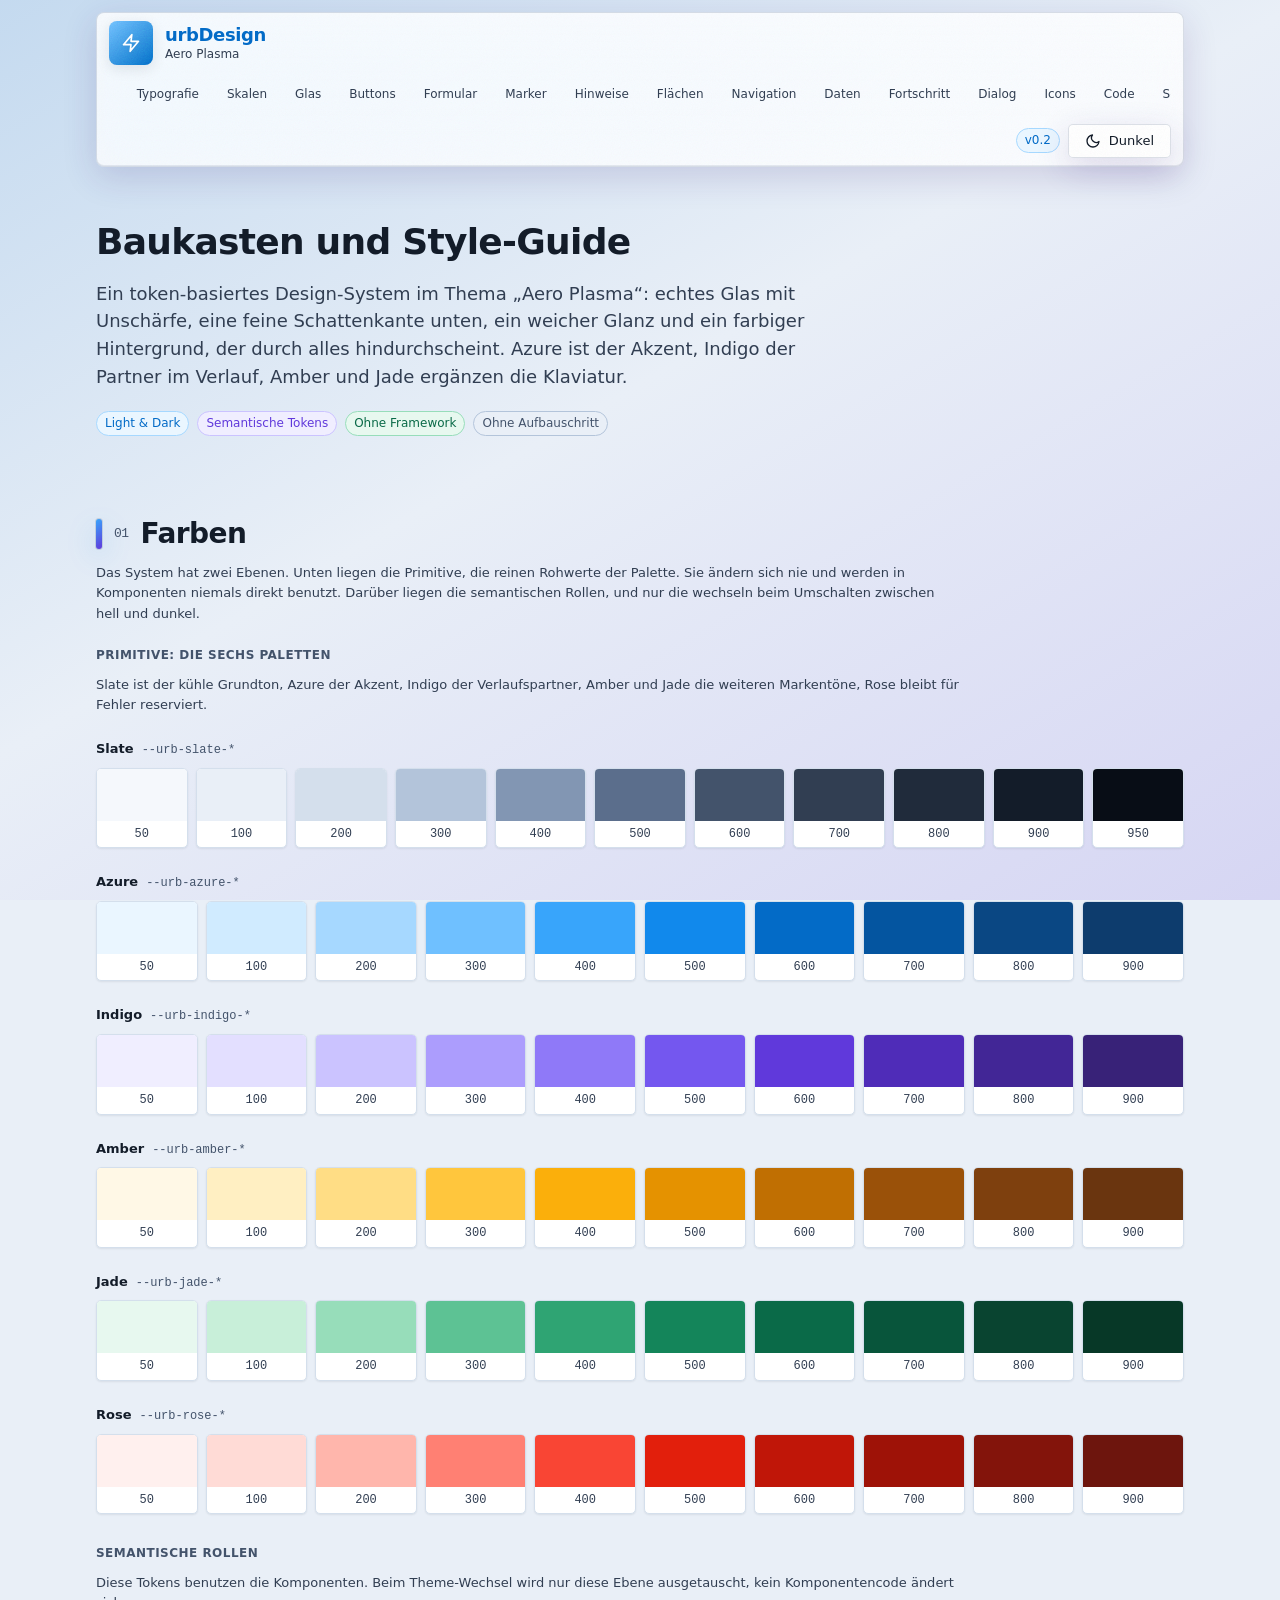
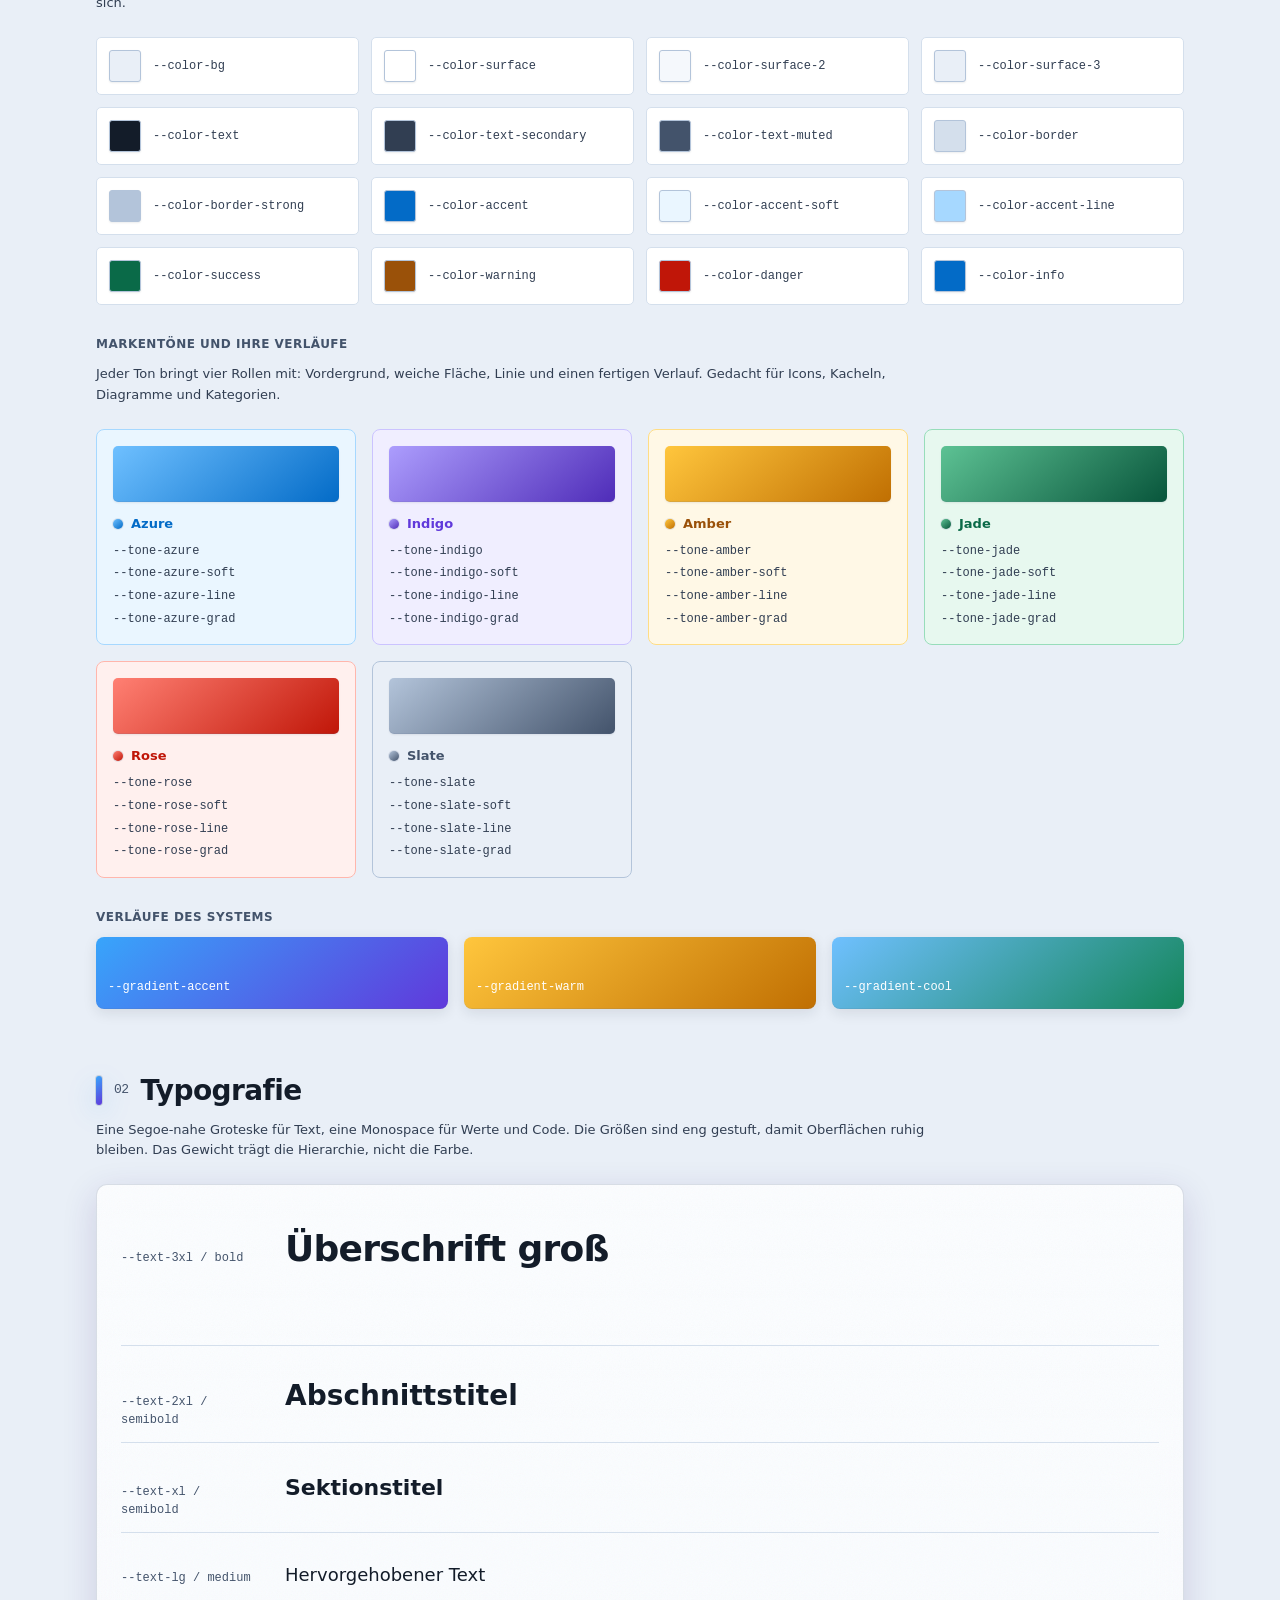
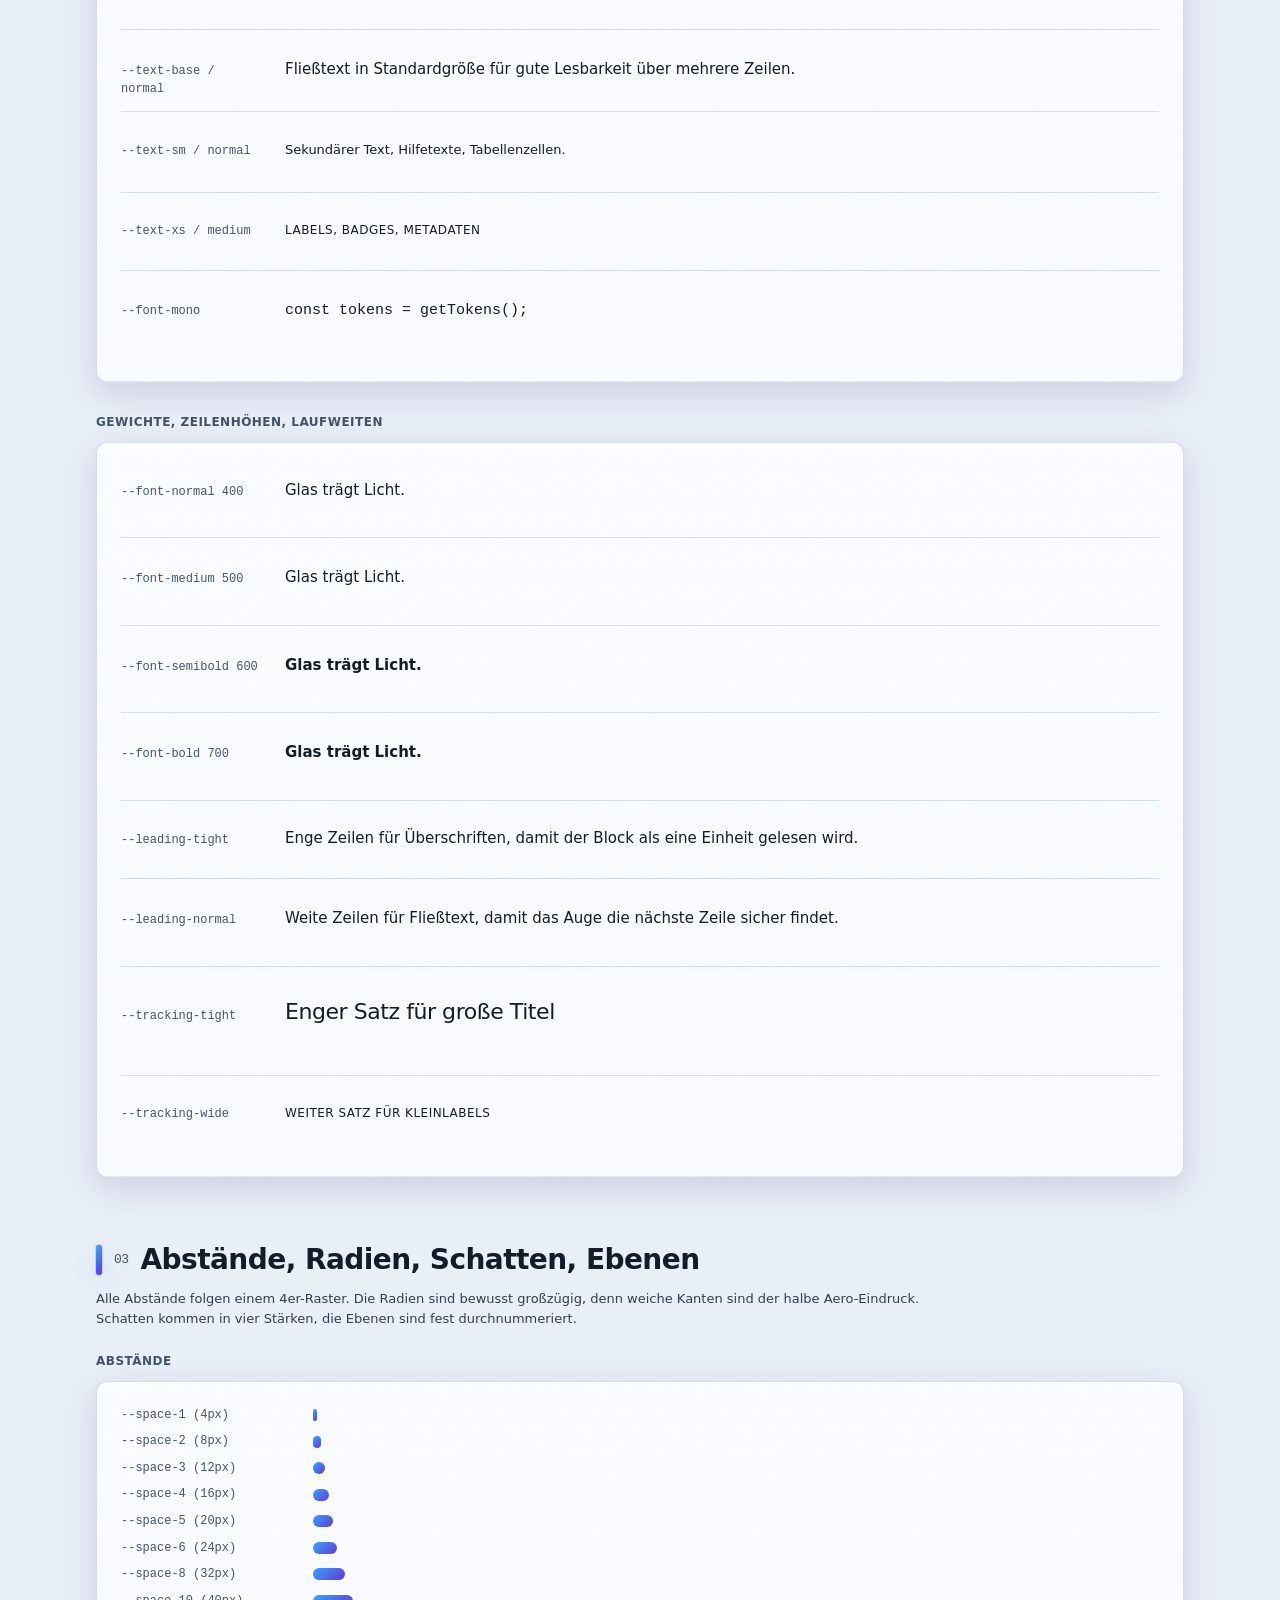
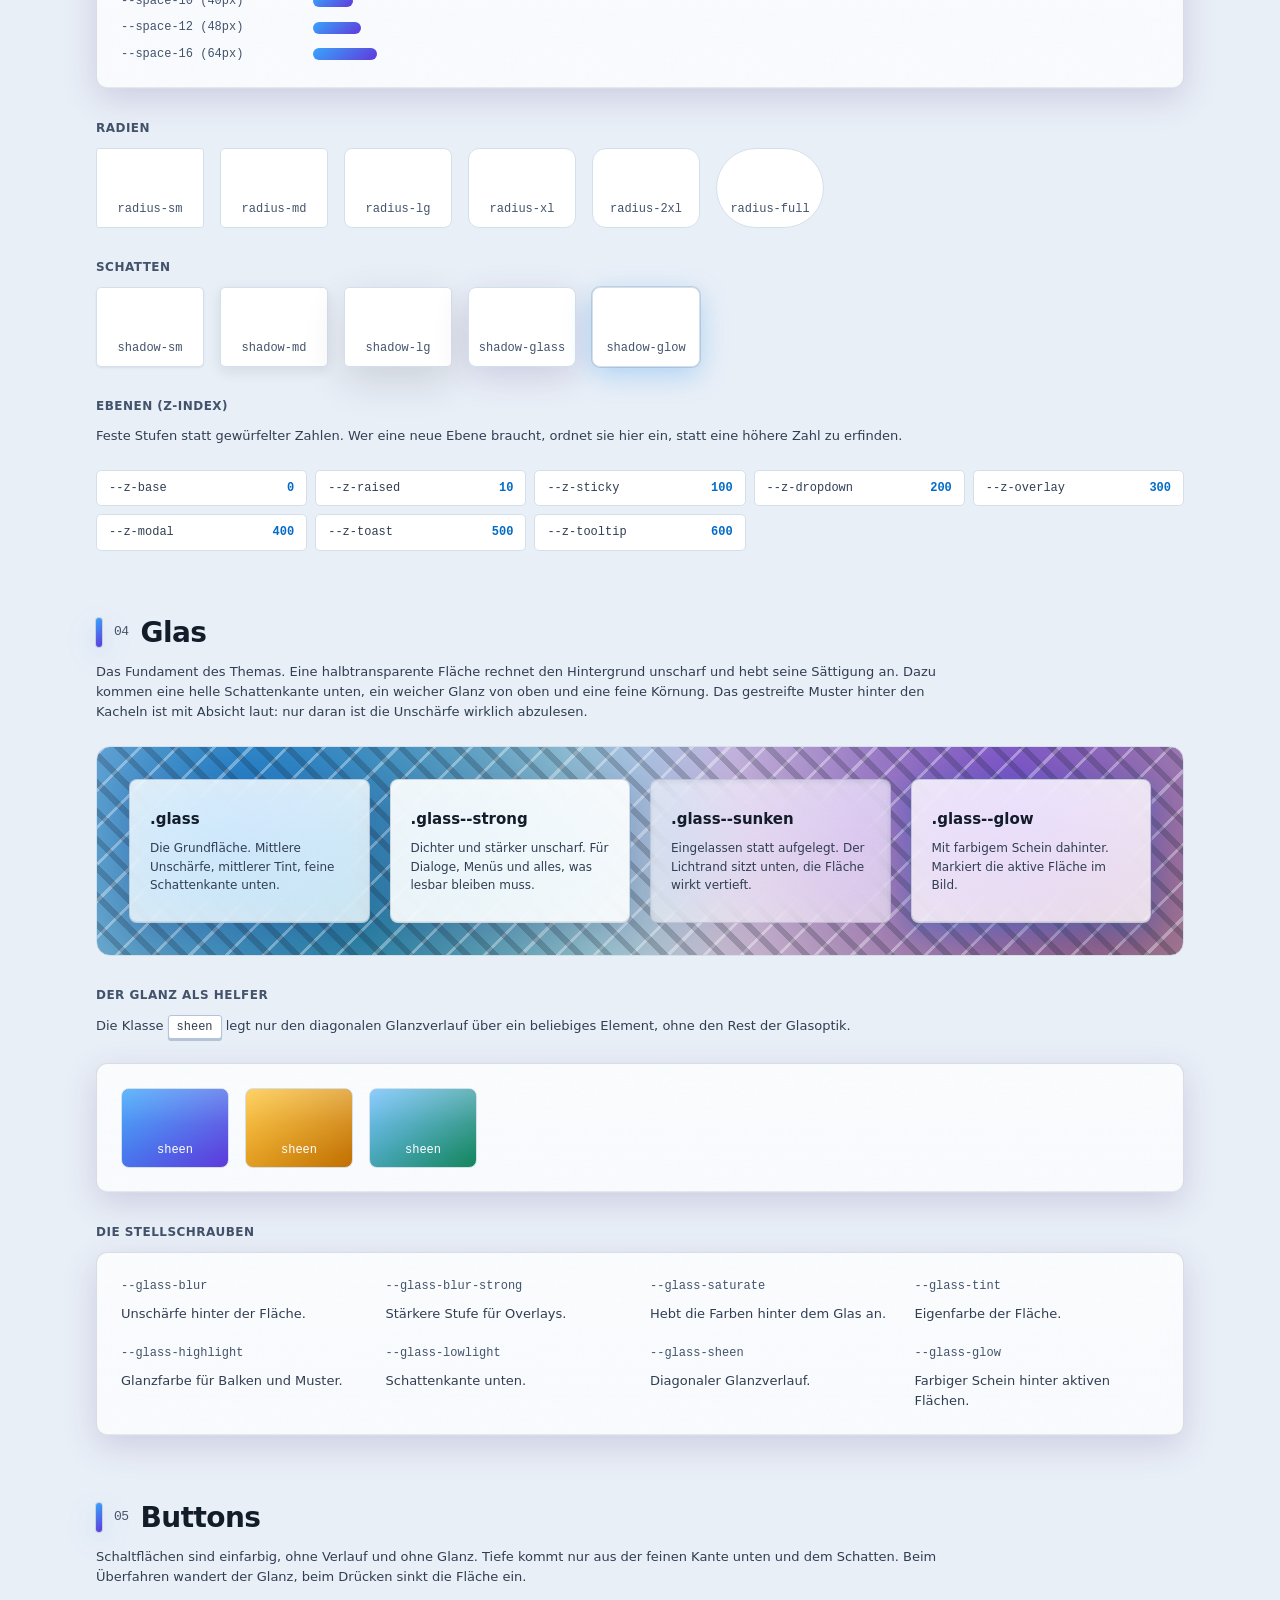
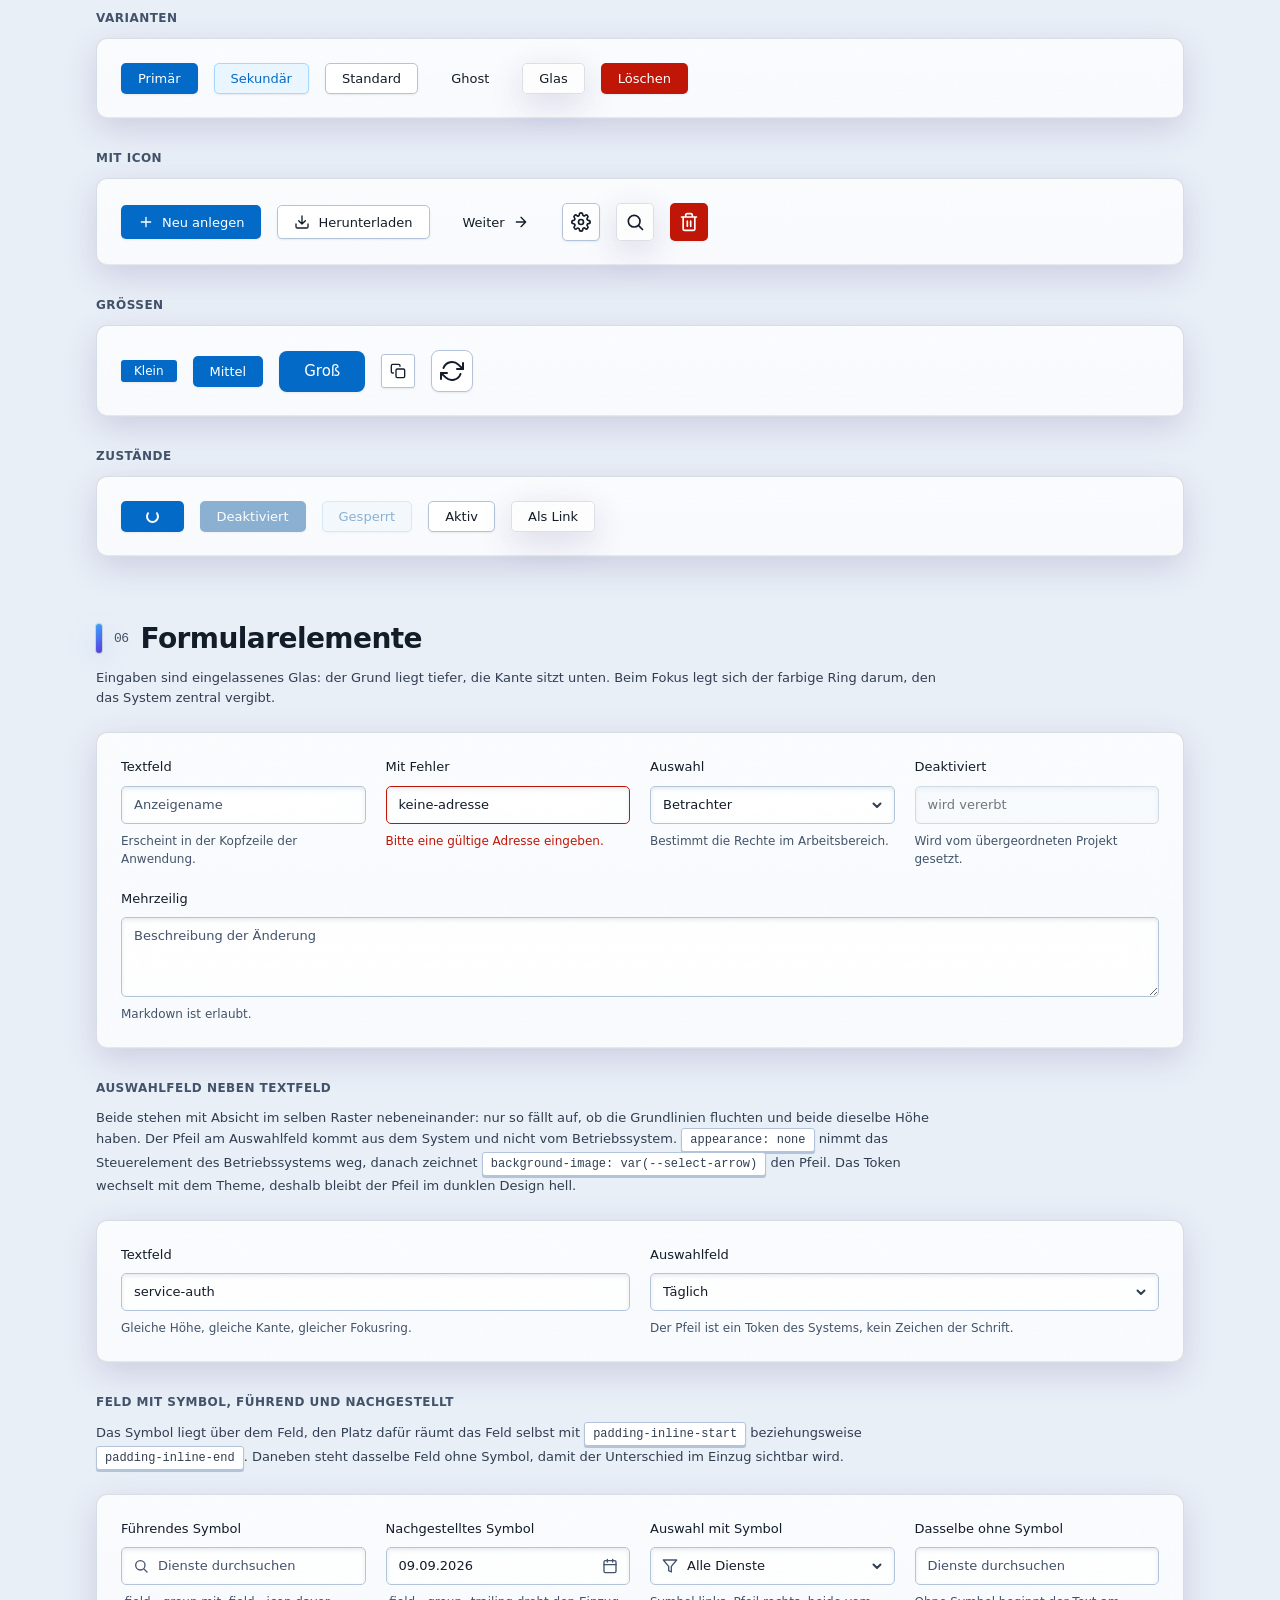
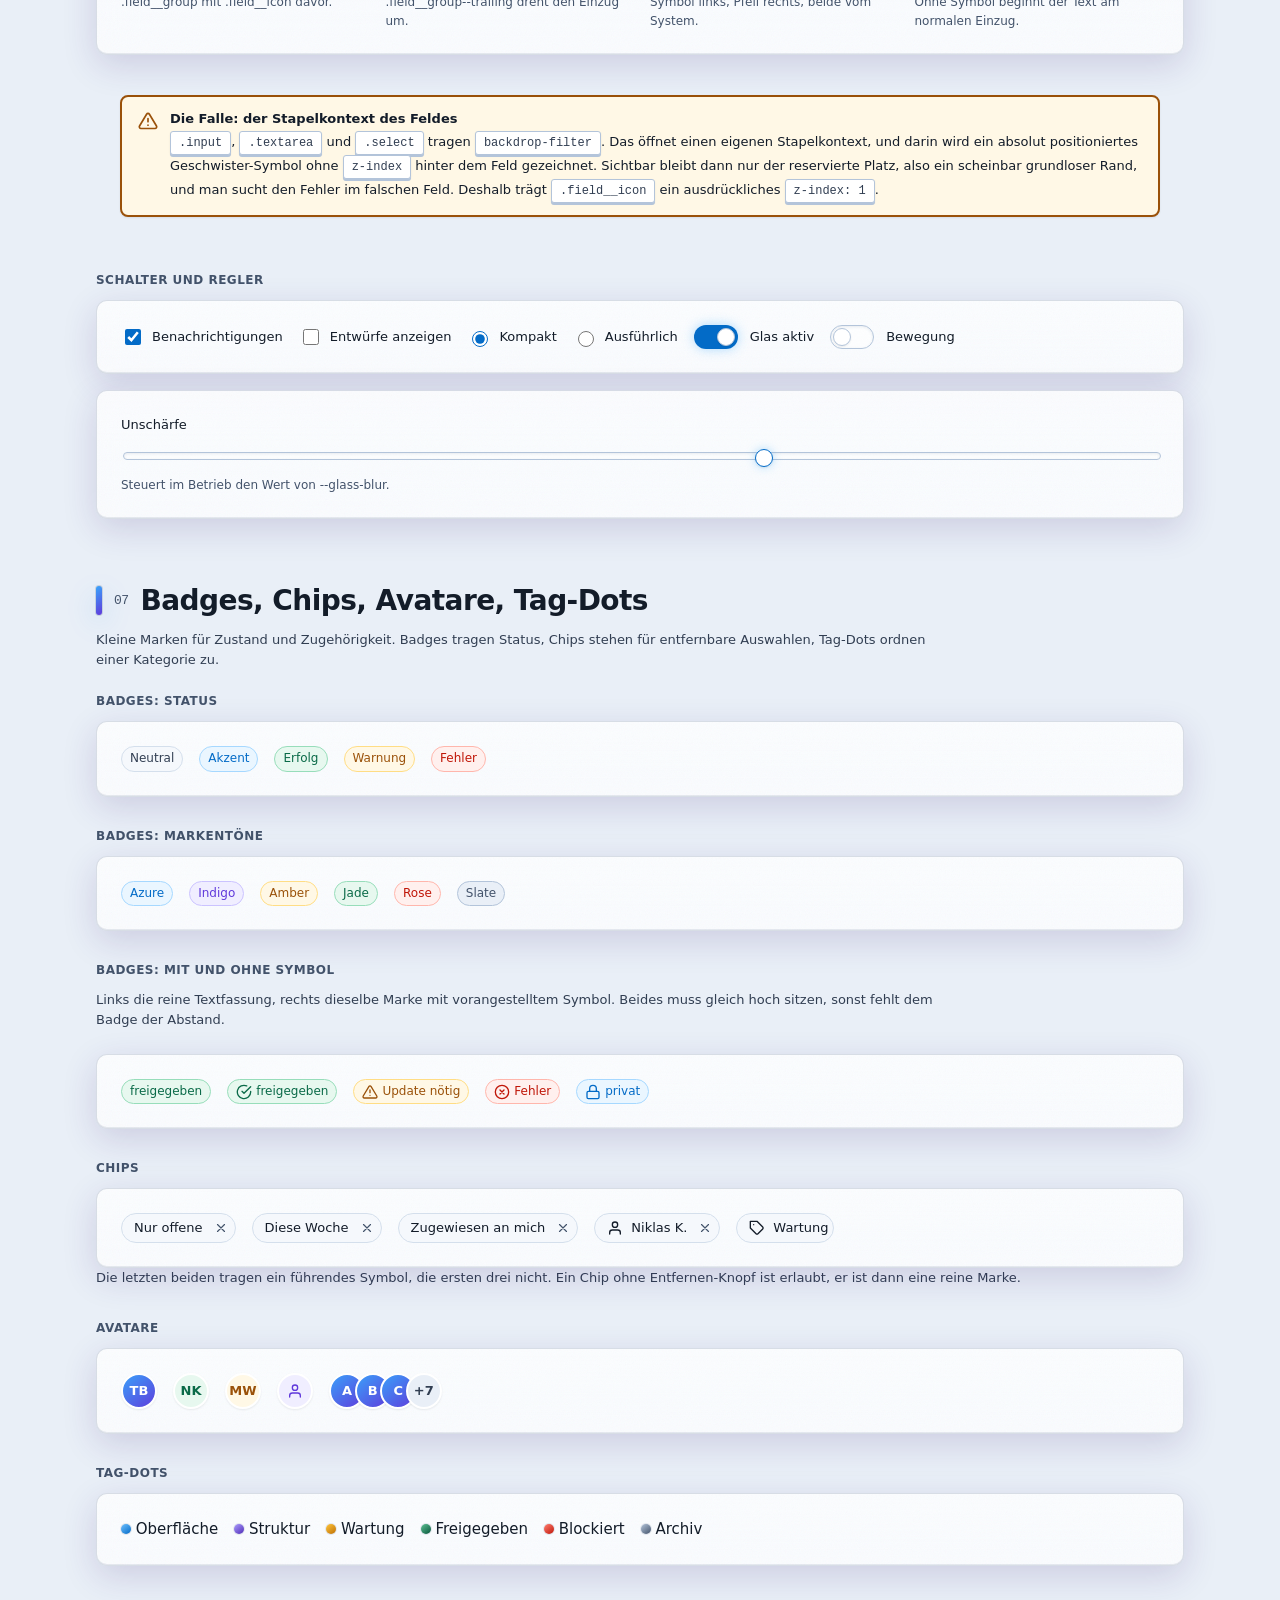
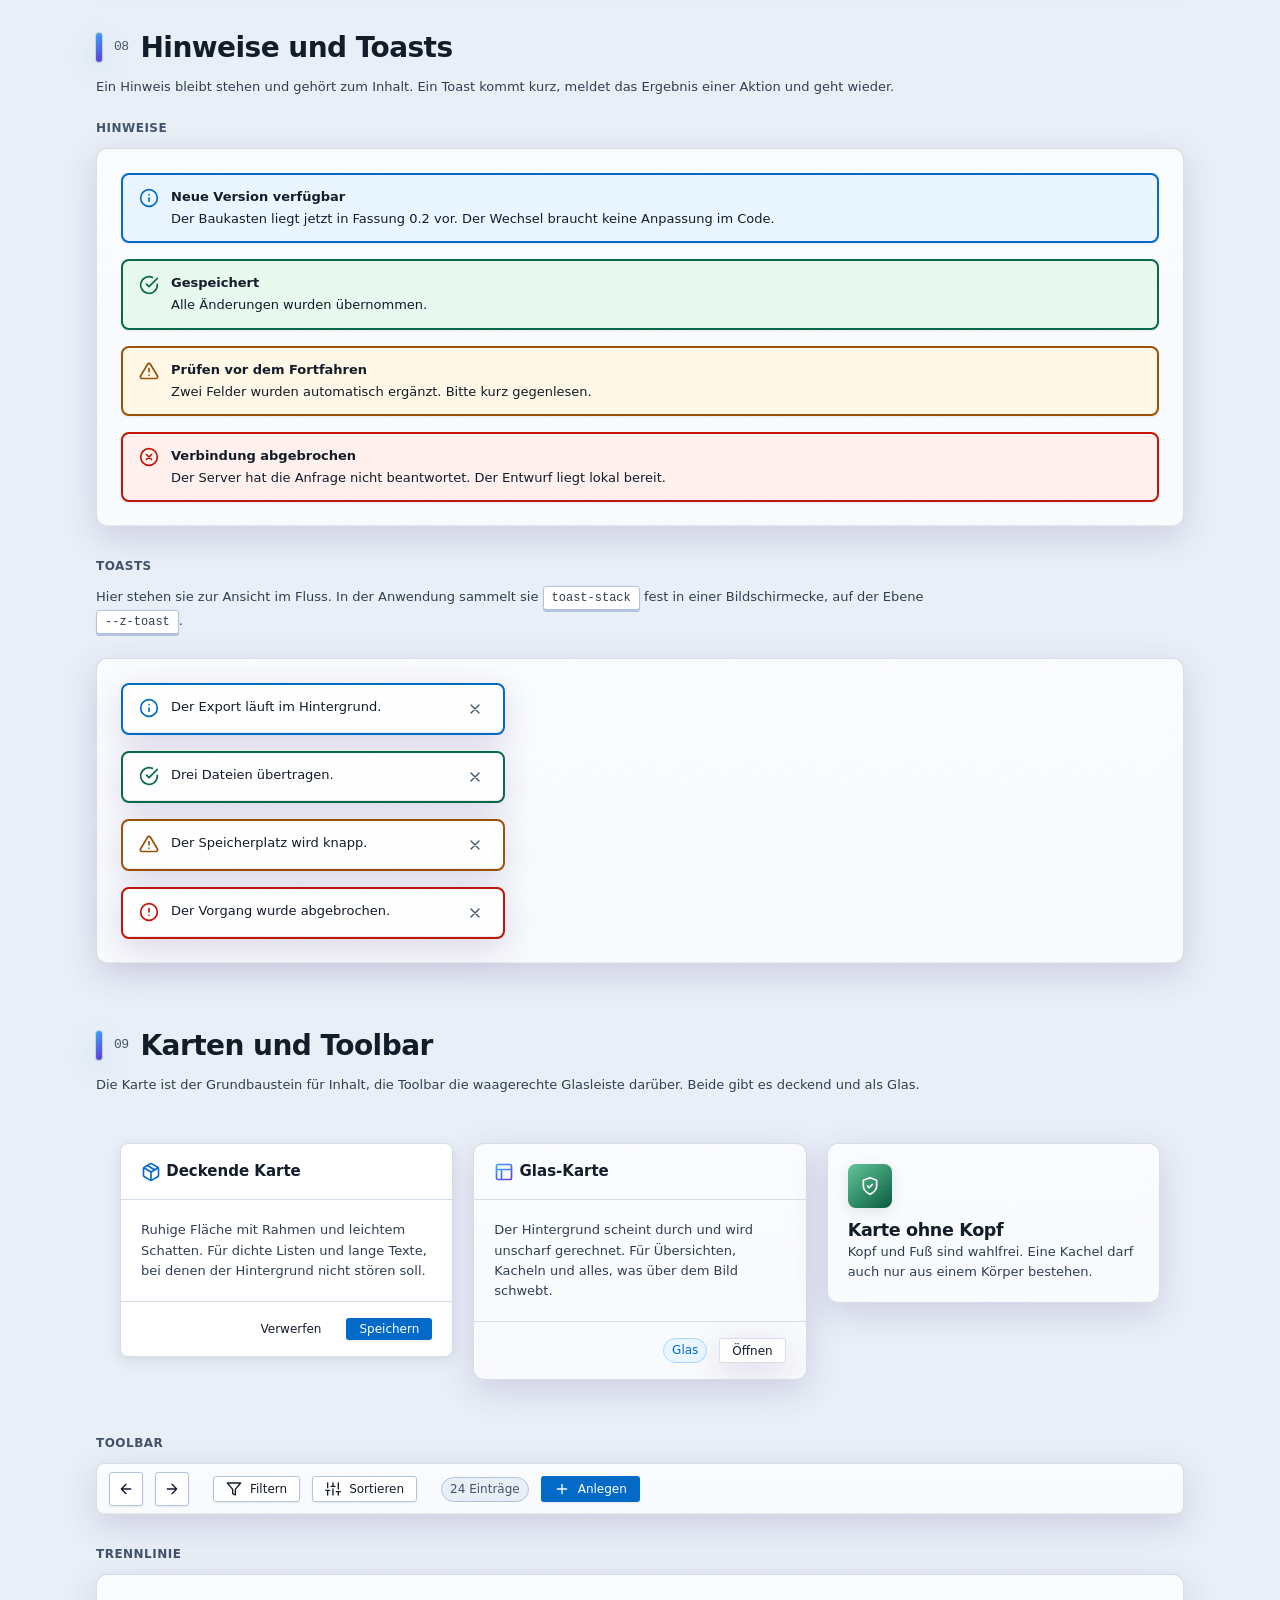
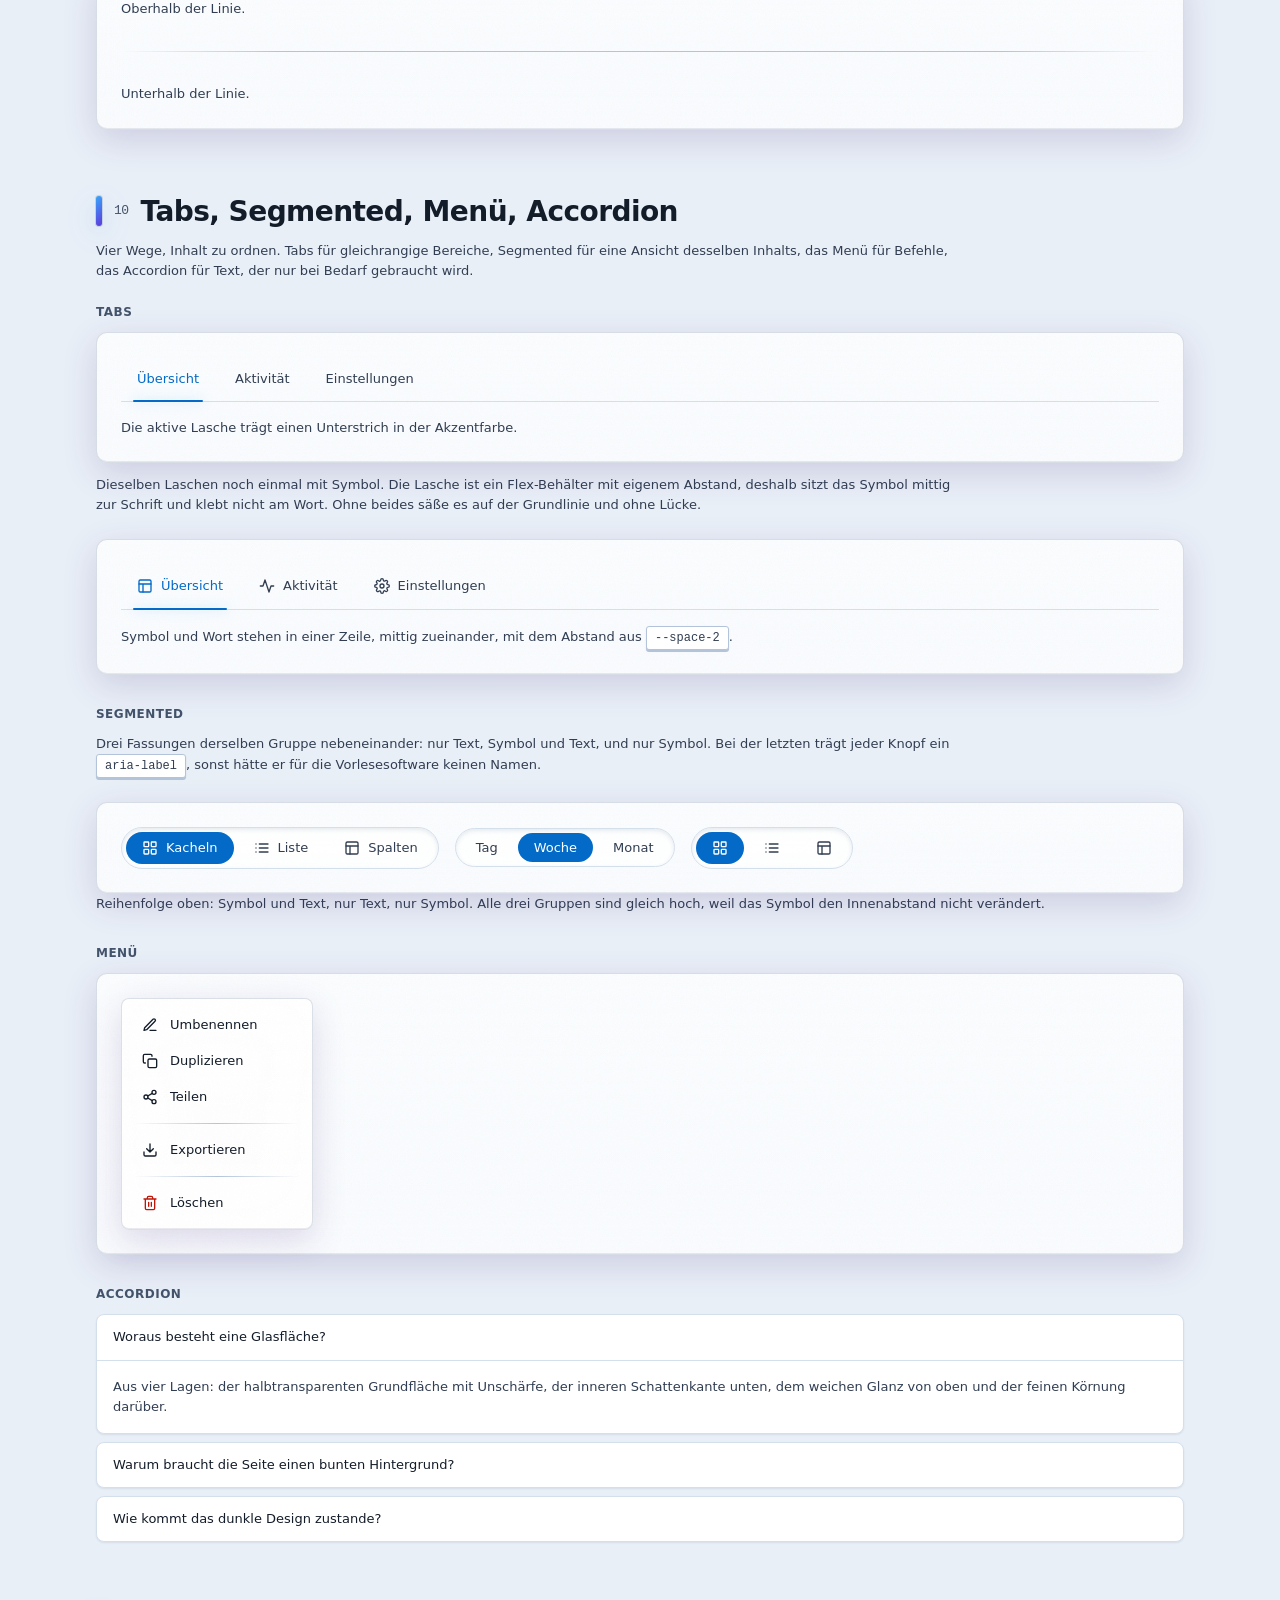
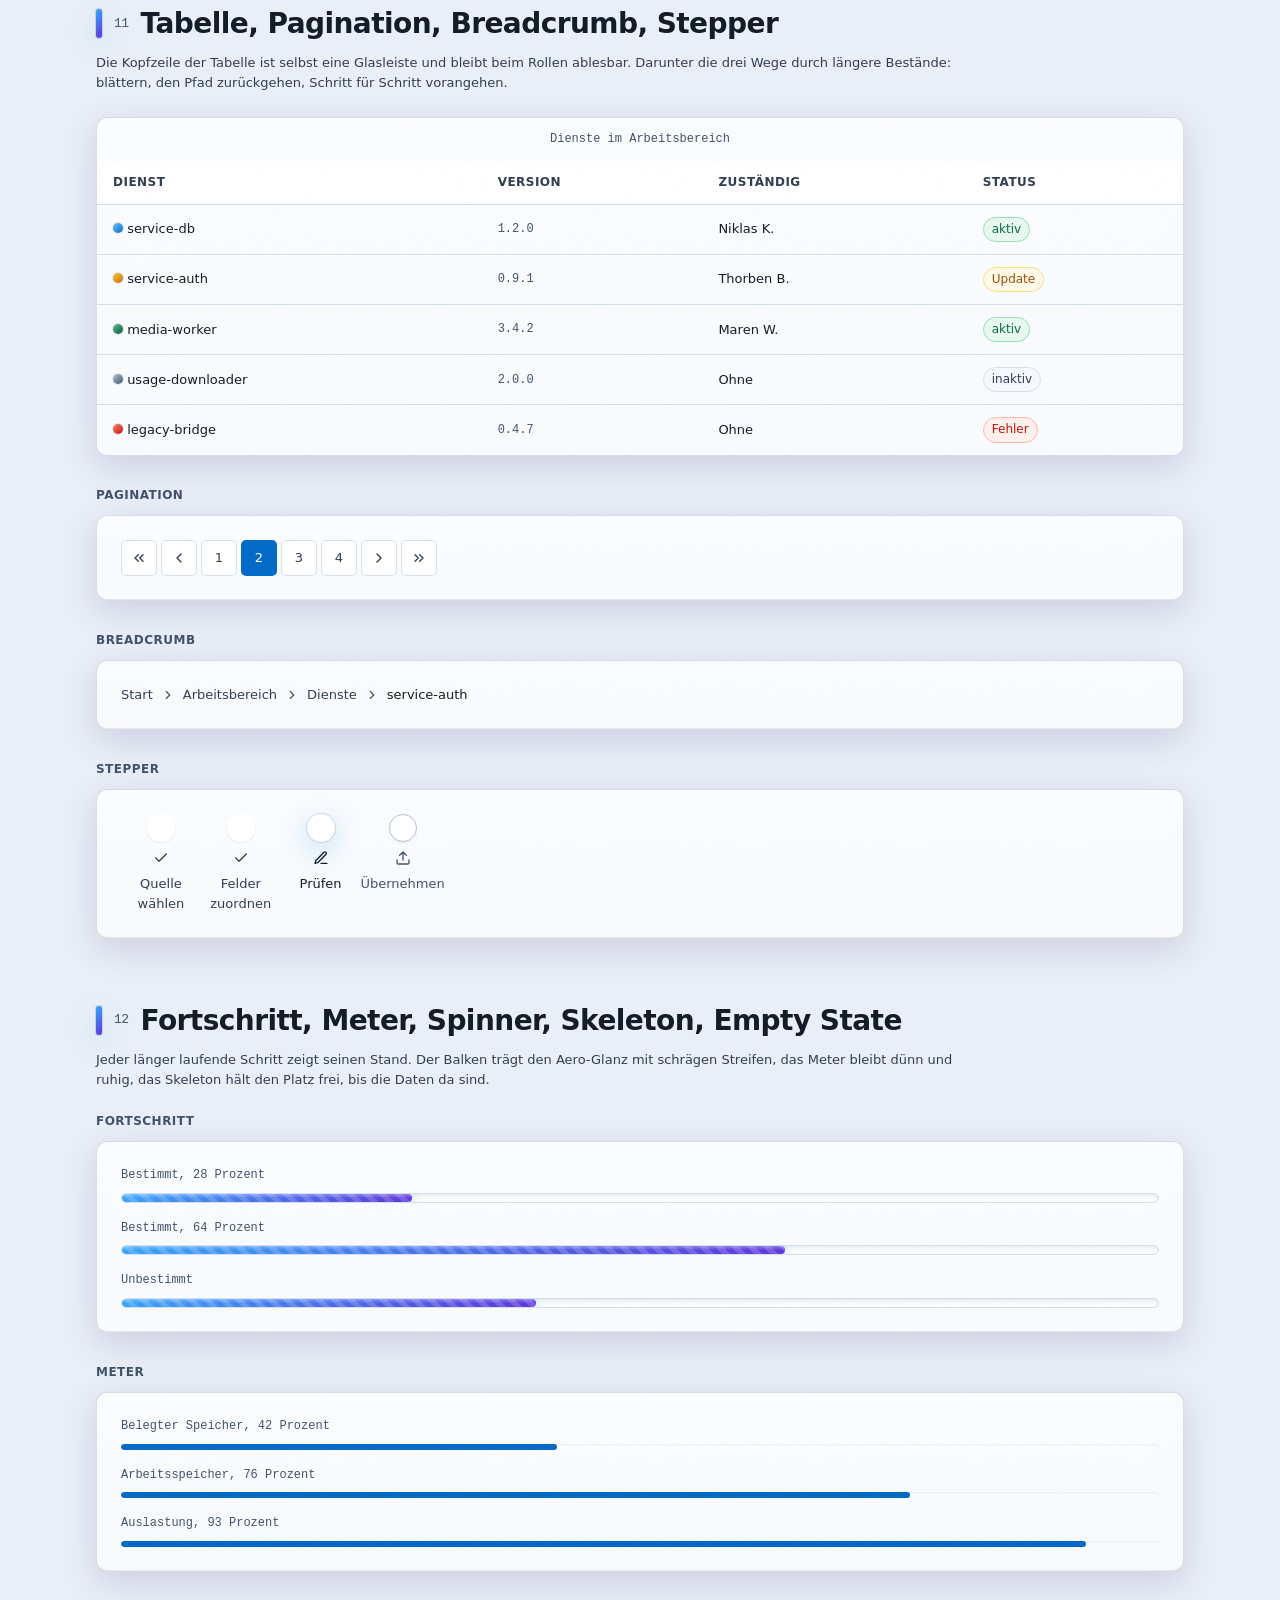
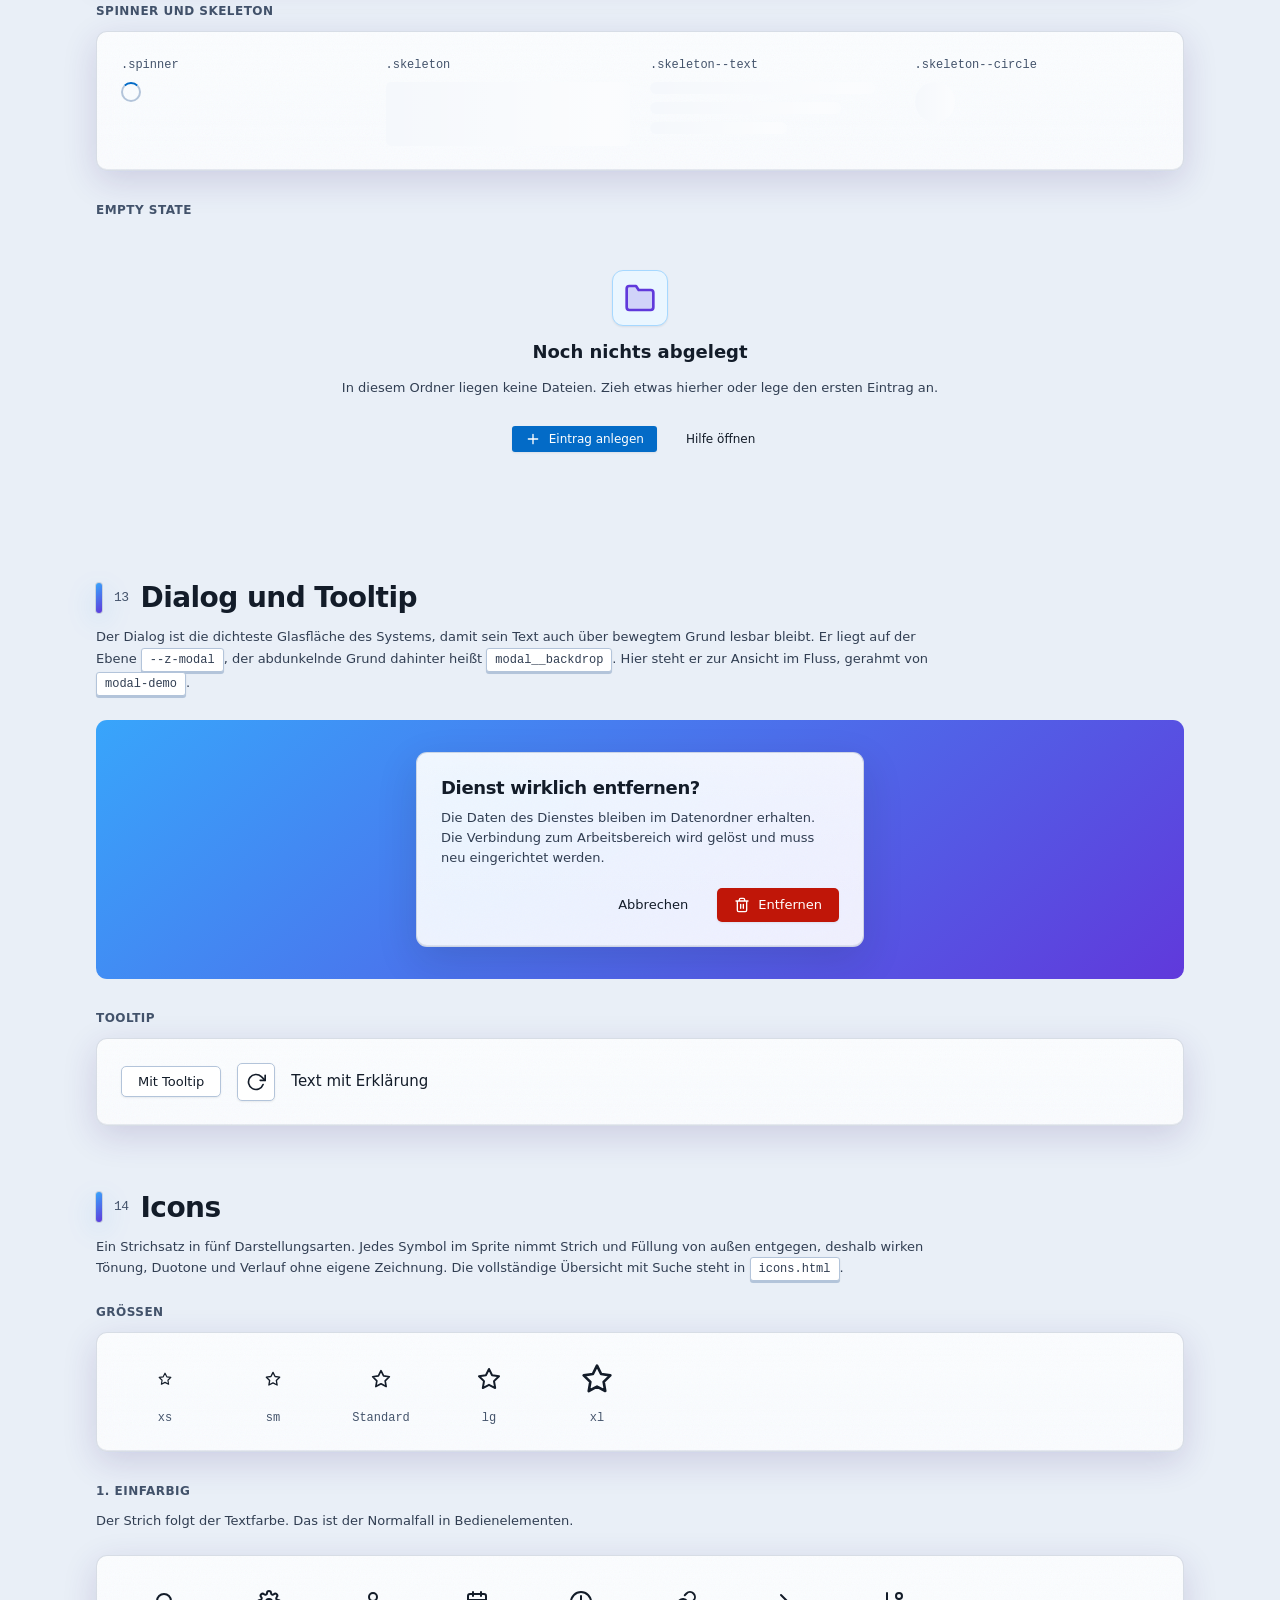
<file: index.html>
<!DOCTYPE html>
<html lang="de">
<head>
  <meta charset="UTF-8">
  <meta name="viewport" content="width=device-width, initial-scale=1.0">
  <title>urbDesign Aero Plasma: Style-Guide</title>

  <!-- Die Reihenfolge der Ebenen steht ganz vorn, damit sie unabhaengig
       davon gilt, in welcher Reihenfolge die Dateien eintreffen. -->
  <style>@layer tokens, base, components, showcase;</style>

  <link rel="stylesheet" href="tokens.css">
  <link rel="stylesheet" href="components.css">
  <link rel="stylesheet" href="showcase.css">

  <!-- Ohne defer, damit das Theme vor dem ersten Bild feststeht. -->
  <script src="theme.js"></script>
</head>
<body>
  <!-- Icon-Sprite, eingesetzt aus icons.svg. Muss im selben Dokument liegen,
       sonst wirken weder --icon-stroke/--icon-fill noch url(#urb-grad-*). -->
<svg xmlns="http://www.w3.org/2000/svg" aria-hidden="true" focusable="false"
     style="position:absolute;width:0;height:0;overflow:hidden">
  <defs>
    <!-- Acht Verlaeufe fuer die Klassen .icon-grad-x (siehe Kopf).
         Richtung: oben links nach unten rechts. -->
    <linearGradient id="urb-grad-azure" x1="0" y1="0" x2="1" y2="1"><!-- Akzentblau -->
      <stop offset="0" stop-color="#6fc0ff"/>
      <stop offset="1" stop-color="#036bc7"/>
    </linearGradient>
    <linearGradient id="urb-grad-indigo" x1="0" y1="0" x2="1" y2="1"><!-- Verlaufspartner -->
      <stop offset="0" stop-color="#ac9dfd"/>
      <stop offset="1" stop-color="#4f2cb8"/>
    </linearGradient>
    <linearGradient id="urb-grad-amber" x1="0" y1="0" x2="1" y2="1"><!-- Warnton -->
      <stop offset="0" stop-color="#ffc63d"/>
      <stop offset="1" stop-color="#c06f02"/>
    </linearGradient>
    <linearGradient id="urb-grad-jade" x1="0" y1="0" x2="1" y2="1"><!-- Erfolgston -->
      <stop offset="0" stop-color="#5dc294"/>
      <stop offset="1" stop-color="#08553b"/>
    </linearGradient>
    <linearGradient id="urb-grad-rose" x1="0" y1="0" x2="1" y2="1"><!-- Fehlerton -->
      <stop offset="0" stop-color="#ff8697"/>
      <stop offset="1" stop-color="#c11739"/>
    </linearGradient>
    <linearGradient id="urb-grad-accent" x1="0" y1="0" x2="1" y2="1"><!-- Azure nach Indigo -->
      <stop offset="0" stop-color="#38a5fb"/>
      <stop offset="1" stop-color="#6039db"/>
    </linearGradient>
    <linearGradient id="urb-grad-warm" x1="0" y1="0" x2="1" y2="1"><!-- Amber nach Rose -->
      <stop offset="0" stop-color="#ffc63d"/>
      <stop offset="1" stop-color="#e42a4c"/>
    </linearGradient>
    <linearGradient id="urb-grad-cool" x1="0" y1="0" x2="1" y2="1"><!-- Azure nach Jade -->
      <stop offset="0" stop-color="#6fc0ff"/>
      <stop offset="1" stop-color="#14855a"/>
    </linearGradient>
  </defs>

  <!-- ============ Pfeile & Navigation ============ -->
  <symbol id="chevron-up" data-cat="Pfeile" data-tone="slate" viewBox="0 0 24 24" fill="var(--icon-fill, none)" stroke="var(--icon-stroke, currentColor)" stroke-width="2" stroke-linecap="round" stroke-linejoin="round"><path d="M18 15l-6-6-6 6"/></symbol>
  <symbol id="chevron-down" data-cat="Pfeile" data-tone="slate" viewBox="0 0 24 24" fill="var(--icon-fill, none)" stroke="var(--icon-stroke, currentColor)" stroke-width="2" stroke-linecap="round" stroke-linejoin="round"><path d="M6 9l6 6 6-6"/></symbol>
  <symbol id="chevron-left" data-cat="Pfeile" data-tone="slate" viewBox="0 0 24 24" fill="var(--icon-fill, none)" stroke="var(--icon-stroke, currentColor)" stroke-width="2" stroke-linecap="round" stroke-linejoin="round"><path d="M15 18l-6-6 6-6"/></symbol>
  <symbol id="chevron-right" data-cat="Pfeile" data-tone="slate" viewBox="0 0 24 24" fill="var(--icon-fill, none)" stroke="var(--icon-stroke, currentColor)" stroke-width="2" stroke-linecap="round" stroke-linejoin="round"><path d="M9 18l6-6-6-6"/></symbol>
  <symbol id="chevrons-left" data-cat="Pfeile" data-tone="slate" viewBox="0 0 24 24" fill="var(--icon-fill, none)" stroke="var(--icon-stroke, currentColor)" stroke-width="2" stroke-linecap="round" stroke-linejoin="round"><path d="M11 17l-5-5 5-5M18 17l-5-5 5-5"/></symbol>
  <symbol id="chevrons-right" data-cat="Pfeile" data-tone="slate" viewBox="0 0 24 24" fill="var(--icon-fill, none)" stroke="var(--icon-stroke, currentColor)" stroke-width="2" stroke-linecap="round" stroke-linejoin="round"><path d="M13 17l5-5-5-5M6 17l5-5-5-5"/></symbol>
  <symbol id="arrow-up" data-cat="Pfeile" data-tone="slate" viewBox="0 0 24 24" fill="var(--icon-fill, none)" stroke="var(--icon-stroke, currentColor)" stroke-width="2" stroke-linecap="round" stroke-linejoin="round"><path d="M12 19V5M5 12l7-7 7 7"/></symbol>
  <symbol id="arrow-down" data-cat="Pfeile" data-tone="slate" viewBox="0 0 24 24" fill="var(--icon-fill, none)" stroke="var(--icon-stroke, currentColor)" stroke-width="2" stroke-linecap="round" stroke-linejoin="round"><path d="M12 5v14M19 12l-7 7-7-7"/></symbol>
  <symbol id="arrow-left" data-cat="Pfeile" data-tone="slate" viewBox="0 0 24 24" fill="var(--icon-fill, none)" stroke="var(--icon-stroke, currentColor)" stroke-width="2" stroke-linecap="round" stroke-linejoin="round"><path d="M19 12H5M12 19l-7-7 7-7"/></symbol>
  <symbol id="arrow-right" data-cat="Pfeile" data-tone="slate" viewBox="0 0 24 24" fill="var(--icon-fill, none)" stroke="var(--icon-stroke, currentColor)" stroke-width="2" stroke-linecap="round" stroke-linejoin="round"><path d="M5 12h14M12 5l7 7-7 7"/></symbol>
  <symbol id="external-link" data-cat="Pfeile" data-tone="slate" viewBox="0 0 24 24" fill="var(--icon-fill, none)" stroke="var(--icon-stroke, currentColor)" stroke-width="2" stroke-linecap="round" stroke-linejoin="round"><path d="M18 13v6a2 2 0 0 1-2 2H5a2 2 0 0 1-2-2V8a2 2 0 0 1 2-2h6M15 3h6v6M10 14 21 3"/></symbol>
  <symbol id="corner-down-right" data-cat="Pfeile" data-tone="slate" viewBox="0 0 24 24" fill="var(--icon-fill, none)" stroke="var(--icon-stroke, currentColor)" stroke-width="2" stroke-linecap="round" stroke-linejoin="round"><path d="M15 10l5 5-5 5M4 4v7a4 4 0 0 0 4 4h12"/></symbol>

  <!-- ============ Aktionen ============ -->
  <symbol id="plus" data-cat="Aktionen" data-tone="azure" viewBox="0 0 24 24" fill="var(--icon-fill, none)" stroke="var(--icon-stroke, currentColor)" stroke-width="2" stroke-linecap="round" stroke-linejoin="round"><path d="M12 5v14M5 12h14"/></symbol>
  <symbol id="minus" data-cat="Aktionen" data-tone="azure" viewBox="0 0 24 24" fill="var(--icon-fill, none)" stroke="var(--icon-stroke, currentColor)" stroke-width="2" stroke-linecap="round" stroke-linejoin="round"><path d="M5 12h14"/></symbol>
  <symbol id="x" data-cat="Aktionen" data-tone="rose" viewBox="0 0 24 24" fill="var(--icon-fill, none)" stroke="var(--icon-stroke, currentColor)" stroke-width="2" stroke-linecap="round" stroke-linejoin="round"><path d="M18 6 6 18M6 6l12 12"/></symbol>
  <symbol id="check" data-cat="Aktionen" data-tone="jade" viewBox="0 0 24 24" fill="var(--icon-fill, none)" stroke="var(--icon-stroke, currentColor)" stroke-width="2" stroke-linecap="round" stroke-linejoin="round"><path d="M20 6 9 17l-5-5"/></symbol>
  <symbol id="plus-circle" data-cat="Aktionen" data-tone="azure" viewBox="0 0 24 24" fill="var(--icon-fill, none)" stroke="var(--icon-stroke, currentColor)" stroke-width="2" stroke-linecap="round" stroke-linejoin="round"><circle cx="12" cy="12" r="10"/><path d="M12 8v8M8 12h8"/></symbol>
  <symbol id="minus-circle" data-cat="Aktionen" data-tone="azure" viewBox="0 0 24 24" fill="var(--icon-fill, none)" stroke="var(--icon-stroke, currentColor)" stroke-width="2" stroke-linecap="round" stroke-linejoin="round"><circle cx="12" cy="12" r="10"/><path d="M8 12h8"/></symbol>
  <symbol id="x-circle" data-cat="Aktionen" data-tone="rose" viewBox="0 0 24 24" fill="var(--icon-fill, none)" stroke="var(--icon-stroke, currentColor)" stroke-width="2" stroke-linecap="round" stroke-linejoin="round"><circle cx="12" cy="12" r="10"/><path d="M15 9l-6 6M9 9l6 6"/></symbol>
  <symbol id="check-circle" data-cat="Aktionen" data-tone="jade" viewBox="0 0 24 24" fill="var(--icon-fill, none)" stroke="var(--icon-stroke, currentColor)" stroke-width="2" stroke-linecap="round" stroke-linejoin="round"><path d="M22 11.08V12a10 10 0 1 1-5.93-9.14"/><path d="M22 4 12 14.01l-3-3"/></symbol>
  <symbol id="search" data-cat="Aktionen" data-tone="azure" viewBox="0 0 24 24" fill="var(--icon-fill, none)" stroke="var(--icon-stroke, currentColor)" stroke-width="2" stroke-linecap="round" stroke-linejoin="round"><circle cx="11" cy="11" r="7"/><path d="M21 21l-4.3-4.3"/></symbol>
  <symbol id="edit" data-cat="Aktionen" data-tone="azure" viewBox="0 0 24 24" fill="var(--icon-fill, none)" stroke="var(--icon-stroke, currentColor)" stroke-width="2" stroke-linecap="round" stroke-linejoin="round"><path d="M12 20h9M16.5 3.5a2.12 2.12 0 0 1 3 3L7 19l-4 1 1-4z"/></symbol>
  <symbol id="trash" data-cat="Aktionen" data-tone="rose" viewBox="0 0 24 24" fill="var(--icon-fill, none)" stroke="var(--icon-stroke, currentColor)" stroke-width="2" stroke-linecap="round" stroke-linejoin="round"><path d="M3 6h18M19 6v14a2 2 0 0 1-2 2H7a2 2 0 0 1-2-2V6M8 6V4a2 2 0 0 1 2-2h4a2 2 0 0 1 2 2v2M10 11v6M14 11v6"/></symbol>
  <symbol id="copy" data-cat="Aktionen" data-tone="azure" viewBox="0 0 24 24" fill="var(--icon-fill, none)" stroke="var(--icon-stroke, currentColor)" stroke-width="2" stroke-linecap="round" stroke-linejoin="round"><rect x="9" y="9" width="13" height="13" rx="2"/><path d="M5 15H4a2 2 0 0 1-2-2V4a2 2 0 0 1 2-2h9a2 2 0 0 1 2 2v1"/></symbol>
  <symbol id="save" data-cat="Aktionen" data-tone="azure" viewBox="0 0 24 24" fill="var(--icon-fill, none)" stroke="var(--icon-stroke, currentColor)" stroke-width="2" stroke-linecap="round" stroke-linejoin="round"><path d="M19 21H5a2 2 0 0 1-2-2V5a2 2 0 0 1 2-2h11l5 5v11a2 2 0 0 1-2 2z"/><path d="M17 21v-8H7v8M7 3v5h8"/></symbol>
  <symbol id="download" data-cat="Aktionen" data-tone="azure" viewBox="0 0 24 24" fill="var(--icon-fill, none)" stroke="var(--icon-stroke, currentColor)" stroke-width="2" stroke-linecap="round" stroke-linejoin="round"><path d="M21 15v4a2 2 0 0 1-2 2H5a2 2 0 0 1-2-2v-4M7 10l5 5 5-5M12 15V3"/></symbol>
  <symbol id="upload" data-cat="Aktionen" data-tone="azure" viewBox="0 0 24 24" fill="var(--icon-fill, none)" stroke="var(--icon-stroke, currentColor)" stroke-width="2" stroke-linecap="round" stroke-linejoin="round"><path d="M21 15v4a2 2 0 0 1-2 2H5a2 2 0 0 1-2-2v-4M17 8l-5-5-5 5M12 3v12"/></symbol>
  <symbol id="refresh" data-cat="Aktionen" data-tone="azure" viewBox="0 0 24 24" fill="var(--icon-fill, none)" stroke="var(--icon-stroke, currentColor)" stroke-width="2" stroke-linecap="round" stroke-linejoin="round"><path d="M23 4v6h-6M1 20v-6h6"/><path d="M3.51 9a9 9 0 0 1 14.85-3.36L23 10M1 14l4.64 4.36A9 9 0 0 0 20.49 15"/></symbol>
  <symbol id="rotate-cw" data-cat="Aktionen" data-tone="azure" viewBox="0 0 24 24" fill="var(--icon-fill, none)" stroke="var(--icon-stroke, currentColor)" stroke-width="2" stroke-linecap="round" stroke-linejoin="round"><path d="M23 4v6h-6"/><path d="M20.49 15a9 9 0 1 1-2.12-9.36L23 10"/></symbol>
  <symbol id="filter" data-cat="Aktionen" data-tone="azure" viewBox="0 0 24 24" fill="var(--icon-fill, none)" stroke="var(--icon-stroke, currentColor)" stroke-width="2" stroke-linecap="round" stroke-linejoin="round"><path d="M22 3H2l8 9.46V19l4 2v-8.54z"/></symbol>
  <symbol id="share" data-cat="Aktionen" data-tone="azure" viewBox="0 0 24 24" fill="var(--icon-fill, none)" stroke="var(--icon-stroke, currentColor)" stroke-width="2" stroke-linecap="round" stroke-linejoin="round"><circle cx="18" cy="5" r="3"/><circle cx="6" cy="12" r="3"/><circle cx="18" cy="19" r="3"/><path d="M8.59 13.51l6.83 3.98M15.41 6.51l-6.82 3.98"/></symbol>
  <symbol id="link" data-cat="Aktionen" data-tone="azure" viewBox="0 0 24 24" fill="var(--icon-fill, none)" stroke="var(--icon-stroke, currentColor)" stroke-width="2" stroke-linecap="round" stroke-linejoin="round"><path d="M10 13a5 5 0 0 0 7.54.54l3-3a5 5 0 0 0-7.07-7.07l-1.72 1.71"/><path d="M14 11a5 5 0 0 0-7.54-.54l-3 3a5 5 0 0 0 7.07 7.07l1.71-1.71"/></symbol>
  <symbol id="paperclip" data-cat="Aktionen" data-tone="azure" viewBox="0 0 24 24" fill="var(--icon-fill, none)" stroke="var(--icon-stroke, currentColor)" stroke-width="2" stroke-linecap="round" stroke-linejoin="round"><path d="M21.44 11.05l-9.19 9.19a6 6 0 0 1-8.49-8.49l9.19-9.19a4 4 0 0 1 5.66 5.66l-9.2 9.19a2 2 0 0 1-2.83-2.83l8.49-8.48"/></symbol>
  <symbol id="send" data-cat="Aktionen" data-tone="azure" viewBox="0 0 24 24" fill="var(--icon-fill, none)" stroke="var(--icon-stroke, currentColor)" stroke-width="2" stroke-linecap="round" stroke-linejoin="round"><path d="M22 2 11 13M22 2l-7 20-4-9-9-4z"/></symbol>
  <symbol id="replay" data-cat="Aktionen" data-tone="azure" viewBox="0 0 24 24" fill="var(--icon-fill, none)" stroke="var(--icon-stroke, currentColor)" stroke-width="2" stroke-linecap="round" stroke-linejoin="round"><path d="M1 4v6h6"/><path d="M3.51 15a9 9 0 1 0 2.13-9.36L1 10"/></symbol>
  <symbol id="pin" data-cat="Aktionen" data-tone="azure" viewBox="0 0 24 24" fill="var(--icon-fill, none)" stroke="var(--icon-stroke, currentColor)" stroke-width="2" stroke-linecap="round" stroke-linejoin="round"><path d="M12 17v5"/><path d="M9 10.76a2 2 0 0 1-1.11 1.79l-1.78.9A2 2 0 0 0 5 15.24V16a1 1 0 0 0 1 1h12a1 1 0 0 0 1-1v-.76a2 2 0 0 0-1.11-1.79l-1.78-.9A2 2 0 0 1 15 10.76V7a1 1 0 0 1 1-1 2 2 0 0 0 0-4H8a2 2 0 0 0 0 4 1 1 0 0 1 1 1z"/></symbol>
  <symbol id="unpin" data-cat="Aktionen" data-tone="azure" viewBox="0 0 24 24" fill="var(--icon-fill, none)" stroke="var(--icon-stroke, currentColor)" stroke-width="2" stroke-linecap="round" stroke-linejoin="round"><path d="M12 17v5"/><path d="M9 10.76a2 2 0 0 1-1.11 1.79l-1.78.9A2 2 0 0 0 5 15.24V16a1 1 0 0 0 1 1h12a1 1 0 0 0 1-1v-.76a2 2 0 0 0-1.11-1.79l-1.78-.9A2 2 0 0 1 15 10.76V7a1 1 0 0 1 1-1 2 2 0 0 0 0-4H8a2 2 0 0 0 0 4 1 1 0 0 1 1 1z"/><path d="M2 2l20 20"/></symbol>
  <symbol id="move" data-cat="Aktionen" data-tone="azure" viewBox="0 0 24 24" fill="var(--icon-fill, none)" stroke="var(--icon-stroke, currentColor)" stroke-width="2" stroke-linecap="round" stroke-linejoin="round"><path d="M5 9l-3 3 3 3M9 5l3-3 3 3M15 19l-3 3-3-3M19 9l3 3-3 3M2 12h20M12 2v20"/></symbol>
  <symbol id="crop" data-cat="Aktionen" data-tone="azure" viewBox="0 0 24 24" fill="var(--icon-fill, none)" stroke="var(--icon-stroke, currentColor)" stroke-width="2" stroke-linecap="round" stroke-linejoin="round"><path d="M6.13 1L6 16a2 2 0 0 0 2 2h15"/><path d="M1 6.13L16 6a2 2 0 0 1 2 2v15"/></symbol>
  <symbol id="undo" data-cat="Aktionen" data-tone="azure" viewBox="0 0 24 24" fill="var(--icon-fill, none)" stroke="var(--icon-stroke, currentColor)" stroke-width="2" stroke-linecap="round" stroke-linejoin="round"><path d="M9 14L4 9l5-5"/><path d="M4 9h11a5 5 0 0 1 0 10h-4"/></symbol>
  <symbol id="redo" data-cat="Aktionen" data-tone="azure" viewBox="0 0 24 24" fill="var(--icon-fill, none)" stroke="var(--icon-stroke, currentColor)" stroke-width="2" stroke-linecap="round" stroke-linejoin="round"><path d="M15 14l5-5-5-5"/><path d="M20 9H9a5 5 0 0 0 0 10h4"/></symbol>

  <!-- ============ Oberflaeche / Ansicht ============ -->
  <symbol id="menu" data-cat="Oberflaeche" data-tone="indigo" viewBox="0 0 24 24" fill="var(--icon-fill, none)" stroke="var(--icon-stroke, currentColor)" stroke-width="2" stroke-linecap="round" stroke-linejoin="round"><path d="M3 6h18M3 12h18M3 18h18"/></symbol>
  <symbol id="more-horizontal" data-cat="Oberflaeche" data-tone="indigo" viewBox="0 0 24 24" fill="var(--icon-fill, none)" stroke="var(--icon-stroke, currentColor)" stroke-width="2"><circle cx="12" cy="12" r="1" fill="var(--icon-stroke, currentColor)" stroke="none"/><circle cx="19" cy="12" r="1" fill="var(--icon-stroke, currentColor)" stroke="none"/><circle cx="5" cy="12" r="1" fill="var(--icon-stroke, currentColor)" stroke="none"/></symbol>
  <symbol id="more-vertical" data-cat="Oberflaeche" data-tone="indigo" viewBox="0 0 24 24" fill="var(--icon-fill, none)" stroke="var(--icon-stroke, currentColor)" stroke-width="2"><circle cx="12" cy="12" r="1" fill="var(--icon-stroke, currentColor)" stroke="none"/><circle cx="12" cy="5" r="1" fill="var(--icon-stroke, currentColor)" stroke="none"/><circle cx="12" cy="19" r="1" fill="var(--icon-stroke, currentColor)" stroke="none"/></symbol>
  <symbol id="grid" data-cat="Oberflaeche" data-tone="indigo" viewBox="0 0 24 24" fill="var(--icon-fill, none)" stroke="var(--icon-stroke, currentColor)" stroke-width="2" stroke-linecap="round" stroke-linejoin="round"><rect x="3" y="3" width="7" height="7" rx="1"/><rect x="14" y="3" width="7" height="7" rx="1"/><rect x="14" y="14" width="7" height="7" rx="1"/><rect x="3" y="14" width="7" height="7" rx="1"/></symbol>
  <symbol id="list" data-cat="Oberflaeche" data-tone="indigo" viewBox="0 0 24 24" fill="var(--icon-fill, none)" stroke="var(--icon-stroke, currentColor)" stroke-width="2" stroke-linecap="round" stroke-linejoin="round"><path d="M8 6h13M8 12h13M8 18h13M3 6h.01M3 12h.01M3 18h.01"/></symbol>
  <symbol id="layout" data-cat="Oberflaeche" data-tone="indigo" viewBox="0 0 24 24" fill="var(--icon-fill, none)" stroke="var(--icon-stroke, currentColor)" stroke-width="2" stroke-linecap="round" stroke-linejoin="round"><rect x="3" y="3" width="18" height="18" rx="2"/><path d="M3 9h18M9 21V9"/></symbol>
  <symbol id="sidebar" data-cat="Oberflaeche" data-tone="indigo" viewBox="0 0 24 24" fill="var(--icon-fill, none)" stroke="var(--icon-stroke, currentColor)" stroke-width="2" stroke-linecap="round" stroke-linejoin="round"><rect x="3" y="3" width="18" height="18" rx="2"/><path d="M9 3v18"/></symbol>
  <symbol id="maximize" data-cat="Oberflaeche" data-tone="indigo" viewBox="0 0 24 24" fill="var(--icon-fill, none)" stroke="var(--icon-stroke, currentColor)" stroke-width="2" stroke-linecap="round" stroke-linejoin="round"><path d="M8 3H5a2 2 0 0 0-2 2v3M21 8V5a2 2 0 0 0-2-2h-3M16 21h3a2 2 0 0 0 2-2v-3M3 16v3a2 2 0 0 0 2 2h3"/></symbol>
  <symbol id="minimize" data-cat="Oberflaeche" data-tone="indigo" viewBox="0 0 24 24" fill="var(--icon-fill, none)" stroke="var(--icon-stroke, currentColor)" stroke-width="2" stroke-linecap="round" stroke-linejoin="round"><path d="M8 3v3a2 2 0 0 1-2 2H3M21 8h-3a2 2 0 0 1-2-2V3M3 16h3a2 2 0 0 1 2 2v3M16 21v-3a2 2 0 0 1 2-2h3"/></symbol>
  <symbol id="settings" data-cat="Oberflaeche" data-tone="indigo" viewBox="0 0 24 24" fill="var(--icon-fill, none)" stroke="var(--icon-stroke, currentColor)" stroke-width="2" stroke-linecap="round" stroke-linejoin="round"><circle cx="12" cy="12" r="3"/><path d="M19.4 15a1.65 1.65 0 0 0 .33 1.82l.06.06a2 2 0 0 1-2.83 2.83l-.06-.06a1.65 1.65 0 0 0-1.82-.33 1.65 1.65 0 0 0-1 1.51V21a2 2 0 0 1-4 0v-.09A1.65 1.65 0 0 0 9 19.4a1.65 1.65 0 0 0-1.82.33l-.06.06a2 2 0 0 1-2.83-2.83l.06-.06a1.65 1.65 0 0 0 .33-1.82 1.65 1.65 0 0 0-1.51-1H3a2 2 0 0 1 0-4h.09A1.65 1.65 0 0 0 4.6 9a1.65 1.65 0 0 0-.33-1.82l-.06-.06a2 2 0 0 1 2.83-2.83l.06.06a1.65 1.65 0 0 0 1.82.33H9a1.65 1.65 0 0 0 1-1.51V3a2 2 0 0 1 4 0v.09a1.65 1.65 0 0 0 1 1.51 1.65 1.65 0 0 0 1.82-.33l.06-.06a2 2 0 0 1 2.83 2.83l-.06.06a1.65 1.65 0 0 0-.33 1.82V9a1.65 1.65 0 0 0 1.51 1H21a2 2 0 0 1 0 4h-.09a1.65 1.65 0 0 0-1.51 1z"/></symbol>
  <symbol id="sliders" data-cat="Oberflaeche" data-tone="indigo" viewBox="0 0 24 24" fill="var(--icon-fill, none)" stroke="var(--icon-stroke, currentColor)" stroke-width="2" stroke-linecap="round" stroke-linejoin="round"><path d="M4 21v-7M4 10V3M12 21v-9M12 8V3M20 21v-5M20 12V3M1 14h6M9 8h6M17 16h6"/></symbol>
  <symbol id="eye" data-cat="Oberflaeche" data-tone="indigo" viewBox="0 0 24 24" fill="var(--icon-fill, none)" stroke="var(--icon-stroke, currentColor)" stroke-width="2" stroke-linecap="round" stroke-linejoin="round"><path d="M1 12s4-8 11-8 11 8 11 8-4 8-11 8-11-8-11-8z"/><circle cx="12" cy="12" r="3"/></symbol>
  <symbol id="eye-off" data-cat="Oberflaeche" data-tone="indigo" viewBox="0 0 24 24" fill="var(--icon-fill, none)" stroke="var(--icon-stroke, currentColor)" stroke-width="2" stroke-linecap="round" stroke-linejoin="round"><path d="M17.94 17.94A10.07 10.07 0 0 1 12 20c-7 0-11-8-11-8a18.45 18.45 0 0 1 5.06-5.94M9.9 4.24A9.12 9.12 0 0 1 12 4c7 0 11 8 11 8a18.5 18.5 0 0 1-2.16 3.19m-6.72-1.07a3 3 0 1 1-4.24-4.24"/><path d="M1 1l22 22"/></symbol>
  <symbol id="sun" data-cat="Oberflaeche" data-tone="amber" viewBox="0 0 24 24" fill="var(--icon-fill, none)" stroke="var(--icon-stroke, currentColor)" stroke-width="2" stroke-linecap="round" stroke-linejoin="round"><circle cx="12" cy="12" r="5"/><path d="M12 1v2M12 21v2M4.22 4.22l1.42 1.42M18.36 18.36l1.42 1.42M1 12h2M21 12h2M4.22 19.78l1.42-1.42M18.36 5.64l1.42-1.42"/></symbol>
  <symbol id="moon" data-cat="Oberflaeche" data-tone="indigo" viewBox="0 0 24 24" fill="var(--icon-fill, none)" stroke="var(--icon-stroke, currentColor)" stroke-width="2" stroke-linecap="round" stroke-linejoin="round"><path d="M21 12.79A9 9 0 1 1 11.21 3 7 7 0 0 0 21 12.79z"/></symbol>
  <symbol id="image" data-cat="Oberflaeche" data-tone="indigo" viewBox="0 0 24 24" fill="var(--icon-fill, none)" stroke="var(--icon-stroke, currentColor)" stroke-width="2" stroke-linecap="round" stroke-linejoin="round"><rect x="3" y="3" width="18" height="18" rx="2"/><circle cx="8.5" cy="8.5" r="1.5"/><path d="M21 15l-5-5L5 21"/></symbol>
  <symbol id="list-ordered" data-cat="Oberflaeche" data-tone="indigo" viewBox="0 0 24 24" fill="var(--icon-fill, none)" stroke="var(--icon-stroke, currentColor)" stroke-width="2" stroke-linecap="round" stroke-linejoin="round"><path d="M10 6h11M10 12h11M10 18h11"/><path d="M3.5 5L5 3.5v5M3.5 8.5h3"/><path d="M3.5 16.9a1.5 1.5 0 1 1 3 .3c0 1.2-3 1.7-3 3.2h3"/></symbol>
  <symbol id="columns" data-cat="Oberflaeche" data-tone="indigo" viewBox="0 0 24 24" fill="var(--icon-fill, none)" stroke="var(--icon-stroke, currentColor)" stroke-width="2" stroke-linecap="round" stroke-linejoin="round"><rect x="3" y="3" width="18" height="18" rx="2"/><path d="M9 3v18M15 3v18"/></symbol>
  <symbol id="sidebar-right" data-cat="Oberflaeche" data-tone="indigo" viewBox="0 0 24 24" fill="var(--icon-fill, none)" stroke="var(--icon-stroke, currentColor)" stroke-width="2" stroke-linecap="round" stroke-linejoin="round"><rect x="3" y="3" width="18" height="18" rx="2"/><path d="M15 3v18"/></symbol>

  <!-- ============ Status & Zustand ============ -->
  <symbol id="info" data-cat="Status" data-tone="azure" viewBox="0 0 24 24" fill="var(--icon-fill, none)" stroke="var(--icon-stroke, currentColor)" stroke-width="2" stroke-linecap="round" stroke-linejoin="round"><circle cx="12" cy="12" r="10"/><path d="M12 16v-4M12 8h.01"/></symbol>
  <symbol id="alert-triangle" data-cat="Status" data-tone="rose" viewBox="0 0 24 24" fill="var(--icon-fill, none)" stroke="var(--icon-stroke, currentColor)" stroke-width="2" stroke-linecap="round" stroke-linejoin="round"><path d="M10.29 3.86 1.82 18a2 2 0 0 0 1.71 3h16.94a2 2 0 0 0 1.71-3L13.71 3.86a2 2 0 0 0-3.42 0z"/><path d="M12 9v4M12 17h.01"/></symbol>
  <symbol id="alert-circle" data-cat="Status" data-tone="rose" viewBox="0 0 24 24" fill="var(--icon-fill, none)" stroke="var(--icon-stroke, currentColor)" stroke-width="2" stroke-linecap="round" stroke-linejoin="round"><circle cx="12" cy="12" r="10"/><path d="M12 8v4M12 16h.01"/></symbol>
  <symbol id="help-circle" data-cat="Status" data-tone="azure" viewBox="0 0 24 24" fill="var(--icon-fill, none)" stroke="var(--icon-stroke, currentColor)" stroke-width="2" stroke-linecap="round" stroke-linejoin="round"><circle cx="12" cy="12" r="10"/><path d="M9.09 9a3 3 0 0 1 5.83 1c0 2-3 3-3 3M12 17h.01"/></symbol>
  <symbol id="bell" data-cat="Status" data-tone="amber" viewBox="0 0 24 24" fill="var(--icon-fill, none)" stroke="var(--icon-stroke, currentColor)" stroke-width="2" stroke-linecap="round" stroke-linejoin="round"><path d="M18 8a6 6 0 0 0-12 0c0 7-3 9-3 9h18s-3-2-3-9"/><path d="M13.73 21a2 2 0 0 1-3.46 0"/></symbol>
  <symbol id="loader" data-cat="Status" data-tone="amber" viewBox="0 0 24 24" fill="var(--icon-fill, none)" stroke="var(--icon-stroke, currentColor)" stroke-width="2" stroke-linecap="round" stroke-linejoin="round"><path d="M12 2v4M12 18v4M4.93 4.93l2.83 2.83M16.24 16.24l2.83 2.83M2 12h4M18 12h4M4.93 19.07l2.83-2.83M16.24 7.76l2.83-2.83"/></symbol>
  <symbol id="check-square" data-cat="Status" data-tone="jade" viewBox="0 0 24 24" fill="var(--icon-fill, none)" stroke="var(--icon-stroke, currentColor)" stroke-width="2" stroke-linecap="round" stroke-linejoin="round"><path d="M9 11l3 3L22 4"/><path d="M21 12v7a2 2 0 0 1-2 2H5a2 2 0 0 1-2-2V5a2 2 0 0 1 2-2h11"/></symbol>
  <symbol id="square" data-cat="Status" data-tone="amber" viewBox="0 0 24 24" fill="var(--icon-fill, none)" stroke="var(--icon-stroke, currentColor)" stroke-width="2" stroke-linecap="round" stroke-linejoin="round"><rect x="3" y="3" width="18" height="18" rx="2"/></symbol>
  <symbol id="circle" data-cat="Status" data-tone="amber" viewBox="0 0 24 24" fill="var(--icon-fill, none)" stroke="var(--icon-stroke, currentColor)" stroke-width="2" stroke-linecap="round" stroke-linejoin="round"><circle cx="12" cy="12" r="10"/></symbol>
  <symbol id="star" data-cat="Status" data-tone="amber" viewBox="0 0 24 24" fill="var(--icon-fill, none)" stroke="var(--icon-stroke, currentColor)" stroke-width="2" stroke-linecap="round" stroke-linejoin="round"><path d="M12 2l3.09 6.26L22 9.27l-5 4.87 1.18 6.88L12 17.77l-6.18 3.25L7 14.14 2 9.27l6.91-1.01z"/></symbol>
  <symbol id="heart" data-cat="Status" data-tone="amber" viewBox="0 0 24 24" fill="var(--icon-fill, none)" stroke="var(--icon-stroke, currentColor)" stroke-width="2" stroke-linecap="round" stroke-linejoin="round"><path d="M20.84 4.61a5.5 5.5 0 0 0-7.78 0L12 5.67l-1.06-1.06a5.5 5.5 0 1 0-7.78 7.78L12 21.23l8.84-8.84a5.5 5.5 0 0 0 0-7.78z"/></symbol>
  <symbol id="bookmark" data-cat="Status" data-tone="amber" viewBox="0 0 24 24" fill="var(--icon-fill, none)" stroke="var(--icon-stroke, currentColor)" stroke-width="2" stroke-linecap="round" stroke-linejoin="round"><path d="M19 21l-7-5-7 5V5a2 2 0 0 1 2-2h10a2 2 0 0 1 2 2z"/></symbol>
  <symbol id="flag" data-cat="Status" data-tone="amber" viewBox="0 0 24 24" fill="var(--icon-fill, none)" stroke="var(--icon-stroke, currentColor)" stroke-width="2" stroke-linecap="round" stroke-linejoin="round"><path d="M4 15s1-1 4-1 5 2 8 2 4-1 4-1V3s-1 1-4 1-5-2-8-2-4 1-4 1zM4 22v-7"/></symbol>

  <!-- ============ Dateien & Daten ============ -->
  <symbol id="file" data-cat="Dateien" data-tone="jade" viewBox="0 0 24 24" fill="var(--icon-fill, none)" stroke="var(--icon-stroke, currentColor)" stroke-width="2" stroke-linecap="round" stroke-linejoin="round"><path d="M14 2H6a2 2 0 0 0-2 2v16a2 2 0 0 0 2 2h12a2 2 0 0 0 2-2V8z"/><path d="M14 2v6h6"/></symbol>
  <symbol id="file-text" data-cat="Dateien" data-tone="jade" viewBox="0 0 24 24" fill="var(--icon-fill, none)" stroke="var(--icon-stroke, currentColor)" stroke-width="2" stroke-linecap="round" stroke-linejoin="round"><path d="M14 2H6a2 2 0 0 0-2 2v16a2 2 0 0 0 2 2h12a2 2 0 0 0 2-2V8z"/><path d="M14 2v6h6M16 13H8M16 17H8M10 9H8"/></symbol>
  <symbol id="folder" data-cat="Dateien" data-tone="jade" viewBox="0 0 24 24" fill="var(--icon-fill, none)" stroke="var(--icon-stroke, currentColor)" stroke-width="2" stroke-linecap="round" stroke-linejoin="round"><path d="M22 19a2 2 0 0 1-2 2H4a2 2 0 0 1-2-2V5a2 2 0 0 1 2-2h5l2 3h9a2 2 0 0 1 2 2z"/></symbol>
  <symbol id="archive" data-cat="Dateien" data-tone="jade" viewBox="0 0 24 24" fill="var(--icon-fill, none)" stroke="var(--icon-stroke, currentColor)" stroke-width="2" stroke-linecap="round" stroke-linejoin="round"><path d="M21 8v13H3V8"/><path d="M1 3h22v5H1zM10 12h4"/></symbol>
  <symbol id="clipboard" data-cat="Dateien" data-tone="jade" viewBox="0 0 24 24" fill="var(--icon-fill, none)" stroke="var(--icon-stroke, currentColor)" stroke-width="2" stroke-linecap="round" stroke-linejoin="round"><path d="M16 4h2a2 2 0 0 1 2 2v14a2 2 0 0 1-2 2H6a2 2 0 0 1-2-2V6a2 2 0 0 1 2-2h2"/><rect x="8" y="2" width="8" height="4" rx="1"/></symbol>
  <symbol id="database" data-cat="Dateien" data-tone="jade" viewBox="0 0 24 24" fill="var(--icon-fill, none)" stroke="var(--icon-stroke, currentColor)" stroke-width="2" stroke-linecap="round" stroke-linejoin="round"><ellipse cx="12" cy="5" rx="9" ry="3"/><path d="M21 12c0 1.66-4 3-9 3s-9-1.34-9-3M3 5v14c0 1.66 4 3 9 3s9-1.34 9-3V5"/></symbol>
  <symbol id="tag" data-cat="Dateien" data-tone="jade" viewBox="0 0 24 24" fill="var(--icon-fill, none)" stroke="var(--icon-stroke, currentColor)" stroke-width="2" stroke-linecap="round" stroke-linejoin="round"><path d="M20.59 13.41l-7.17 7.17a2 2 0 0 1-2.83 0L2 12V2h10l8.59 8.59a2 2 0 0 1 0 2.82z"/><path d="M7 7h.01"/></symbol>
  <symbol id="calendar" data-cat="Dateien" data-tone="jade" viewBox="0 0 24 24" fill="var(--icon-fill, none)" stroke="var(--icon-stroke, currentColor)" stroke-width="2" stroke-linecap="round" stroke-linejoin="round"><rect x="3" y="4" width="18" height="18" rx="2"/><path d="M16 2v4M8 2v4M3 10h18"/></symbol>
  <symbol id="clock" data-cat="Dateien" data-tone="jade" viewBox="0 0 24 24" fill="var(--icon-fill, none)" stroke="var(--icon-stroke, currentColor)" stroke-width="2" stroke-linecap="round" stroke-linejoin="round"><circle cx="12" cy="12" r="10"/><path d="M12 6v6l4 2"/></symbol>
  <symbol id="folder-open" data-cat="Dateien" data-tone="jade" viewBox="0 0 24 24" fill="var(--icon-fill, none)" stroke="var(--icon-stroke, currentColor)" stroke-width="2" stroke-linecap="round" stroke-linejoin="round"><path d="M6 14l1.5-2.9A2 2 0 0 1 9.24 10H20a2 2 0 0 1 1.94 2.5l-1.54 6a2 2 0 0 1-1.95 1.5H4a2 2 0 0 1-2-2V5a2 2 0 0 1 2-2h5l2 3h7a2 2 0 0 1 2 2v2"/></symbol>
  <symbol id="folder-plus" data-cat="Dateien" data-tone="jade" viewBox="0 0 24 24" fill="var(--icon-fill, none)" stroke="var(--icon-stroke, currentColor)" stroke-width="2" stroke-linecap="round" stroke-linejoin="round"><path d="M22 19a2 2 0 0 1-2 2H4a2 2 0 0 1-2-2V5a2 2 0 0 1 2-2h5l2 3h9a2 2 0 0 1 2 2z"/><path d="M12 11v6M9 14h6"/></symbol>
  <symbol id="file-plus" data-cat="Dateien" data-tone="jade" viewBox="0 0 24 24" fill="var(--icon-fill, none)" stroke="var(--icon-stroke, currentColor)" stroke-width="2" stroke-linecap="round" stroke-linejoin="round"><path d="M14 2H6a2 2 0 0 0-2 2v16a2 2 0 0 0 2 2h12a2 2 0 0 0 2-2V8z"/><path d="M14 2v6h6M12 12v6M9 15h6"/></symbol>
  <symbol id="time" data-cat="Dateien" data-tone="jade" viewBox="0 0 24 24" fill="var(--icon-fill, none)" stroke="var(--icon-stroke, currentColor)" stroke-width="2" stroke-linecap="round" stroke-linejoin="round"><path d="M5 2h14M5 22h14"/><path d="M7 2v4.17a2 2 0 0 0 .59 1.42L12 12l4.41-4.41A2 2 0 0 0 17 6.17V2"/><path d="M17 22v-4.17a2 2 0 0 0-.59-1.42L12 12l-4.41 4.41A2 2 0 0 0 7 17.83V22"/></symbol>
  <symbol id="timer" data-cat="Dateien" data-tone="jade" viewBox="0 0 24 24" fill="var(--icon-fill, none)" stroke="var(--icon-stroke, currentColor)" stroke-width="2" stroke-linecap="round" stroke-linejoin="round"><path d="M9 2h6M12 2v4"/><circle cx="12" cy="14" r="8"/><path d="M12 14l3-3"/></symbol>
  <symbol id="checklist" data-cat="Dateien" data-tone="jade" viewBox="0 0 24 24" fill="var(--icon-fill, none)" stroke="var(--icon-stroke, currentColor)" stroke-width="2" stroke-linecap="round" stroke-linejoin="round"><path d="M3 7l2 2 4-4M3 17l2 2 4-4"/><path d="M13 6h8M13 12h8M13 18h8"/></symbol>

  <!-- ============ Nutzer & Sicherheit ============ -->
  <symbol id="user" data-cat="Sicherheit" data-tone="rose" viewBox="0 0 24 24" fill="var(--icon-fill, none)" stroke="var(--icon-stroke, currentColor)" stroke-width="2" stroke-linecap="round" stroke-linejoin="round"><path d="M20 21v-2a4 4 0 0 0-4-4H8a4 4 0 0 0-4 4v2"/><circle cx="12" cy="7" r="4"/></symbol>
  <symbol id="users" data-cat="Sicherheit" data-tone="rose" viewBox="0 0 24 24" fill="var(--icon-fill, none)" stroke="var(--icon-stroke, currentColor)" stroke-width="2" stroke-linecap="round" stroke-linejoin="round"><path d="M17 21v-2a4 4 0 0 0-4-4H5a4 4 0 0 0-4 4v2"/><circle cx="9" cy="7" r="4"/><path d="M23 21v-2a4 4 0 0 0-3-3.87M16 3.13a4 4 0 0 1 0 7.75"/></symbol>
  <symbol id="lock" data-cat="Sicherheit" data-tone="rose" viewBox="0 0 24 24" fill="var(--icon-fill, none)" stroke="var(--icon-stroke, currentColor)" stroke-width="2" stroke-linecap="round" stroke-linejoin="round"><rect x="3" y="11" width="18" height="11" rx="2"/><path d="M7 11V7a5 5 0 0 1 10 0v4"/></symbol>
  <symbol id="unlock" data-cat="Sicherheit" data-tone="rose" viewBox="0 0 24 24" fill="var(--icon-fill, none)" stroke="var(--icon-stroke, currentColor)" stroke-width="2" stroke-linecap="round" stroke-linejoin="round"><rect x="3" y="11" width="18" height="11" rx="2"/><path d="M7 11V7a5 5 0 0 1 9.9-1"/></symbol>
  <symbol id="key" data-cat="Sicherheit" data-tone="rose" viewBox="0 0 24 24" fill="var(--icon-fill, none)" stroke="var(--icon-stroke, currentColor)" stroke-width="2" stroke-linecap="round" stroke-linejoin="round"><path d="M21 2l-2 2m-7.61 7.61a5.5 5.5 0 1 1-7.778 7.778 5.5 5.5 0 0 1 7.777-7.777zm0 0L15.5 7.5m0 0l3 3L22 7l-3-3"/></symbol>
  <symbol id="shield" data-cat="Sicherheit" data-tone="rose" viewBox="0 0 24 24" fill="var(--icon-fill, none)" stroke="var(--icon-stroke, currentColor)" stroke-width="2" stroke-linecap="round" stroke-linejoin="round"><path d="M12 22s8-4 8-10V5l-8-3-8 3v7c0 6 8 10 8 10z"/></symbol>
  <symbol id="shield-check" data-cat="Sicherheit" data-tone="jade" viewBox="0 0 24 24" fill="var(--icon-fill, none)" stroke="var(--icon-stroke, currentColor)" stroke-width="2" stroke-linecap="round" stroke-linejoin="round"><path d="M12 22s8-4 8-10V5l-8-3-8 3v7c0 6 8 10 8 10z"/><path d="M9 12l2 2 4-4"/></symbol>
  <symbol id="log-in" data-cat="Sicherheit" data-tone="rose" viewBox="0 0 24 24" fill="var(--icon-fill, none)" stroke="var(--icon-stroke, currentColor)" stroke-width="2" stroke-linecap="round" stroke-linejoin="round"><path d="M15 3h4a2 2 0 0 1 2 2v14a2 2 0 0 1-2 2h-4M10 17l5-5-5-5M15 12H3"/></symbol>
  <symbol id="log-out" data-cat="Sicherheit" data-tone="rose" viewBox="0 0 24 24" fill="var(--icon-fill, none)" stroke="var(--icon-stroke, currentColor)" stroke-width="2" stroke-linecap="round" stroke-linejoin="round"><path d="M9 21H5a2 2 0 0 1-2-2V5a2 2 0 0 1 2-2h4M16 17l5-5-5-5M21 12H9"/></symbol>
  <symbol id="power" data-cat="Sicherheit" data-tone="rose" viewBox="0 0 24 24" fill="var(--icon-fill, none)" stroke="var(--icon-stroke, currentColor)" stroke-width="2" stroke-linecap="round" stroke-linejoin="round"><path d="M18.36 6.64a9 9 0 1 1-12.73 0M12 2v10"/></symbol>

  <!-- ============ Kommunikation ============ -->
  <symbol id="mail" data-cat="Kommunikation" data-tone="azure" viewBox="0 0 24 24" fill="var(--icon-fill, none)" stroke="var(--icon-stroke, currentColor)" stroke-width="2" stroke-linecap="round" stroke-linejoin="round"><path d="M4 4h16a2 2 0 0 1 2 2v12a2 2 0 0 1-2 2H4a2 2 0 0 1-2-2V6a2 2 0 0 1 2-2z"/><path d="M22 6l-10 7L2 6"/></symbol>
  <symbol id="message" data-cat="Kommunikation" data-tone="azure" viewBox="0 0 24 24" fill="var(--icon-fill, none)" stroke="var(--icon-stroke, currentColor)" stroke-width="2" stroke-linecap="round" stroke-linejoin="round"><path d="M21 15a2 2 0 0 1-2 2H7l-4 4V5a2 2 0 0 1 2-2h14a2 2 0 0 1 2 2z"/></symbol>
  <symbol id="phone" data-cat="Kommunikation" data-tone="azure" viewBox="0 0 24 24" fill="var(--icon-fill, none)" stroke="var(--icon-stroke, currentColor)" stroke-width="2" stroke-linecap="round" stroke-linejoin="round"><path d="M22 16.92v3a2 2 0 0 1-2.18 2 19.79 19.79 0 0 1-8.63-3.07 19.5 19.5 0 0 1-6-6 19.79 19.79 0 0 1-3.07-8.67A2 2 0 0 1 4.11 2h3a2 2 0 0 1 2 1.72c.13.96.36 1.9.7 2.81a2 2 0 0 1-.45 2.11L8.09 9.91a16 16 0 0 0 6 6l1.27-1.27a2 2 0 0 1 2.11-.45c.9.34 1.85.57 2.81.7A2 2 0 0 1 22 16.92z"/></symbol>
  <symbol id="globe" data-cat="Kommunikation" data-tone="azure" viewBox="0 0 24 24" fill="var(--icon-fill, none)" stroke="var(--icon-stroke, currentColor)" stroke-width="2" stroke-linecap="round" stroke-linejoin="round"><circle cx="12" cy="12" r="10"/><path d="M2 12h20M12 2a15.3 15.3 0 0 1 4 10 15.3 15.3 0 0 1-4 10 15.3 15.3 0 0 1-4-10 15.3 15.3 0 0 1 4-10z"/></symbol>
  <symbol id="cloud" data-cat="Kommunikation" data-tone="azure" viewBox="0 0 24 24" fill="var(--icon-fill, none)" stroke="var(--icon-stroke, currentColor)" stroke-width="2" stroke-linecap="round" stroke-linejoin="round"><path d="M18 10h-1.26A8 8 0 1 0 9 20h9a5 5 0 0 0 0-10z"/></symbol>
  <symbol id="wifi" data-cat="Kommunikation" data-tone="azure" viewBox="0 0 24 24" fill="var(--icon-fill, none)" stroke="var(--icon-stroke, currentColor)" stroke-width="2" stroke-linecap="round" stroke-linejoin="round"><path d="M5 12.55a11 11 0 0 1 14.08 0M1.42 9a16 16 0 0 1 21.16 0M8.53 16.11a6 6 0 0 1 6.95 0M12 20h.01"/></symbol>
  <symbol id="music" data-cat="Kommunikation" data-tone="amber" viewBox="0 0 24 24" fill="var(--icon-fill, none)" stroke="var(--icon-stroke, currentColor)" stroke-width="2" stroke-linecap="round" stroke-linejoin="round"><path d="M9 18V5l12-2v13"/><circle cx="6" cy="18" r="3"/><circle cx="18" cy="16" r="3"/></symbol>
  <symbol id="video" data-cat="Kommunikation" data-tone="amber" viewBox="0 0 24 24" fill="var(--icon-fill, none)" stroke="var(--icon-stroke, currentColor)" stroke-width="2" stroke-linecap="round" stroke-linejoin="round"><path d="M23 7l-7 5 7 5z"/><rect x="1" y="5" width="15" height="14" rx="2"/></symbol>
  <symbol id="mic" data-cat="Kommunikation" data-tone="amber" viewBox="0 0 24 24" fill="var(--icon-fill, none)" stroke="var(--icon-stroke, currentColor)" stroke-width="2" stroke-linecap="round" stroke-linejoin="round"><path d="M12 2a3 3 0 0 0-3 3v7a3 3 0 0 0 6 0V5a3 3 0 0 0-3-3z"/><path d="M19 11v1a7 7 0 0 1-14 0v-1M12 19v3M8 22h8"/></symbol>
  <symbol id="volume" data-cat="Kommunikation" data-tone="amber" viewBox="0 0 24 24" fill="var(--icon-fill, none)" stroke="var(--icon-stroke, currentColor)" stroke-width="2" stroke-linecap="round" stroke-linejoin="round"><path d="M11 5L6 9H2v6h4l5 4z"/><path d="M19.07 4.93a10 10 0 0 1 0 14.14M15.54 8.46a5 5 0 0 1 0 7.07"/></symbol>
  <symbol id="volume-off" data-cat="Kommunikation" data-tone="rose" viewBox="0 0 24 24" fill="var(--icon-fill, none)" stroke="var(--icon-stroke, currentColor)" stroke-width="2" stroke-linecap="round" stroke-linejoin="round"><path d="M11 5L6 9H2v6h4l5 4z"/><path d="M15.54 8.46a5 5 0 0 1 0 7.07"/><path d="M2 2l20 20"/></symbol>

  <!-- ============ Entwicklung & System ============ -->
  <symbol id="package" data-cat="System" data-tone="indigo" viewBox="0 0 24 24" fill="var(--icon-fill, none)" stroke="var(--icon-stroke, currentColor)" stroke-width="2" stroke-linecap="round" stroke-linejoin="round"><path d="M16.5 9.4l-9-5.19"/><path d="M21 16V8a2 2 0 0 0-1-1.73l-7-4a2 2 0 0 0-2 0l-7 4A2 2 0 0 0 3 8v8a2 2 0 0 0 1 1.73l7 4a2 2 0 0 0 2 0l7-4A2 2 0 0 0 21 16z"/><path d="M3.27 6.96 12 12.01l8.73-5.05M12 22.08V12"/></symbol>
  <symbol id="box" data-cat="System" data-tone="indigo" viewBox="0 0 24 24" fill="var(--icon-fill, none)" stroke="var(--icon-stroke, currentColor)" stroke-width="2" stroke-linecap="round" stroke-linejoin="round"><path d="M21 16V8a2 2 0 0 0-1-1.73l-7-4a2 2 0 0 0-2 0l-7 4A2 2 0 0 0 3 8v8a2 2 0 0 0 1 1.73l7 4a2 2 0 0 0 2 0l7-4A2 2 0 0 0 21 16z"/><path d="M3.27 6.96 12 12.01l8.73-5.05M12 22.08V12"/></symbol>
  <symbol id="terminal" data-cat="System" data-tone="indigo" viewBox="0 0 24 24" fill="var(--icon-fill, none)" stroke="var(--icon-stroke, currentColor)" stroke-width="2" stroke-linecap="round" stroke-linejoin="round"><path d="M4 17l6-6-6-6M12 19h8"/></symbol>
  <symbol id="code" data-cat="System" data-tone="indigo" viewBox="0 0 24 24" fill="var(--icon-fill, none)" stroke="var(--icon-stroke, currentColor)" stroke-width="2" stroke-linecap="round" stroke-linejoin="round"><path d="M16 18l6-6-6-6M8 6l-6 6 6 6"/></symbol>
  <symbol id="git-branch" data-cat="System" data-tone="indigo" viewBox="0 0 24 24" fill="var(--icon-fill, none)" stroke="var(--icon-stroke, currentColor)" stroke-width="2" stroke-linecap="round" stroke-linejoin="round"><path d="M6 3v12"/><circle cx="18" cy="6" r="3"/><circle cx="6" cy="18" r="3"/><path d="M18 9a9 9 0 0 1-9 9"/></symbol>
  <symbol id="server" data-cat="System" data-tone="indigo" viewBox="0 0 24 24" fill="var(--icon-fill, none)" stroke="var(--icon-stroke, currentColor)" stroke-width="2" stroke-linecap="round" stroke-linejoin="round"><rect x="2" y="2" width="20" height="8" rx="2"/><rect x="2" y="14" width="20" height="8" rx="2"/><path d="M6 6h.01M6 18h.01"/></symbol>
  <symbol id="cpu" data-cat="System" data-tone="indigo" viewBox="0 0 24 24" fill="var(--icon-fill, none)" stroke="var(--icon-stroke, currentColor)" stroke-width="2" stroke-linecap="round" stroke-linejoin="round"><rect x="4" y="4" width="16" height="16" rx="2"/><rect x="9" y="9" width="6" height="6"/><path d="M9 1v3M15 1v3M9 20v3M15 20v3M20 9h3M20 14h3M1 9h3M1 14h3"/></symbol>
  <symbol id="activity" data-cat="System" data-tone="indigo" viewBox="0 0 24 24" fill="var(--icon-fill, none)" stroke="var(--icon-stroke, currentColor)" stroke-width="2" stroke-linecap="round" stroke-linejoin="round"><path d="M22 12h-4l-3 9L9 3l-3 9H2"/></symbol>
  <symbol id="zap" data-cat="System" data-tone="amber" viewBox="0 0 24 24" fill="var(--icon-fill, none)" stroke="var(--icon-stroke, currentColor)" stroke-width="2" stroke-linecap="round" stroke-linejoin="round"><path d="M13 2L3 14h9l-1 8 10-12h-9z"/></symbol>
  <symbol id="home" data-cat="System" data-tone="indigo" viewBox="0 0 24 24" fill="var(--icon-fill, none)" stroke="var(--icon-stroke, currentColor)" stroke-width="2" stroke-linecap="round" stroke-linejoin="round"><path d="M3 9l9-7 9 7v11a2 2 0 0 1-2 2H5a2 2 0 0 1-2-2z"/><path d="M9 22V12h6v10"/></symbol>
  <symbol id="play" data-cat="System" data-tone="indigo" viewBox="0 0 24 24" fill="var(--icon-fill, none)" stroke="var(--icon-stroke, currentColor)" stroke-width="2" stroke-linecap="round" stroke-linejoin="round"><path d="M5 3l14 9-14 9z"/></symbol>
  <symbol id="pause" data-cat="System" data-tone="indigo" viewBox="0 0 24 24" fill="var(--icon-fill, none)" stroke="var(--icon-stroke, currentColor)" stroke-width="2" stroke-linecap="round" stroke-linejoin="round"><path d="M6 4h4v16H6zM14 4h4v16h-4z"/></symbol>
  <symbol id="stop" data-cat="System" data-tone="indigo" viewBox="0 0 24 24" fill="var(--icon-fill, none)" stroke="var(--icon-stroke, currentColor)" stroke-width="2" stroke-linecap="round" stroke-linejoin="round"><rect x="5" y="5" width="14" height="14" rx="2"/></symbol>
  <symbol id="bar-chart" data-cat="System" data-tone="indigo" viewBox="0 0 24 24" fill="var(--icon-fill, none)" stroke="var(--icon-stroke, currentColor)" stroke-width="2" stroke-linecap="round" stroke-linejoin="round"><path d="M3 20h18"/><path d="M7 20v-7M12 20v-14M17 20v-10"/></symbol>
  <symbol id="line-chart" data-cat="System" data-tone="indigo" viewBox="0 0 24 24" fill="var(--icon-fill, none)" stroke="var(--icon-stroke, currentColor)" stroke-width="2" stroke-linecap="round" stroke-linejoin="round"><path d="M4 4v16h16"/><path d="M7 14l3-4 3 3 5-6"/></symbol>
  <symbol id="pie-chart" data-cat="System" data-tone="indigo" viewBox="0 0 24 24" fill="var(--icon-fill, none)" stroke="var(--icon-stroke, currentColor)" stroke-width="2" stroke-linecap="round" stroke-linejoin="round"><path d="M21.21 15.89A10 10 0 1 1 8 2.83"/><path d="M22 12A10 10 0 0 0 12 2v10z"/></symbol>
  <symbol id="skip-back" data-cat="System" data-tone="indigo" viewBox="0 0 24 24" fill="var(--icon-fill, none)" stroke="var(--icon-stroke, currentColor)" stroke-width="2" stroke-linecap="round" stroke-linejoin="round"><path d="M19 20L9 12l10-8z"/><path d="M5 19V5"/></symbol>
  <symbol id="skip-forward" data-cat="System" data-tone="indigo" viewBox="0 0 24 24" fill="var(--icon-fill, none)" stroke="var(--icon-stroke, currentColor)" stroke-width="2" stroke-linecap="round" stroke-linejoin="round"><path d="M5 4l10 8-10 8z"/><path d="M19 5v14"/></symbol>
  <symbol id="shuffle" data-cat="System" data-tone="indigo" viewBox="0 0 24 24" fill="var(--icon-fill, none)" stroke="var(--icon-stroke, currentColor)" stroke-width="2" stroke-linecap="round" stroke-linejoin="round"><path d="M16 3h5v5M4 20L21 3M21 16v5h-5M15 15l6 6M4 4l5 5"/></symbol>
  <symbol id="repeat" data-cat="System" data-tone="indigo" viewBox="0 0 24 24" fill="var(--icon-fill, none)" stroke="var(--icon-stroke, currentColor)" stroke-width="2" stroke-linecap="round" stroke-linejoin="round"><path d="M17 1l4 4-4 4"/><path d="M3 11V9a4 4 0 0 1 4-4h14"/><path d="M7 23l-4-4 4-4"/><path d="M21 13v2a4 4 0 0 1-4 4H3"/></symbol>
</svg>


  <!-- Seitenhintergrund: ruhiger Verlauf aus zwei Markentoenen.
       Rein dekorativ, deshalb vor der Vorlesesoftware verborgen. -->
  <div class="sg-aero" aria-hidden="true"></div>

  <!-- ============================================================
       KOPFZEILE: klebende Glas-Toolbar
       ============================================================ -->
  <header class="sg-top">
    <div class="container">
      <div class="toolbar sg-top__bar">

        <a class="sg-brand" href="#oben">
          <span class="icon-tile icon-tile--azure" aria-hidden="true">
            <svg class="icon" aria-hidden="true"><use href="#zap"></use></svg>
          </span>
          <span class="sg-brand__text">
            <span class="sg-brand__name">urbDesign</span>
            <span class="sg-brand__claim">Aero Plasma</span>
          </span>
        </a>

        <nav class="sg-nav" aria-label="Abschnitte dieser Seite">
          <a href="#farben">Farben</a>
          <a href="#typografie">Typografie</a>
          <a href="#skalen">Skalen</a>
          <a href="#glas">Glas</a>
          <a href="#buttons">Buttons</a>
          <a href="#formulare">Formular</a>
          <a href="#marker">Marker</a>
          <a href="#hinweise">Hinweise</a>
          <a href="#flaechen">Flächen</a>
          <a href="#navigation">Navigation</a>
          <a href="#daten">Daten</a>
          <a href="#fortschritt">Fortschritt</a>
          <a href="#dialog">Dialog</a>
          <a href="#icons">Icons</a>
          <a href="#code">Code</a>
          <a href="#schalter">Schalter</a>
        </nav>

        <div class="sg-top__actions">
          <span class="badge badge--accent">v0.2</span>
          <!-- Beschriftung und Symbol setzt theme.js, sobald das Dokument steht.
               Der Inhalt hier ist nur der Stand vor dem ersten Lauf. -->
          <button class="btn btn--glass" type="button" data-theme-toggle aria-label="Zu dunklem Design wechseln">
            <svg class="icon icon--sm" aria-hidden="true"><use href="#moon"></use></svg><span>Dunkel</span>
          </button>
        </div>

      </div>
    </div>
  </header>

  <main class="container sg-page" id="oben">

    <!-- ============================================================
         AUFMACHER
         ============================================================ -->
    <section class="sg-hero">
      <h1>Baukasten und Style-Guide</h1>
      <p class="sg-hero__lead">
        Ein token-basiertes Design-System im Thema „Aero Plasma“: echtes Glas mit
        Unschärfe, eine feine Schattenkante unten, ein weicher Glanz und ein
        farbiger Hintergrund, der durch alles hindurchscheint. Azure ist der Akzent,
        Indigo der Partner im Verlauf, Amber und Jade ergänzen die Klaviatur.
      </p>
      <div class="sg-hero__meta">
        <span class="badge badge--azure">Light &amp; Dark</span>
        <span class="badge badge--indigo">Semantische Tokens</span>
        <span class="badge badge--jade">Ohne Framework</span>
        <span class="badge badge--slate">Ohne Aufbauschritt</span>
      </div>
    </section>


    <!-- ============================================================
         1. FARBEN
         ============================================================ -->
    <section class="sg-section" id="farben">
      <h2><span class="sg-section__no">01</span> Farben</h2>
      <p class="sg-lead">
        Das System hat zwei Ebenen. Unten liegen die Primitive, die reinen Rohwerte
        der Palette. Sie ändern sich nie und werden in Komponenten niemals direkt
        benutzt. Darüber liegen die semantischen Rollen, und nur die wechseln beim
        Umschalten zwischen hell und dunkel.
      </p>

      <h3 class="sg-sub sg-sub--top">Primitive: die sechs Paletten</h3>
      <p class="sg-lead">
        Slate ist der kühle Grundton, Azure der Akzent, Indigo der Verlaufspartner,
        Amber und Jade die weiteren Markentöne, Rose bleibt für Fehler reserviert.
      </p>

      <!-- AUSNAHME ZUR EISERNEN REGEL:
           Dieser eine Abschnitt hat die Aufgabe, die Primitive selbst zu zeigen.
           Dafür (und nur hier, in den Farbfeldern) ist var(--urb-…) erlaubt.
           Überall sonst auf dieser Seite stehen ausschließlich semantische Tokens. -->
      <div class="sg-palette">
        <p class="sg-palette__head">Slate <span>--urb-slate-*</span></p>
        <div class="sg-swatches">
          <div class="sg-swatch"><span class="sg-swatch__color" style="background-color:var(--urb-slate-50)"></span><span class="sg-swatch__step">50</span></div>
          <div class="sg-swatch"><span class="sg-swatch__color" style="background-color:var(--urb-slate-100)"></span><span class="sg-swatch__step">100</span></div>
          <div class="sg-swatch"><span class="sg-swatch__color" style="background-color:var(--urb-slate-200)"></span><span class="sg-swatch__step">200</span></div>
          <div class="sg-swatch"><span class="sg-swatch__color" style="background-color:var(--urb-slate-300)"></span><span class="sg-swatch__step">300</span></div>
          <div class="sg-swatch"><span class="sg-swatch__color" style="background-color:var(--urb-slate-400)"></span><span class="sg-swatch__step">400</span></div>
          <div class="sg-swatch"><span class="sg-swatch__color" style="background-color:var(--urb-slate-500)"></span><span class="sg-swatch__step">500</span></div>
          <div class="sg-swatch"><span class="sg-swatch__color" style="background-color:var(--urb-slate-600)"></span><span class="sg-swatch__step">600</span></div>
          <div class="sg-swatch"><span class="sg-swatch__color" style="background-color:var(--urb-slate-700)"></span><span class="sg-swatch__step">700</span></div>
          <div class="sg-swatch"><span class="sg-swatch__color" style="background-color:var(--urb-slate-800)"></span><span class="sg-swatch__step">800</span></div>
          <div class="sg-swatch"><span class="sg-swatch__color" style="background-color:var(--urb-slate-900)"></span><span class="sg-swatch__step">900</span></div>
          <div class="sg-swatch"><span class="sg-swatch__color" style="background-color:var(--urb-slate-950)"></span><span class="sg-swatch__step">950</span></div>
        </div>
      </div>

      <div class="sg-palette">
        <p class="sg-palette__head">Azure <span>--urb-azure-*</span></p>
        <div class="sg-swatches">
          <div class="sg-swatch"><span class="sg-swatch__color" style="background-color:var(--urb-azure-50)"></span><span class="sg-swatch__step">50</span></div>
          <div class="sg-swatch"><span class="sg-swatch__color" style="background-color:var(--urb-azure-100)"></span><span class="sg-swatch__step">100</span></div>
          <div class="sg-swatch"><span class="sg-swatch__color" style="background-color:var(--urb-azure-200)"></span><span class="sg-swatch__step">200</span></div>
          <div class="sg-swatch"><span class="sg-swatch__color" style="background-color:var(--urb-azure-300)"></span><span class="sg-swatch__step">300</span></div>
          <div class="sg-swatch"><span class="sg-swatch__color" style="background-color:var(--urb-azure-400)"></span><span class="sg-swatch__step">400</span></div>
          <div class="sg-swatch"><span class="sg-swatch__color" style="background-color:var(--urb-azure-500)"></span><span class="sg-swatch__step">500</span></div>
          <div class="sg-swatch"><span class="sg-swatch__color" style="background-color:var(--urb-azure-600)"></span><span class="sg-swatch__step">600</span></div>
          <div class="sg-swatch"><span class="sg-swatch__color" style="background-color:var(--urb-azure-700)"></span><span class="sg-swatch__step">700</span></div>
          <div class="sg-swatch"><span class="sg-swatch__color" style="background-color:var(--urb-azure-800)"></span><span class="sg-swatch__step">800</span></div>
          <div class="sg-swatch"><span class="sg-swatch__color" style="background-color:var(--urb-azure-900)"></span><span class="sg-swatch__step">900</span></div>
        </div>
      </div>

      <div class="sg-palette">
        <p class="sg-palette__head">Indigo <span>--urb-indigo-*</span></p>
        <div class="sg-swatches">
          <div class="sg-swatch"><span class="sg-swatch__color" style="background-color:var(--urb-indigo-50)"></span><span class="sg-swatch__step">50</span></div>
          <div class="sg-swatch"><span class="sg-swatch__color" style="background-color:var(--urb-indigo-100)"></span><span class="sg-swatch__step">100</span></div>
          <div class="sg-swatch"><span class="sg-swatch__color" style="background-color:var(--urb-indigo-200)"></span><span class="sg-swatch__step">200</span></div>
          <div class="sg-swatch"><span class="sg-swatch__color" style="background-color:var(--urb-indigo-300)"></span><span class="sg-swatch__step">300</span></div>
          <div class="sg-swatch"><span class="sg-swatch__color" style="background-color:var(--urb-indigo-400)"></span><span class="sg-swatch__step">400</span></div>
          <div class="sg-swatch"><span class="sg-swatch__color" style="background-color:var(--urb-indigo-500)"></span><span class="sg-swatch__step">500</span></div>
          <div class="sg-swatch"><span class="sg-swatch__color" style="background-color:var(--urb-indigo-600)"></span><span class="sg-swatch__step">600</span></div>
          <div class="sg-swatch"><span class="sg-swatch__color" style="background-color:var(--urb-indigo-700)"></span><span class="sg-swatch__step">700</span></div>
          <div class="sg-swatch"><span class="sg-swatch__color" style="background-color:var(--urb-indigo-800)"></span><span class="sg-swatch__step">800</span></div>
          <div class="sg-swatch"><span class="sg-swatch__color" style="background-color:var(--urb-indigo-900)"></span><span class="sg-swatch__step">900</span></div>
        </div>
      </div>

      <div class="sg-palette">
        <p class="sg-palette__head">Amber <span>--urb-amber-*</span></p>
        <div class="sg-swatches">
          <div class="sg-swatch"><span class="sg-swatch__color" style="background-color:var(--urb-amber-50)"></span><span class="sg-swatch__step">50</span></div>
          <div class="sg-swatch"><span class="sg-swatch__color" style="background-color:var(--urb-amber-100)"></span><span class="sg-swatch__step">100</span></div>
          <div class="sg-swatch"><span class="sg-swatch__color" style="background-color:var(--urb-amber-200)"></span><span class="sg-swatch__step">200</span></div>
          <div class="sg-swatch"><span class="sg-swatch__color" style="background-color:var(--urb-amber-300)"></span><span class="sg-swatch__step">300</span></div>
          <div class="sg-swatch"><span class="sg-swatch__color" style="background-color:var(--urb-amber-400)"></span><span class="sg-swatch__step">400</span></div>
          <div class="sg-swatch"><span class="sg-swatch__color" style="background-color:var(--urb-amber-500)"></span><span class="sg-swatch__step">500</span></div>
          <div class="sg-swatch"><span class="sg-swatch__color" style="background-color:var(--urb-amber-600)"></span><span class="sg-swatch__step">600</span></div>
          <div class="sg-swatch"><span class="sg-swatch__color" style="background-color:var(--urb-amber-700)"></span><span class="sg-swatch__step">700</span></div>
          <div class="sg-swatch"><span class="sg-swatch__color" style="background-color:var(--urb-amber-800)"></span><span class="sg-swatch__step">800</span></div>
          <div class="sg-swatch"><span class="sg-swatch__color" style="background-color:var(--urb-amber-900)"></span><span class="sg-swatch__step">900</span></div>
        </div>
      </div>

      <div class="sg-palette">
        <p class="sg-palette__head">Jade <span>--urb-jade-*</span></p>
        <div class="sg-swatches">
          <div class="sg-swatch"><span class="sg-swatch__color" style="background-color:var(--urb-jade-50)"></span><span class="sg-swatch__step">50</span></div>
          <div class="sg-swatch"><span class="sg-swatch__color" style="background-color:var(--urb-jade-100)"></span><span class="sg-swatch__step">100</span></div>
          <div class="sg-swatch"><span class="sg-swatch__color" style="background-color:var(--urb-jade-200)"></span><span class="sg-swatch__step">200</span></div>
          <div class="sg-swatch"><span class="sg-swatch__color" style="background-color:var(--urb-jade-300)"></span><span class="sg-swatch__step">300</span></div>
          <div class="sg-swatch"><span class="sg-swatch__color" style="background-color:var(--urb-jade-400)"></span><span class="sg-swatch__step">400</span></div>
          <div class="sg-swatch"><span class="sg-swatch__color" style="background-color:var(--urb-jade-500)"></span><span class="sg-swatch__step">500</span></div>
          <div class="sg-swatch"><span class="sg-swatch__color" style="background-color:var(--urb-jade-600)"></span><span class="sg-swatch__step">600</span></div>
          <div class="sg-swatch"><span class="sg-swatch__color" style="background-color:var(--urb-jade-700)"></span><span class="sg-swatch__step">700</span></div>
          <div class="sg-swatch"><span class="sg-swatch__color" style="background-color:var(--urb-jade-800)"></span><span class="sg-swatch__step">800</span></div>
          <div class="sg-swatch"><span class="sg-swatch__color" style="background-color:var(--urb-jade-900)"></span><span class="sg-swatch__step">900</span></div>
        </div>
      </div>

      <div class="sg-palette">
        <p class="sg-palette__head">Rose <span>--urb-rose-*</span></p>
        <div class="sg-swatches">
          <div class="sg-swatch"><span class="sg-swatch__color" style="background-color:var(--urb-rose-50)"></span><span class="sg-swatch__step">50</span></div>
          <div class="sg-swatch"><span class="sg-swatch__color" style="background-color:var(--urb-rose-100)"></span><span class="sg-swatch__step">100</span></div>
          <div class="sg-swatch"><span class="sg-swatch__color" style="background-color:var(--urb-rose-200)"></span><span class="sg-swatch__step">200</span></div>
          <div class="sg-swatch"><span class="sg-swatch__color" style="background-color:var(--urb-rose-300)"></span><span class="sg-swatch__step">300</span></div>
          <div class="sg-swatch"><span class="sg-swatch__color" style="background-color:var(--urb-rose-400)"></span><span class="sg-swatch__step">400</span></div>
          <div class="sg-swatch"><span class="sg-swatch__color" style="background-color:var(--urb-rose-500)"></span><span class="sg-swatch__step">500</span></div>
          <div class="sg-swatch"><span class="sg-swatch__color" style="background-color:var(--urb-rose-600)"></span><span class="sg-swatch__step">600</span></div>
          <div class="sg-swatch"><span class="sg-swatch__color" style="background-color:var(--urb-rose-700)"></span><span class="sg-swatch__step">700</span></div>
          <div class="sg-swatch"><span class="sg-swatch__color" style="background-color:var(--urb-rose-800)"></span><span class="sg-swatch__step">800</span></div>
          <div class="sg-swatch"><span class="sg-swatch__color" style="background-color:var(--urb-rose-900)"></span><span class="sg-swatch__step">900</span></div>
        </div>
      </div>
      <!-- Ende der Ausnahme. Ab hier wieder ausschließlich semantische Tokens. -->

      <h3 class="sg-sub">Semantische Rollen</h3>
      <p class="sg-lead">
        Diese Tokens benutzen die Komponenten. Beim Theme-Wechsel wird nur diese
        Ebene ausgetauscht, kein Komponentencode ändert sich.
      </p>
      <div class="sg-roles">
        <div class="sg-role"><span class="sg-role__chip" style="background-color:var(--color-bg)"></span><span class="sg-role__name">--color-bg</span></div>
        <div class="sg-role"><span class="sg-role__chip" style="background-color:var(--color-surface)"></span><span class="sg-role__name">--color-surface</span></div>
        <div class="sg-role"><span class="sg-role__chip" style="background-color:var(--color-surface-2)"></span><span class="sg-role__name">--color-surface-2</span></div>
        <div class="sg-role"><span class="sg-role__chip" style="background-color:var(--color-surface-3)"></span><span class="sg-role__name">--color-surface-3</span></div>
        <div class="sg-role"><span class="sg-role__chip" style="background-color:var(--color-text)"></span><span class="sg-role__name">--color-text</span></div>
        <div class="sg-role"><span class="sg-role__chip" style="background-color:var(--color-text-secondary)"></span><span class="sg-role__name">--color-text-secondary</span></div>
        <div class="sg-role"><span class="sg-role__chip" style="background-color:var(--color-text-muted)"></span><span class="sg-role__name">--color-text-muted</span></div>
        <div class="sg-role"><span class="sg-role__chip" style="background-color:var(--color-border)"></span><span class="sg-role__name">--color-border</span></div>
        <div class="sg-role"><span class="sg-role__chip" style="background-color:var(--color-border-strong)"></span><span class="sg-role__name">--color-border-strong</span></div>
        <div class="sg-role"><span class="sg-role__chip" style="background-color:var(--color-accent)"></span><span class="sg-role__name">--color-accent</span></div>
        <div class="sg-role"><span class="sg-role__chip" style="background-color:var(--color-accent-soft)"></span><span class="sg-role__name">--color-accent-soft</span></div>
        <div class="sg-role"><span class="sg-role__chip" style="background-color:var(--color-accent-line)"></span><span class="sg-role__name">--color-accent-line</span></div>
        <div class="sg-role"><span class="sg-role__chip" style="background-color:var(--color-success)"></span><span class="sg-role__name">--color-success</span></div>
        <div class="sg-role"><span class="sg-role__chip" style="background-color:var(--color-warning)"></span><span class="sg-role__name">--color-warning</span></div>
        <div class="sg-role"><span class="sg-role__chip" style="background-color:var(--color-danger)"></span><span class="sg-role__name">--color-danger</span></div>
        <div class="sg-role"><span class="sg-role__chip" style="background-color:var(--color-info)"></span><span class="sg-role__name">--color-info</span></div>
      </div>

      <h3 class="sg-sub">Markentöne und ihre Verläufe</h3>
      <p class="sg-lead">
        Jeder Ton bringt vier Rollen mit: Vordergrund, weiche Fläche, Linie und einen
        fertigen Verlauf. Gedacht für Icons, Kacheln, Diagramme und Kategorien.
      </p>
      <div class="sg-tones">
        <div class="sg-tone sg-tone--azure">
          <div class="sg-tone__grad"></div>
          <p class="sg-tone__name"><span class="tag-dot tone-azure" aria-hidden="true"></span> Azure</p>
          <div class="sg-tone__keys"><span>--tone-azure</span><span>--tone-azure-soft</span><span>--tone-azure-line</span><span>--tone-azure-grad</span></div>
        </div>
        <div class="sg-tone sg-tone--indigo">
          <div class="sg-tone__grad"></div>
          <p class="sg-tone__name"><span class="tag-dot tone-indigo" aria-hidden="true"></span> Indigo</p>
          <div class="sg-tone__keys"><span>--tone-indigo</span><span>--tone-indigo-soft</span><span>--tone-indigo-line</span><span>--tone-indigo-grad</span></div>
        </div>
        <div class="sg-tone sg-tone--amber">
          <div class="sg-tone__grad"></div>
          <p class="sg-tone__name"><span class="tag-dot tone-amber" aria-hidden="true"></span> Amber</p>
          <div class="sg-tone__keys"><span>--tone-amber</span><span>--tone-amber-soft</span><span>--tone-amber-line</span><span>--tone-amber-grad</span></div>
        </div>
        <div class="sg-tone sg-tone--jade">
          <div class="sg-tone__grad"></div>
          <p class="sg-tone__name"><span class="tag-dot tone-jade" aria-hidden="true"></span> Jade</p>
          <div class="sg-tone__keys"><span>--tone-jade</span><span>--tone-jade-soft</span><span>--tone-jade-line</span><span>--tone-jade-grad</span></div>
        </div>
        <div class="sg-tone sg-tone--rose">
          <div class="sg-tone__grad"></div>
          <p class="sg-tone__name"><span class="tag-dot tone-rose" aria-hidden="true"></span> Rose</p>
          <div class="sg-tone__keys"><span>--tone-rose</span><span>--tone-rose-soft</span><span>--tone-rose-line</span><span>--tone-rose-grad</span></div>
        </div>
        <div class="sg-tone sg-tone--slate">
          <div class="sg-tone__grad"></div>
          <p class="sg-tone__name"><span class="tag-dot tone-slate" aria-hidden="true"></span> Slate</p>
          <div class="sg-tone__keys"><span>--tone-slate</span><span>--tone-slate-soft</span><span>--tone-slate-line</span><span>--tone-slate-grad</span></div>
        </div>
      </div>

      <h3 class="sg-sub">Verläufe des Systems</h3>
      <div class="sg-grads">
        <div class="sg-grad" style="background-image:var(--gradient-accent)">--gradient-accent</div>
        <div class="sg-grad" style="background-image:var(--gradient-warm)">--gradient-warm</div>
        <div class="sg-grad" style="background-image:var(--gradient-cool)">--gradient-cool</div>
      </div>
    </section>


    <!-- ============================================================
         2. TYPOGRAFIE
         ============================================================ -->
    <section class="sg-section" id="typografie">
      <h2><span class="sg-section__no">02</span> Typografie</h2>
      <p class="sg-lead">
        Eine Segoe-nahe Groteske für Text, eine Monospace für Werte und Code. Die
        Größen sind eng gestuft, damit Oberflächen ruhig bleiben. Das Gewicht trägt
        die Hierarchie, nicht die Farbe.
      </p>

      <div class="sg-demo sg-demo--col glass">
        <div class="sg-type__row"><span class="sg-type__key">--text-3xl / bold</span><span class="sg-type__sample" style="font-size:var(--text-3xl);font-weight:var(--font-bold);letter-spacing:var(--tracking-tight)">Überschrift groß</span></div>
        <div class="sg-type__row"><span class="sg-type__key">--text-2xl / semibold</span><span class="sg-type__sample" style="font-size:var(--text-2xl);font-weight:var(--font-semibold)">Abschnittstitel</span></div>
        <div class="sg-type__row"><span class="sg-type__key">--text-xl / semibold</span><span class="sg-type__sample" style="font-size:var(--text-xl);font-weight:var(--font-semibold)">Sektionstitel</span></div>
        <div class="sg-type__row"><span class="sg-type__key">--text-lg / medium</span><span class="sg-type__sample" style="font-size:var(--text-lg);font-weight:var(--font-medium)">Hervorgehobener Text</span></div>
        <div class="sg-type__row"><span class="sg-type__key">--text-base / normal</span><span class="sg-type__sample" style="font-size:var(--text-base);line-height:var(--leading-normal)">Fließtext in Standardgröße für gute Lesbarkeit über mehrere Zeilen.</span></div>
        <div class="sg-type__row"><span class="sg-type__key">--text-sm / normal</span><span class="sg-type__sample" style="font-size:var(--text-sm)">Sekundärer Text, Hilfetexte, Tabellenzellen.</span></div>
        <div class="sg-type__row"><span class="sg-type__key">--text-xs / medium</span><span class="sg-type__sample" style="font-size:var(--text-xs);font-weight:var(--font-medium);letter-spacing:var(--tracking-wide);text-transform:uppercase">Labels, Badges, Metadaten</span></div>
        <div class="sg-type__row"><span class="sg-type__key">--font-mono</span><span class="sg-type__sample" style="font-family:var(--font-mono)">const tokens = getTokens();</span></div>
      </div>

      <h3 class="sg-sub">Gewichte, Zeilenhöhen, Laufweiten</h3>
      <div class="sg-demo sg-demo--col glass">
        <div class="sg-type__row"><span class="sg-type__key">--font-normal 400</span><span class="sg-type__sample" style="font-weight:var(--font-normal)">Glas trägt Licht.</span></div>
        <div class="sg-type__row"><span class="sg-type__key">--font-medium 500</span><span class="sg-type__sample" style="font-weight:var(--font-medium)">Glas trägt Licht.</span></div>
        <div class="sg-type__row"><span class="sg-type__key">--font-semibold 600</span><span class="sg-type__sample" style="font-weight:var(--font-semibold)">Glas trägt Licht.</span></div>
        <div class="sg-type__row"><span class="sg-type__key">--font-bold 700</span><span class="sg-type__sample" style="font-weight:var(--font-bold)">Glas trägt Licht.</span></div>
        <div class="sg-type__row"><span class="sg-type__key">--leading-tight</span><span class="sg-type__sample" style="line-height:var(--leading-tight)">Enge Zeilen für Überschriften, damit der Block als eine Einheit gelesen wird.</span></div>
        <div class="sg-type__row"><span class="sg-type__key">--leading-normal</span><span class="sg-type__sample" style="line-height:var(--leading-normal)">Weite Zeilen für Fließtext, damit das Auge die nächste Zeile sicher findet.</span></div>
        <div class="sg-type__row"><span class="sg-type__key">--tracking-tight</span><span class="sg-type__sample" style="letter-spacing:var(--tracking-tight);font-size:var(--text-xl)">Enger Satz für große Titel</span></div>
        <div class="sg-type__row"><span class="sg-type__key">--tracking-wide</span><span class="sg-type__sample" style="letter-spacing:var(--tracking-wide);text-transform:uppercase;font-size:var(--text-xs)">Weiter Satz für Kleinlabels</span></div>
      </div>
    </section>


    <!-- ============================================================
         3. ABSTÄNDE, RADIEN, SCHATTEN, EBENEN
         ============================================================ -->
    <section class="sg-section" id="skalen">
      <h2><span class="sg-section__no">03</span> Abstände, Radien, Schatten, Ebenen</h2>
      <p class="sg-lead">
        Alle Abstände folgen einem 4er-Raster. Die Radien sind bewusst großzügig,
        denn weiche Kanten sind der halbe Aero-Eindruck. Schatten kommen in vier
        Stärken, die Ebenen sind fest durchnummeriert.
      </p>

      <h3 class="sg-sub sg-sub--top">Abstände</h3>
      <div class="sg-demo sg-demo--col glass">
        <div class="sg-scale">
          <div class="sg-scale__row"><span class="sg-scale__key">--space-1 (4px)</span><span class="sg-scale__bar" style="width:var(--space-1)"></span></div>
          <div class="sg-scale__row"><span class="sg-scale__key">--space-2 (8px)</span><span class="sg-scale__bar" style="width:var(--space-2)"></span></div>
          <div class="sg-scale__row"><span class="sg-scale__key">--space-3 (12px)</span><span class="sg-scale__bar" style="width:var(--space-3)"></span></div>
          <div class="sg-scale__row"><span class="sg-scale__key">--space-4 (16px)</span><span class="sg-scale__bar" style="width:var(--space-4)"></span></div>
          <div class="sg-scale__row"><span class="sg-scale__key">--space-5 (20px)</span><span class="sg-scale__bar" style="width:var(--space-5)"></span></div>
          <div class="sg-scale__row"><span class="sg-scale__key">--space-6 (24px)</span><span class="sg-scale__bar" style="width:var(--space-6)"></span></div>
          <div class="sg-scale__row"><span class="sg-scale__key">--space-8 (32px)</span><span class="sg-scale__bar" style="width:var(--space-8)"></span></div>
          <div class="sg-scale__row"><span class="sg-scale__key">--space-10 (40px)</span><span class="sg-scale__bar" style="width:var(--space-10)"></span></div>
          <div class="sg-scale__row"><span class="sg-scale__key">--space-12 (48px)</span><span class="sg-scale__bar" style="width:var(--space-12)"></span></div>
          <div class="sg-scale__row"><span class="sg-scale__key">--space-16 (64px)</span><span class="sg-scale__bar" style="width:var(--space-16)"></span></div>
        </div>
      </div>

      <h3 class="sg-sub">Radien</h3>
      <div class="sg-boxes">
        <div class="sg-box" style="border-radius:var(--radius-sm)">radius-sm</div>
        <div class="sg-box" style="border-radius:var(--radius-md)">radius-md</div>
        <div class="sg-box" style="border-radius:var(--radius-lg)">radius-lg</div>
        <div class="sg-box" style="border-radius:var(--radius-xl)">radius-xl</div>
        <div class="sg-box" style="border-radius:var(--radius-2xl)">radius-2xl</div>
        <div class="sg-box" style="border-radius:var(--radius-full)">radius-full</div>
      </div>

      <h3 class="sg-sub">Schatten</h3>
      <div class="sg-boxes">
        <div class="sg-box" style="border-radius:var(--radius-md);box-shadow:var(--shadow-sm)">shadow-sm</div>
        <div class="sg-box" style="border-radius:var(--radius-md);box-shadow:var(--shadow-md)">shadow-md</div>
        <div class="sg-box" style="border-radius:var(--radius-md);box-shadow:var(--shadow-lg)">shadow-lg</div>
        <div class="sg-box" style="border-radius:var(--radius-lg);box-shadow:var(--shadow-glass)">shadow-glass</div>
        <div class="sg-box" style="border-radius:var(--radius-lg);box-shadow:var(--shadow-glow)">shadow-glow</div>
      </div>

      <h3 class="sg-sub">Ebenen (z-index)</h3>
      <p class="sg-lead">
        Feste Stufen statt gewürfelter Zahlen. Wer eine neue Ebene braucht, ordnet
        sie hier ein, statt eine höhere Zahl zu erfinden.
      </p>
      <div class="sg-layers">
        <div class="sg-layer">--z-base <b>0</b></div>
        <div class="sg-layer">--z-raised <b>10</b></div>
        <div class="sg-layer">--z-sticky <b>100</b></div>
        <div class="sg-layer">--z-dropdown <b>200</b></div>
        <div class="sg-layer">--z-overlay <b>300</b></div>
        <div class="sg-layer">--z-modal <b>400</b></div>
        <div class="sg-layer">--z-toast <b>500</b></div>
        <div class="sg-layer">--z-tooltip <b>600</b></div>
      </div>
    </section>


    <!-- ============================================================
         4. GLAS
         ============================================================ -->
    <section class="sg-section" id="glas">
      <h2><span class="sg-section__no">04</span> Glas</h2>
      <p class="sg-lead">
        Das Fundament des Themas. Eine halbtransparente Fläche rechnet den
        Hintergrund unscharf und hebt seine Sättigung an. Dazu kommen eine helle
        Schattenkante unten, ein weicher Glanz von oben und eine feine
        Körnung. Das gestreifte Muster hinter den Kacheln ist mit Absicht laut:
        nur daran ist die Unschärfe wirklich abzulesen.
      </p>

      <div class="sg-stage">
        <div class="sg-stage__grid">
          <div class="glass sg-stage__cell">
            <b>.glass</b>
            <span>Die Grundfläche. Mittlere Unschärfe, mittlerer Tint, feine Schattenkante unten.</span>
          </div>
          <div class="glass glass--strong sg-stage__cell">
            <b>.glass--strong</b>
            <span>Dichter und stärker unscharf. Für Dialoge, Menüs und alles, was lesbar bleiben muss.</span>
          </div>
          <div class="glass glass--sunken sg-stage__cell">
            <b>.glass--sunken</b>
            <span>Eingelassen statt aufgelegt. Der Lichtrand sitzt unten, die Fläche wirkt vertieft.</span>
          </div>
          <div class="glass glass--glow sg-stage__cell">
            <b>.glass--glow</b>
            <span>Mit farbigem Schein dahinter. Markiert die aktive Fläche im Bild.</span>
          </div>
        </div>
      </div>

      <h3 class="sg-sub">Der Glanz als Helfer</h3>
      <p class="sg-lead">
        Die Klasse <span class="kbd">sheen</span> legt nur den diagonalen Glanzverlauf
        über ein beliebiges Element, ohne den Rest der Glasoptik.
      </p>
      <div class="sg-demo glass">
        <div class="sheen sg-box" style="border-radius:var(--radius-lg);background-image:var(--gradient-accent);color:var(--color-on-accent)">sheen</div>
        <div class="sheen sg-box" style="border-radius:var(--radius-lg);background-image:var(--gradient-warm);color:var(--color-on-accent)">sheen</div>
        <div class="sheen sg-box" style="border-radius:var(--radius-lg);background-image:var(--gradient-cool);color:var(--color-on-accent)">sheen</div>
      </div>

      <h3 class="sg-sub">Die Stellschrauben</h3>
      <div class="sg-demo sg-demo--grid glass">
        <div class="sg-cell"><span class="sg-tag">--glass-blur</span><span class="sg-note">Unschärfe hinter der Fläche.</span></div>
        <div class="sg-cell"><span class="sg-tag">--glass-blur-strong</span><span class="sg-note">Stärkere Stufe für Overlays.</span></div>
        <div class="sg-cell"><span class="sg-tag">--glass-saturate</span><span class="sg-note">Hebt die Farben hinter dem Glas an.</span></div>
        <div class="sg-cell"><span class="sg-tag">--glass-tint</span><span class="sg-note">Eigenfarbe der Fläche.</span></div>
        <div class="sg-cell"><span class="sg-tag">--glass-highlight</span><span class="sg-note">Glanzfarbe für Balken und Muster.</span></div>
        <div class="sg-cell"><span class="sg-tag">--glass-lowlight</span><span class="sg-note">Schattenkante unten.</span></div>
        <div class="sg-cell"><span class="sg-tag">--glass-sheen</span><span class="sg-note">Diagonaler Glanzverlauf.</span></div>
        <div class="sg-cell"><span class="sg-tag">--glass-glow</span><span class="sg-note">Farbiger Schein hinter aktiven Flächen.</span></div>
      </div>
    </section>


    <!-- ============================================================
         5. BUTTONS
         ============================================================ -->
    <section class="sg-section" id="buttons">
      <h2><span class="sg-section__no">05</span> Buttons</h2>
      <p class="sg-lead">
        Schaltflächen sind einfarbig, ohne Verlauf und ohne Glanz. Tiefe kommt nur aus der feinen Kante unten und dem Schatten.
        Beim Überfahren wandert der Glanz, beim Drücken sinkt die Fläche ein.
      </p>

      <h3 class="sg-sub sg-sub--top">Varianten</h3>
      <div class="sg-demo glass">
        <button class="btn btn--primary" type="button">Primär</button>
        <button class="btn btn--secondary" type="button">Sekundär</button>
        <button class="btn" type="button">Standard</button>
        <button class="btn btn--ghost" type="button">Ghost</button>
        <button class="btn btn--glass" type="button">Glas</button>
        <button class="btn btn--danger" type="button">Löschen</button>
      </div>

      <h3 class="sg-sub">Mit Icon</h3>
      <div class="sg-demo glass">
        <button class="btn btn--primary" type="button">
          <svg class="icon icon--sm" aria-hidden="true"><use href="#plus"></use></svg>Neu anlegen
        </button>
        <button class="btn" type="button">
          <svg class="icon icon--sm" aria-hidden="true"><use href="#download"></use></svg>Herunterladen
        </button>
        <button class="btn btn--ghost" type="button">
          Weiter<svg class="icon icon--sm" aria-hidden="true"><use href="#arrow-right"></use></svg>
        </button>
        <button class="btn btn--icon" type="button" aria-label="Einstellungen öffnen">
          <svg class="icon" aria-hidden="true"><use href="#settings"></use></svg>
        </button>
        <button class="btn btn--icon btn--glass" type="button" aria-label="Suchen">
          <svg class="icon" aria-hidden="true"><use href="#search"></use></svg>
        </button>
        <button class="btn btn--icon btn--danger" type="button" aria-label="Eintrag löschen">
          <svg class="icon" aria-hidden="true"><use href="#trash"></use></svg>
        </button>
      </div>

      <h3 class="sg-sub">Größen</h3>
      <div class="sg-demo glass">
        <button class="btn btn--primary btn--sm" type="button">Klein</button>
        <button class="btn btn--primary" type="button">Mittel</button>
        <button class="btn btn--primary btn--lg" type="button">Groß</button>
        <button class="btn btn--icon btn--sm" type="button" aria-label="Kopieren">
          <svg class="icon icon--sm" aria-hidden="true"><use href="#copy"></use></svg>
        </button>
        <button class="btn btn--icon btn--lg" type="button" aria-label="Aktualisieren">
          <svg class="icon icon--lg" aria-hidden="true"><use href="#refresh"></use></svg>
        </button>
      </div>

      <h3 class="sg-sub">Zustände</h3>
      <div class="sg-demo glass">
        <button class="btn btn--primary is-loading" type="button">Lädt</button>
        <button class="btn btn--primary" type="button" disabled>Deaktiviert</button>
        <button class="btn btn--secondary" type="button" aria-disabled="true">Gesperrt</button>
        <button class="btn is-active" type="button" aria-pressed="true">Aktiv</button>
        <a class="btn btn--glass" href="#buttons">Als Link</a>
      </div>
    </section>


    <!-- ============================================================
         6. FORMULARELEMENTE
         ============================================================ -->
    <section class="sg-section" id="formulare">
      <h2><span class="sg-section__no">06</span> Formularelemente</h2>
      <p class="sg-lead">
        Eingaben sind eingelassenes Glas: der Grund liegt tiefer, die Kante
        sitzt unten. Beim Fokus legt sich der farbige Ring darum, den das System
        zentral vergibt.
      </p>

      <form class="sg-demo sg-demo--grid glass" onsubmit="return false">
        <div class="field">
          <label class="label" for="f-name">Textfeld</label>
          <input class="input" id="f-name" type="text" placeholder="Anzeigename">
          <span class="help">Erscheint in der Kopfzeile der Anwendung.</span>
        </div>

        <div class="field">
          <label class="label" for="f-mail">Mit Fehler</label>
          <input class="input input--error" id="f-mail" type="email" value="keine-adresse" aria-invalid="true" aria-describedby="f-mail-help">
          <span class="help help--error" id="f-mail-help">Bitte eine gültige Adresse eingeben.</span>
        </div>

        <div class="field">
          <label class="label" for="f-rolle">Auswahl</label>
          <select class="select" id="f-rolle">
            <option>Betrachter</option>
            <option>Bearbeiter</option>
            <option>Verwalter</option>
          </select>
          <span class="help">Bestimmt die Rechte im Arbeitsbereich.</span>
        </div>

        <div class="field">
          <label class="label" for="f-sperr">Deaktiviert</label>
          <input class="input" id="f-sperr" type="text" value="wird vererbt" disabled>
          <span class="help">Wird vom übergeordneten Projekt gesetzt.</span>
        </div>

        <div class="field" style="grid-column:1 / -1">
          <label class="label" for="f-text">Mehrzeilig</label>
          <textarea class="textarea" id="f-text" rows="3" placeholder="Beschreibung der Änderung"></textarea>
          <span class="help">Markdown ist erlaubt.</span>
        </div>
      </form>

      <h3 class="sg-sub">Auswahlfeld neben Textfeld</h3>
      <p class="sg-lead">
        Beide stehen mit Absicht im selben Raster nebeneinander: nur so fällt auf,
        ob die Grundlinien fluchten und beide dieselbe Höhe haben. Der Pfeil am
        Auswahlfeld kommt aus dem System und nicht vom Betriebssystem.
        <span class="kbd">appearance: none</span> nimmt das Steuerelement des
        Betriebssystems weg, danach zeichnet
        <span class="kbd">background-image: var(--select-arrow)</span> den Pfeil.
        Das Token wechselt mit dem Theme, deshalb bleibt der Pfeil im dunklen
        Design hell.
      </p>
      <form class="sg-demo sg-demo--grid glass" onsubmit="return false">
        <div class="field">
          <label class="label" for="f-paar-text">Textfeld</label>
          <input class="input" id="f-paar-text" type="text" value="service-auth">
          <span class="help">Gleiche Höhe, gleiche Kante, gleicher Fokusring.</span>
        </div>

        <div class="field">
          <label class="label" for="f-paar-wahl">Auswahlfeld</label>
          <select class="select" id="f-paar-wahl">
            <option>Täglich</option>
            <option>Wöchentlich</option>
            <option>Monatlich</option>
          </select>
          <span class="help">Der Pfeil ist ein Token des Systems, kein Zeichen der Schrift.</span>
        </div>
      </form>

      <h3 class="sg-sub">Feld mit Symbol, führend und nachgestellt</h3>
      <p class="sg-lead">
        Das Symbol liegt über dem Feld, den Platz dafür räumt das Feld selbst mit
        <span class="kbd">padding-inline-start</span> beziehungsweise
        <span class="kbd">padding-inline-end</span>. Daneben steht dasselbe Feld
        ohne Symbol, damit der Unterschied im Einzug sichtbar wird.
      </p>
      <form class="sg-demo sg-demo--grid glass" onsubmit="return false">
        <div class="field">
          <label class="label" for="f-suche">Führendes Symbol</label>
          <div class="field__group">
            <span class="field__icon">
              <svg class="icon icon--sm" aria-hidden="true"><use href="#search"></use></svg>
            </span>
            <input class="input" id="f-suche" type="search" placeholder="Dienste durchsuchen">
          </div>
          <span class="help">.field__group mit .field__icon davor.</span>
        </div>

        <div class="field">
          <label class="label" for="f-datum">Nachgestelltes Symbol</label>
          <div class="field__group field__group--trailing">
            <span class="field__icon">
              <svg class="icon icon--sm" aria-hidden="true"><use href="#calendar"></use></svg>
            </span>
            <input class="input" id="f-datum" type="text" value="09.09.2026">
          </div>
          <span class="help">.field__group--trailing dreht den Einzug um.</span>
        </div>

        <div class="field">
          <label class="label" for="f-filter">Auswahl mit Symbol</label>
          <div class="field__group">
            <span class="field__icon">
              <svg class="icon icon--sm" aria-hidden="true"><use href="#filter"></use></svg>
            </span>
            <select class="select" id="f-filter">
              <option>Alle Dienste</option>
              <option>Nur aktive</option>
              <option>Nur mit Fehler</option>
            </select>
          </div>
          <span class="help">Symbol links, Pfeil rechts, beide vom System.</span>
        </div>

        <div class="field">
          <label class="label" for="f-ohne">Dasselbe ohne Symbol</label>
          <input class="input" id="f-ohne" type="text" placeholder="Dienste durchsuchen">
          <span class="help">Ohne Symbol beginnt der Text am normalen Einzug.</span>
        </div>
      </form>

      <div class="sg-demo sg-demo--col">
        <div class="alert alert--warning">
          <span class="alert__icon"><svg class="icon" aria-hidden="true"><use href="#alert-triangle"></use></svg></span>
          <div>
            <p class="alert__title">Die Falle: der Stapelkontext des Feldes</p>
            <p>
              <span class="kbd">.input</span>, <span class="kbd">.textarea</span> und
              <span class="kbd">.select</span> tragen
              <span class="kbd">backdrop-filter</span>. Das öffnet einen eigenen
              Stapelkontext, und darin wird ein absolut positioniertes
              Geschwister-Symbol ohne <span class="kbd">z-index</span> hinter dem Feld
              gezeichnet. Sichtbar bleibt dann nur der reservierte Platz, also ein
              scheinbar grundloser Rand, und man sucht den Fehler im falschen Feld.
              Deshalb trägt <span class="kbd">.field__icon</span> ein ausdrückliches
              <span class="kbd">z-index: 1</span>.
            </p>
          </div>
        </div>
      </div>

      <h3 class="sg-sub">Schalter und Regler</h3>
      <div class="sg-demo glass">
        <label class="checkbox"><input type="checkbox" checked> Benachrichtigungen</label>
        <label class="checkbox"><input type="checkbox"> Entwürfe anzeigen</label>
        <label class="radio"><input type="radio" name="sg-ansicht" checked> Kompakt</label>
        <label class="radio"><input type="radio" name="sg-ansicht"> Ausführlich</label>
        <label class="switch"><input type="checkbox" checked><span class="switch__track"></span> Glas aktiv</label>
        <label class="switch"><input type="checkbox"><span class="switch__track"></span> Bewegung</label>
      </div>

      <div class="sg-demo glass">
        <div class="field" style="flex:1 1 16rem">
          <label class="label" for="f-blur">Unschärfe</label>
          <input class="range" id="f-blur" type="range" min="0" max="100" value="62">
          <span class="help">Steuert im Betrieb den Wert von --glass-blur.</span>
        </div>
      </div>
    </section>


    <!-- ============================================================
         7. BADGES, CHIPS, AVATARE, TAG-DOTS
         ============================================================ -->
    <section class="sg-section" id="marker">
      <h2><span class="sg-section__no">07</span> Badges, Chips, Avatare, Tag-Dots</h2>
      <p class="sg-lead">
        Kleine Marken für Zustand und Zugehörigkeit. Badges tragen Status, Chips
        stehen für entfernbare Auswahlen, Tag-Dots ordnen einer Kategorie zu.
      </p>

      <h3 class="sg-sub sg-sub--top">Badges: Status</h3>
      <div class="sg-demo glass">
        <span class="badge">Neutral</span>
        <span class="badge badge--accent">Akzent</span>
        <span class="badge badge--success">Erfolg</span>
        <span class="badge badge--warning">Warnung</span>
        <span class="badge badge--danger">Fehler</span>
      </div>

      <h3 class="sg-sub">Badges: Markentöne</h3>
      <div class="sg-demo glass">
        <span class="badge badge--azure">Azure</span>
        <span class="badge badge--indigo">Indigo</span>
        <span class="badge badge--amber">Amber</span>
        <span class="badge badge--jade">Jade</span>
        <span class="badge badge--rose">Rose</span>
        <span class="badge badge--slate">Slate</span>
      </div>

      <h3 class="sg-sub">Badges: mit und ohne Symbol</h3>
      <p class="sg-lead">
        Links die reine Textfassung, rechts dieselbe Marke mit vorangestelltem
        Symbol. Beides muss gleich hoch sitzen, sonst fehlt dem Badge der Abstand.
      </p>
      <div class="sg-demo glass">
        <span class="badge badge--success">freigegeben</span>
        <span class="badge badge--success">
          <svg class="icon icon--sm" aria-hidden="true"><use href="#check-circle"></use></svg>freigegeben
        </span>
        <span class="badge badge--warning">
          <svg class="icon icon--sm" aria-hidden="true"><use href="#alert-triangle"></use></svg>Update nötig
        </span>
        <span class="badge badge--danger">
          <svg class="icon icon--sm" aria-hidden="true"><use href="#x-circle"></use></svg>Fehler
        </span>
        <span class="badge badge--azure">
          <svg class="icon icon--sm" aria-hidden="true"><use href="#lock"></use></svg>privat
        </span>
      </div>

      <h3 class="sg-sub">Chips</h3>
      <div class="sg-demo glass">
        <span class="chip">
          Nur offene
          <button class="chip__remove" type="button" aria-label="Filter „Nur offene“ entfernen">
            <svg class="icon icon--xs" aria-hidden="true"><use href="#x"></use></svg>
          </button>
        </span>
        <span class="chip">
          Diese Woche
          <button class="chip__remove" type="button" aria-label="Filter „Diese Woche“ entfernen">
            <svg class="icon icon--xs" aria-hidden="true"><use href="#x"></use></svg>
          </button>
        </span>
        <span class="chip">
          Zugewiesen an mich
          <button class="chip__remove" type="button" aria-label="Filter „Zugewiesen an mich“ entfernen">
            <svg class="icon icon--xs" aria-hidden="true"><use href="#x"></use></svg>
          </button>
        </span>
        <span class="chip">
          <svg class="icon icon--sm" aria-hidden="true"><use href="#user"></use></svg>
          Niklas K.
          <button class="chip__remove" type="button" aria-label="Filter „Niklas K.“ entfernen">
            <svg class="icon icon--xs" aria-hidden="true"><use href="#x"></use></svg>
          </button>
        </span>
        <span class="chip">
          <svg class="icon icon--sm" aria-hidden="true"><use href="#tag"></use></svg>
          Wartung
        </span>
      </div>
      <p class="sg-note">
        Die letzten beiden tragen ein führendes Symbol, die ersten drei nicht.
        Ein Chip ohne Entfernen-Knopf ist erlaubt, er ist dann eine reine Marke.
      </p>

      <h3 class="sg-sub">Avatare</h3>
      <div class="sg-demo glass">
        <span class="avatar">TB</span>
        <span class="avatar" style="--tone:var(--tone-jade-soft);--tone-grad:none;color:var(--tone-jade)">NK</span>
        <span class="avatar" style="--tone:var(--tone-amber-soft);--tone-grad:none;color:var(--tone-amber)">MW</span>
        <span class="avatar" style="--tone:var(--tone-indigo-soft);--tone-grad:none;color:var(--tone-indigo)">
          <svg class="icon icon--sm" aria-hidden="true"><use href="#user"></use></svg>
        </span>
        <div class="avatar-group">
          <span class="avatar">A</span>
          <span class="avatar">B</span>
          <span class="avatar">C</span>
          <span class="avatar" style="--tone:var(--color-surface-3);--tone-grad:none;color:var(--color-text-secondary)">+7</span>
        </div>
      </div>

      <h3 class="sg-sub">Tag-Dots</h3>
      <div class="sg-demo glass">
        <span><span class="tag-dot tone-azure" aria-hidden="true"></span> Oberfläche</span>
        <span><span class="tag-dot tone-indigo" aria-hidden="true"></span> Struktur</span>
        <span><span class="tag-dot tone-amber" aria-hidden="true"></span> Wartung</span>
        <span><span class="tag-dot tone-jade" aria-hidden="true"></span> Freigegeben</span>
        <span><span class="tag-dot tone-rose" aria-hidden="true"></span> Blockiert</span>
        <span><span class="tag-dot tone-slate" aria-hidden="true"></span> Archiv</span>
      </div>
    </section>


    <!-- ============================================================
         8. HINWEISE UND TOASTS
         ============================================================ -->
    <section class="sg-section" id="hinweise">
      <h2><span class="sg-section__no">08</span> Hinweise und Toasts</h2>
      <p class="sg-lead">
        Ein Hinweis bleibt stehen und gehört zum Inhalt. Ein Toast kommt kurz,
        meldet das Ergebnis einer Aktion und geht wieder.
      </p>

      <h3 class="sg-sub sg-sub--top">Hinweise</h3>
      <div class="sg-demo sg-demo--col glass">
        <div class="alert alert--info">
          <span class="alert__icon"><svg class="icon" aria-hidden="true"><use href="#info"></use></svg></span>
          <div>
            <p class="alert__title">Neue Version verfügbar</p>
            <p>Der Baukasten liegt jetzt in Fassung 0.2 vor. Der Wechsel braucht keine Anpassung im Code.</p>
          </div>
        </div>
        <div class="alert alert--success">
          <span class="alert__icon"><svg class="icon" aria-hidden="true"><use href="#check-circle"></use></svg></span>
          <div>
            <p class="alert__title">Gespeichert</p>
            <p>Alle Änderungen wurden übernommen.</p>
          </div>
        </div>
        <div class="alert alert--warning">
          <span class="alert__icon"><svg class="icon" aria-hidden="true"><use href="#alert-triangle"></use></svg></span>
          <div>
            <p class="alert__title">Prüfen vor dem Fortfahren</p>
            <p>Zwei Felder wurden automatisch ergänzt. Bitte kurz gegenlesen.</p>
          </div>
        </div>
        <div class="alert alert--danger">
          <span class="alert__icon"><svg class="icon" aria-hidden="true"><use href="#x-circle"></use></svg></span>
          <div>
            <p class="alert__title">Verbindung abgebrochen</p>
            <p>Der Server hat die Anfrage nicht beantwortet. Der Entwurf liegt lokal bereit.</p>
          </div>
        </div>
      </div>

      <h3 class="sg-sub">Toasts</h3>
      <p class="sg-lead">
        Hier stehen sie zur Ansicht im Fluss. In der Anwendung sammelt sie
        <span class="kbd">toast-stack</span> fest in einer Bildschirmecke, auf der
        Ebene <span class="kbd">--z-toast</span>.
      </p>
      <div class="sg-demo sg-demo--col glass">
        <div class="toast" role="status">
          <svg class="icon" aria-hidden="true"><use href="#info"></use></svg>
          <span>Der Export läuft im Hintergrund.</span>
          <button class="toast__close" type="button" aria-label="Meldung schließen">
            <svg class="icon icon--sm" aria-hidden="true"><use href="#x"></use></svg>
          </button>
        </div>
        <div class="toast toast--success" role="status">
          <svg class="icon" aria-hidden="true"><use href="#check-circle"></use></svg>
          <span>Drei Dateien übertragen.</span>
          <button class="toast__close" type="button" aria-label="Meldung schließen">
            <svg class="icon icon--sm" aria-hidden="true"><use href="#x"></use></svg>
          </button>
        </div>
        <div class="toast toast--warning" role="status">
          <svg class="icon" aria-hidden="true"><use href="#alert-triangle"></use></svg>
          <span>Der Speicherplatz wird knapp.</span>
          <button class="toast__close" type="button" aria-label="Meldung schließen">
            <svg class="icon icon--sm" aria-hidden="true"><use href="#x"></use></svg>
          </button>
        </div>
        <div class="toast toast--danger" role="alert">
          <svg class="icon" aria-hidden="true"><use href="#alert-circle"></use></svg>
          <span>Der Vorgang wurde abgebrochen.</span>
          <button class="toast__close" type="button" aria-label="Meldung schließen">
            <svg class="icon icon--sm" aria-hidden="true"><use href="#x"></use></svg>
          </button>
        </div>
      </div>
    </section>


    <!-- ============================================================
         9. KARTEN UND TOOLBAR
         ============================================================ -->
    <section class="sg-section" id="flaechen">
      <h2><span class="sg-section__no">09</span> Karten und Toolbar</h2>
      <p class="sg-lead">
        Die Karte ist der Grundbaustein für Inhalt, die Toolbar die waagerechte
        Glasleiste darüber. Beide gibt es deckend und als Glas.
      </p>

      <div class="sg-demo sg-demo--grid">
        <article class="card">
          <header class="card__header">
            <svg class="icon icon--accent" aria-hidden="true"><use href="#package"></use></svg>
            Deckende Karte
          </header>
          <div class="card__body">
            <p class="sg-note">Ruhige Fläche mit Rahmen und leichtem Schatten. Für dichte Listen und lange Texte, bei denen der Hintergrund nicht stören soll.</p>
          </div>
          <footer class="card__footer">
            <button class="btn btn--ghost btn--sm" type="button">Verwerfen</button>
            <button class="btn btn--primary btn--sm" type="button">Speichern</button>
          </footer>
        </article>

        <article class="card card--glass">
          <header class="card__header">
            <svg class="icon icon--grad-accent" aria-hidden="true"><use href="#layout"></use></svg>
            Glas-Karte
          </header>
          <div class="card__body">
            <p class="sg-note">Der Hintergrund scheint durch und wird unscharf gerechnet. Für Übersichten, Kacheln und alles, was über dem Bild schwebt.</p>
          </div>
          <footer class="card__footer">
            <span class="badge badge--azure">Glas</span>
            <button class="btn btn--glass btn--sm" type="button">Öffnen</button>
          </footer>
        </article>

        <article class="card card--glass">
          <div class="card__body">
            <span class="icon-tile icon-tile--jade" aria-hidden="true">
              <svg class="icon" aria-hidden="true"><use href="#shield-check"></use></svg>
            </span>
            <h3 style="margin-top:var(--space-3)">Karte ohne Kopf</h3>
            <p class="sg-note">Kopf und Fuß sind wahlfrei. Eine Kachel darf auch nur aus einem Körper bestehen.</p>
          </div>
        </article>
      </div>

      <h3 class="sg-sub">Toolbar</h3>
      <div class="toolbar">
        <button class="btn btn--icon btn--sm" type="button" aria-label="Zurück">
          <svg class="icon icon--sm" aria-hidden="true"><use href="#arrow-left"></use></svg>
        </button>
        <button class="btn btn--icon btn--sm" type="button" aria-label="Vorwärts">
          <svg class="icon icon--sm" aria-hidden="true"><use href="#arrow-right"></use></svg>
        </button>
        <span class="divider" role="separator" aria-orientation="vertical"></span>
        <button class="btn btn--sm" type="button">
          <svg class="icon icon--sm" aria-hidden="true"><use href="#filter"></use></svg>Filtern
        </button>
        <button class="btn btn--sm" type="button">
          <svg class="icon icon--sm" aria-hidden="true"><use href="#sliders"></use></svg>Sortieren
        </button>
        <span class="divider" role="separator" aria-orientation="vertical"></span>
        <span class="badge badge--slate">24 Einträge</span>
        <button class="btn btn--primary btn--sm" type="button">
          <svg class="icon icon--sm" aria-hidden="true"><use href="#plus"></use></svg>Anlegen
        </button>
      </div>

      <h3 class="sg-sub">Trennlinie</h3>
      <div class="sg-demo sg-demo--col glass">
        <p class="sg-note">Oberhalb der Linie.</p>
        <hr class="divider">
        <p class="sg-note">Unterhalb der Linie.</p>
      </div>
    </section>


    <!-- ============================================================
         10. TABS, SEGMENTED, MENÜ, ACCORDION
         ============================================================ -->
    <section class="sg-section" id="navigation">
      <h2><span class="sg-section__no">10</span> Tabs, Segmented, Menü, Accordion</h2>
      <p class="sg-lead">
        Vier Wege, Inhalt zu ordnen. Tabs für gleichrangige Bereiche, Segmented für
        eine Ansicht desselben Inhalts, das Menü für Befehle, das Accordion für
        Text, der nur bei Bedarf gebraucht wird.
      </p>

      <h3 class="sg-sub sg-sub--top">Tabs</h3>
      <div class="sg-demo sg-demo--col glass">
        <div class="tabs" role="tablist" aria-label="Beispielbereiche">
          <button class="tab" type="button" role="tab" id="tab-1" aria-selected="true" aria-controls="panel-1">Übersicht</button>
          <button class="tab" type="button" role="tab" id="tab-2" aria-selected="false" aria-controls="panel-2" tabindex="-1">Aktivität</button>
          <button class="tab" type="button" role="tab" id="tab-3" aria-selected="false" aria-controls="panel-3" tabindex="-1">Einstellungen</button>
        </div>
        <div role="tabpanel" id="panel-1" aria-labelledby="tab-1">
          <p class="sg-note">Die aktive Lasche trägt einen Unterstrich in der Akzentfarbe.</p>
        </div>
        <div role="tabpanel" id="panel-2" aria-labelledby="tab-2" hidden></div>
        <div role="tabpanel" id="panel-3" aria-labelledby="tab-3" hidden></div>
      </div>

      <p class="sg-lead">
        Dieselben Laschen noch einmal mit Symbol. Die Lasche ist ein Flex-Behälter
        mit eigenem Abstand, deshalb sitzt das Symbol mittig zur Schrift und klebt
        nicht am Wort. Ohne beides säße es auf der Grundlinie und ohne Lücke.
      </p>
      <div class="sg-demo sg-demo--col glass">
        <div class="tabs" role="tablist" aria-label="Beispielbereiche mit Symbol">
          <button class="tab" type="button" role="tab" id="tab-s1" aria-selected="true" aria-controls="panel-s1">
            <svg class="icon icon--sm" aria-hidden="true"><use href="#layout"></use></svg>Übersicht
          </button>
          <button class="tab" type="button" role="tab" id="tab-s2" aria-selected="false" aria-controls="panel-s2" tabindex="-1">
            <svg class="icon icon--sm" aria-hidden="true"><use href="#activity"></use></svg>Aktivität
          </button>
          <button class="tab" type="button" role="tab" id="tab-s3" aria-selected="false" aria-controls="panel-s3" tabindex="-1">
            <svg class="icon icon--sm" aria-hidden="true"><use href="#settings"></use></svg>Einstellungen
          </button>
        </div>
        <div role="tabpanel" id="panel-s1" aria-labelledby="tab-s1">
          <p class="sg-note">Symbol und Wort stehen in einer Zeile, mittig zueinander, mit dem Abstand aus <span class="kbd">--space-2</span>.</p>
        </div>
        <div role="tabpanel" id="panel-s2" aria-labelledby="tab-s2" hidden></div>
        <div role="tabpanel" id="panel-s3" aria-labelledby="tab-s3" hidden></div>
      </div>

      <h3 class="sg-sub">Segmented</h3>
      <p class="sg-lead">
        Drei Fassungen derselben Gruppe nebeneinander: nur Text, Symbol und Text,
        und nur Symbol. Bei der letzten trägt jeder Knopf ein
        <span class="kbd">aria-label</span>, sonst hätte er für die Vorlesesoftware
        keinen Namen.
      </p>
      <div class="sg-demo glass">
        <div class="segmented" role="group" aria-label="Ansicht wählen">
          <button class="segmented__item is-selected" type="button" aria-pressed="true">
            <svg class="icon icon--sm" aria-hidden="true"><use href="#grid"></use></svg>Kacheln
          </button>
          <button class="segmented__item" type="button" aria-pressed="false">
            <svg class="icon icon--sm" aria-hidden="true"><use href="#list"></use></svg>Liste
          </button>
          <button class="segmented__item" type="button" aria-pressed="false">
            <svg class="icon icon--sm" aria-hidden="true"><use href="#layout"></use></svg>Spalten
          </button>
        </div>
        <div class="segmented" role="group" aria-label="Zeitraum wählen">
          <button class="segmented__item" type="button" aria-pressed="false">Tag</button>
          <button class="segmented__item is-selected" type="button" aria-pressed="true">Woche</button>
          <button class="segmented__item" type="button" aria-pressed="false">Monat</button>
        </div>
        <div class="segmented" role="group" aria-label="Ansicht wählen, nur Symbole">
          <button class="segmented__item is-selected" type="button" aria-pressed="true" aria-label="Kacheln">
            <svg class="icon icon--sm" aria-hidden="true"><use href="#grid"></use></svg>
          </button>
          <button class="segmented__item" type="button" aria-pressed="false" aria-label="Liste">
            <svg class="icon icon--sm" aria-hidden="true"><use href="#list"></use></svg>
          </button>
          <button class="segmented__item" type="button" aria-pressed="false" aria-label="Spalten">
            <svg class="icon icon--sm" aria-hidden="true"><use href="#layout"></use></svg>
          </button>
        </div>
      </div>
      <p class="sg-note">
        Reihenfolge oben: Symbol und Text, nur Text, nur Symbol. Alle drei Gruppen
        sind gleich hoch, weil das Symbol den Innenabstand nicht verändert.
      </p>

      <h3 class="sg-sub">Menü</h3>
      <div class="sg-demo sg-demo--top glass">
        <ul class="menu" role="menu" aria-label="Aktionen für den Eintrag">
          <li role="none"><button class="menu__item" type="button" role="menuitem"><svg class="icon icon--sm" aria-hidden="true"><use href="#edit"></use></svg>Umbenennen</button></li>
          <li role="none"><button class="menu__item" type="button" role="menuitem"><svg class="icon icon--sm" aria-hidden="true"><use href="#copy"></use></svg>Duplizieren</button></li>
          <li role="none"><button class="menu__item" type="button" role="menuitem"><svg class="icon icon--sm" aria-hidden="true"><use href="#share"></use></svg>Teilen</button></li>
          <li class="menu__sep" role="separator"></li>
          <li role="none"><button class="menu__item" type="button" role="menuitem"><svg class="icon icon--sm" aria-hidden="true"><use href="#download"></use></svg>Exportieren</button></li>
          <li class="menu__sep" role="separator"></li>
          <li role="none"><button class="menu__item" type="button" role="menuitem"><svg class="icon icon--sm icon--danger" aria-hidden="true"><use href="#trash"></use></svg>Löschen</button></li>
        </ul>
      </div>

      <h3 class="sg-sub">Accordion</h3>
      <div class="accordion">
        <details class="accordion__item" open>
          <summary class="accordion__head">Woraus besteht eine Glasfläche?</summary>
          <div class="accordion__body">
            <p class="sg-note">Aus vier Lagen: der halbtransparenten Grundfläche mit Unschärfe, der inneren Schattenkante unten, dem weichen Glanz von oben und der feinen Körnung darüber.</p>
          </div>
        </details>
        <details class="accordion__item">
          <summary class="accordion__head">Warum braucht die Seite einen bunten Hintergrund?</summary>
          <div class="accordion__body">
            <p class="sg-note">Unschärfe kann nur zeigen, was hinter ihr liegt. Vor einer einfarbigen Wand sieht Glas aus wie eine graue Fläche.</p>
          </div>
        </details>
        <details class="accordion__item">
          <summary class="accordion__head">Wie kommt das dunkle Design zustande?</summary>
          <div class="accordion__body">
            <p class="sg-note">Nur die semantische Ebene wird ausgetauscht. Kein Komponentencode kennt eine Farbe, deshalb wirkt der Wechsel überall gleichzeitig.</p>
          </div>
        </details>
      </div>
    </section>


    <!-- ============================================================
         11. TABELLE, PAGINATION, BREADCRUMB, STEPPER
         ============================================================ -->
    <section class="sg-section" id="daten">
      <h2><span class="sg-section__no">11</span> Tabelle, Pagination, Breadcrumb, Stepper</h2>
      <p class="sg-lead">
        Die Kopfzeile der Tabelle ist selbst eine Glasleiste und bleibt beim Rollen
        ablesbar. Darunter die drei Wege durch längere Bestände: blättern, den Pfad
        zurückgehen, Schritt für Schritt vorangehen.
      </p>

      <div class="card card--glass sg-demo--flush">
        <table class="table">
          <caption class="sg-tag" style="padding:var(--space-3)">Dienste im Arbeitsbereich</caption>
          <thead>
            <tr>
              <th scope="col">Dienst</th>
              <th scope="col">Version</th>
              <th scope="col">Zuständig</th>
              <th scope="col">Status</th>
            </tr>
          </thead>
          <tbody>
            <tr>
              <td><span class="tag-dot tone-azure" aria-hidden="true"></span> service-db</td>
              <td class="sg-tag">1.2.0</td>
              <td>Niklas K.</td>
              <td><span class="badge badge--success">aktiv</span></td>
            </tr>
            <tr>
              <td><span class="tag-dot tone-amber" aria-hidden="true"></span> service-auth</td>
              <td class="sg-tag">0.9.1</td>
              <td>Thorben B.</td>
              <td><span class="badge badge--warning">Update</span></td>
            </tr>
            <tr>
              <td><span class="tag-dot tone-jade" aria-hidden="true"></span> media-worker</td>
              <td class="sg-tag">3.4.2</td>
              <td>Maren W.</td>
              <td><span class="badge badge--success">aktiv</span></td>
            </tr>
            <tr>
              <td><span class="tag-dot tone-slate" aria-hidden="true"></span> usage-downloader</td>
              <td class="sg-tag">2.0.0</td>
              <td>Ohne</td>
              <td><span class="badge">inaktiv</span></td>
            </tr>
            <tr>
              <td><span class="tag-dot tone-rose" aria-hidden="true"></span> legacy-bridge</td>
              <td class="sg-tag">0.4.7</td>
              <td>Ohne</td>
              <td><span class="badge badge--danger">Fehler</span></td>
            </tr>
          </tbody>
        </table>
      </div>

      <h3 class="sg-sub">Pagination</h3>
      <div class="sg-demo glass">
        <nav class="pagination" aria-label="Seiten der Ergebnisliste">
          <button class="page-btn" type="button" aria-label="Erste Seite">
            <svg class="icon icon--sm" aria-hidden="true"><use href="#chevrons-left"></use></svg>
          </button>
          <button class="page-btn" type="button" aria-label="Vorherige Seite">
            <svg class="icon icon--sm" aria-hidden="true"><use href="#chevron-left"></use></svg>
          </button>
          <button class="page-btn" type="button">1</button>
          <button class="page-btn is-selected" type="button" aria-current="page">2</button>
          <button class="page-btn" type="button">3</button>
          <button class="page-btn" type="button">4</button>
          <button class="page-btn" type="button" aria-label="Nächste Seite">
            <svg class="icon icon--sm" aria-hidden="true"><use href="#chevron-right"></use></svg>
          </button>
          <button class="page-btn" type="button" aria-label="Letzte Seite">
            <svg class="icon icon--sm" aria-hidden="true"><use href="#chevrons-right"></use></svg>
          </button>
        </nav>
      </div>

      <h3 class="sg-sub">Breadcrumb</h3>
      <div class="sg-demo glass">
        <nav class="breadcrumb" aria-label="Pfad">
          <a href="#daten">Start</a>
          <svg class="icon icon--xs" aria-hidden="true"><use href="#chevron-right"></use></svg>
          <a href="#daten">Arbeitsbereich</a>
          <svg class="icon icon--xs" aria-hidden="true"><use href="#chevron-right"></use></svg>
          <a href="#daten">Dienste</a>
          <svg class="icon icon--xs" aria-hidden="true"><use href="#chevron-right"></use></svg>
          <span aria-current="page">service-auth</span>
        </nav>
      </div>

      <h3 class="sg-sub">Stepper</h3>
      <div class="sg-demo glass">
        <ol class="stepper">
          <li class="step step--done">
            <svg class="icon icon--sm" aria-hidden="true"><use href="#check"></use></svg>
            Quelle wählen
          </li>
          <li class="step step--done">
            <svg class="icon icon--sm" aria-hidden="true"><use href="#check"></use></svg>
            Felder zuordnen
          </li>
          <li class="step step--current" aria-current="step">
            <svg class="icon icon--sm" aria-hidden="true"><use href="#edit"></use></svg>
            Prüfen
          </li>
          <li class="step">
            <svg class="icon icon--sm" aria-hidden="true"><use href="#upload"></use></svg>
            Übernehmen
          </li>
        </ol>
      </div>
    </section>


    <!-- ============================================================
         12. FORTSCHRITT, METER, SPINNER, SKELETON, EMPTY STATE
         ============================================================ -->
    <section class="sg-section" id="fortschritt">
      <h2><span class="sg-section__no">12</span> Fortschritt, Meter, Spinner, Skeleton, Empty State</h2>
      <p class="sg-lead">
        Jeder länger laufende Schritt zeigt seinen Stand. Der Balken trägt den
        Aero-Glanz mit schrägen Streifen, das Meter bleibt dünn und ruhig, das
        Skeleton hält den Platz frei, bis die Daten da sind.
      </p>

      <h3 class="sg-sub sg-sub--top">Fortschritt</h3>
      <div class="sg-demo sg-demo--col glass">
        <div class="sg-cell">
          <span class="sg-tag">Bestimmt, 28 Prozent</span>
          <div class="progress" role="progressbar" aria-label="Übertragung" aria-valuenow="28" aria-valuemin="0" aria-valuemax="100">
            <div class="progress__bar" style="width:28%"></div>
          </div>
        </div>
        <div class="sg-cell">
          <span class="sg-tag">Bestimmt, 64 Prozent</span>
          <div class="progress" role="progressbar" aria-label="Umwandlung" aria-valuenow="64" aria-valuemin="0" aria-valuemax="100">
            <div class="progress__bar" style="width:64%"></div>
          </div>
        </div>
        <div class="sg-cell">
          <span class="sg-tag">Unbestimmt</span>
          <div class="progress progress--indeterminate" role="progressbar" aria-label="Wird vorbereitet">
            <div class="progress__bar"></div>
          </div>
        </div>
      </div>

      <h3 class="sg-sub">Meter</h3>
      <div class="sg-demo sg-demo--col glass">
        <div class="sg-cell">
          <span class="sg-tag">Belegter Speicher, 42 Prozent</span>
          <div class="meter"><div class="meter__fill" style="width:42%"></div></div>
        </div>
        <div class="sg-cell">
          <span class="sg-tag">Arbeitsspeicher, 76 Prozent</span>
          <div class="meter"><div class="meter__fill" style="width:76%"></div></div>
        </div>
        <div class="sg-cell">
          <span class="sg-tag">Auslastung, 93 Prozent</span>
          <div class="meter"><div class="meter__fill" style="width:93%"></div></div>
        </div>
      </div>

      <h3 class="sg-sub">Spinner und Skeleton</h3>
      <div class="sg-demo sg-demo--grid glass">
        <div class="sg-cell">
          <span class="sg-tag">.spinner</span>
          <span class="spinner" role="status" aria-label="Wird geladen"></span>
        </div>
        <div class="sg-cell">
          <span class="sg-tag">.skeleton</span>
          <div class="skeleton" style="height:var(--space-16)"></div>
        </div>
        <div class="sg-cell" aria-hidden="true">
          <span class="sg-tag">.skeleton--text</span>
          <div class="skeleton skeleton--text" style="width:92%"></div>
          <div class="skeleton skeleton--text" style="width:78%"></div>
          <div class="skeleton skeleton--text" style="width:56%"></div>
        </div>
        <div class="sg-cell">
          <span class="sg-tag">.skeleton--circle</span>
          <div class="skeleton skeleton--circle"></div>
        </div>
      </div>

      <h3 class="sg-sub">Empty State</h3>
      <div class="empty">
        <span class="empty__icon">
          <svg class="icon icon--xl icon--duo icon--indigo" aria-hidden="true"><use href="#folder"></use></svg>
        </span>
        <p class="empty__title">Noch nichts abgelegt</p>
        <p class="sg-note">In diesem Ordner liegen keine Dateien. Zieh etwas hierher oder lege den ersten Eintrag an.</p>
        <div class="sg-demo" style="padding-top:var(--space-4)">
          <button class="btn btn--primary btn--sm" type="button">
            <svg class="icon icon--sm" aria-hidden="true"><use href="#plus"></use></svg>Eintrag anlegen
          </button>
          <button class="btn btn--ghost btn--sm" type="button">Hilfe öffnen</button>
        </div>
      </div>
    </section>


    <!-- ============================================================
         13. DIALOG UND TOOLTIP
         ============================================================ -->
    <section class="sg-section" id="dialog">
      <h2><span class="sg-section__no">13</span> Dialog und Tooltip</h2>
      <p class="sg-lead">
        Der Dialog ist die dichteste Glasfläche des Systems, damit sein Text auch
        über bewegtem Grund lesbar bleibt. Er liegt auf der Ebene
        <span class="kbd">--z-modal</span>, der abdunkelnde Grund dahinter heißt
        <span class="kbd">modal__backdrop</span>. Hier steht er zur Ansicht im Fluss,
        gerahmt von <span class="kbd">modal-demo</span>.
      </p>

      <div class="modal-demo">
        <div class="modal glass glass--strong" role="dialog" aria-labelledby="dlg-titel" aria-describedby="dlg-text">
          <h3 class="modal__title" id="dlg-titel">Dienst wirklich entfernen?</h3>
          <p class="sg-note" id="dlg-text">
            Die Daten des Dienstes bleiben im Datenordner erhalten. Die Verbindung
            zum Arbeitsbereich wird gelöst und muss neu eingerichtet werden.
          </p>
          <div class="modal__actions">
            <button class="btn btn--ghost" type="button">Abbrechen</button>
            <button class="btn btn--danger" type="button">
              <svg class="icon icon--sm" aria-hidden="true"><use href="#trash"></use></svg>Entfernen
            </button>
          </div>
        </div>
      </div>

      <h3 class="sg-sub">Tooltip</h3>
      <div class="sg-demo glass">
        <button class="btn tooltip" type="button" data-tip="Erscheint beim Überfahren und beim Fokus">Mit Tooltip</button>
        <button class="btn btn--icon tooltip" type="button" data-tip="Ansicht aktualisieren" aria-label="Ansicht aktualisieren">
          <svg class="icon" aria-hidden="true"><use href="#rotate-cw"></use></svg>
        </button>
        <span class="tooltip" data-tip="Auch an Text möglich" tabindex="0">Text mit Erklärung</span>
      </div>
    </section>


    <!-- ============================================================
         14. ICONS
         ============================================================ -->
    <section class="sg-section" id="icons">
      <h2><span class="sg-section__no">14</span> Icons</h2>
      <p class="sg-lead">
        Ein Strichsatz in fünf Darstellungsarten. Jedes Symbol im Sprite nimmt
        Strich und Füllung von außen entgegen, deshalb wirken Tönung, Duotone und
        Verlauf ohne eigene Zeichnung. Die vollständige Übersicht mit Suche steht
        in <span class="kbd">icons.html</span>.
      </p>

      <h3 class="sg-sub sg-sub--top">Größen</h3>
      <div class="sg-demo glass">
        <div class="sg-sizes">
          <span class="sg-icon"><span class="sg-icon__glyph"><svg class="icon icon--xs" aria-hidden="true"><use href="#star"></use></svg></span><span class="sg-icon__name">xs</span></span>
          <span class="sg-icon"><span class="sg-icon__glyph"><svg class="icon icon--sm" aria-hidden="true"><use href="#star"></use></svg></span><span class="sg-icon__name">sm</span></span>
          <span class="sg-icon"><span class="sg-icon__glyph"><svg class="icon" aria-hidden="true"><use href="#star"></use></svg></span><span class="sg-icon__name">Standard</span></span>
          <span class="sg-icon"><span class="sg-icon__glyph"><svg class="icon icon--lg" aria-hidden="true"><use href="#star"></use></svg></span><span class="sg-icon__name">lg</span></span>
          <span class="sg-icon"><span class="sg-icon__glyph"><svg class="icon icon--xl" aria-hidden="true"><use href="#star"></use></svg></span><span class="sg-icon__name">xl</span></span>
        </div>
      </div>

      <h3 class="sg-sub">1. Einfarbig</h3>
      <p class="sg-lead">Der Strich folgt der Textfarbe. Das ist der Normalfall in Bedienelementen.</p>
      <div class="sg-demo glass">
        <div class="sg-icons">
          <span class="sg-icon"><span class="sg-icon__glyph"><svg class="icon icon--lg" aria-hidden="true"><use href="#search"></use></svg></span><span class="sg-icon__name">search</span></span>
          <span class="sg-icon"><span class="sg-icon__glyph"><svg class="icon icon--lg" aria-hidden="true"><use href="#settings"></use></svg></span><span class="sg-icon__name">settings</span></span>
          <span class="sg-icon"><span class="sg-icon__glyph"><svg class="icon icon--lg" aria-hidden="true"><use href="#user"></use></svg></span><span class="sg-icon__name">user</span></span>
          <span class="sg-icon"><span class="sg-icon__glyph"><svg class="icon icon--lg" aria-hidden="true"><use href="#calendar"></use></svg></span><span class="sg-icon__name">calendar</span></span>
          <span class="sg-icon"><span class="sg-icon__glyph"><svg class="icon icon--lg" aria-hidden="true"><use href="#clock"></use></svg></span><span class="sg-icon__name">clock</span></span>
          <span class="sg-icon"><span class="sg-icon__glyph"><svg class="icon icon--lg" aria-hidden="true"><use href="#link"></use></svg></span><span class="sg-icon__name">link</span></span>
          <span class="sg-icon"><span class="sg-icon__glyph"><svg class="icon icon--lg" aria-hidden="true"><use href="#terminal"></use></svg></span><span class="sg-icon__name">terminal</span></span>
          <span class="sg-icon"><span class="sg-icon__glyph"><svg class="icon icon--lg" aria-hidden="true"><use href="#git-branch"></use></svg></span><span class="sg-icon__name">git-branch</span></span>
        </div>
      </div>

      <h3 class="sg-sub">2. Bunt: Tönung aus der Palette</h3>
      <p class="sg-lead">Eine Klasse setzt den Strich auf einen Markenton oder eine Statusfarbe.</p>
      <div class="sg-demo glass">
        <div class="sg-icons">
          <span class="sg-icon"><span class="sg-icon__glyph"><svg class="icon icon--lg icon--azure" aria-hidden="true"><use href="#mail"></use></svg></span><span class="sg-icon__name">azure</span></span>
          <span class="sg-icon"><span class="sg-icon__glyph"><svg class="icon icon--lg icon--indigo" aria-hidden="true"><use href="#sidebar"></use></svg></span><span class="sg-icon__name">indigo</span></span>
          <span class="sg-icon"><span class="sg-icon__glyph"><svg class="icon icon--lg icon--amber" aria-hidden="true"><use href="#star"></use></svg></span><span class="sg-icon__name">amber</span></span>
          <span class="sg-icon"><span class="sg-icon__glyph"><svg class="icon icon--lg icon--jade" aria-hidden="true"><use href="#check-circle"></use></svg></span><span class="sg-icon__name">jade</span></span>
          <span class="sg-icon"><span class="sg-icon__glyph"><svg class="icon icon--lg icon--rose" aria-hidden="true"><use href="#alert-triangle"></use></svg></span><span class="sg-icon__name">rose</span></span>
          <span class="sg-icon"><span class="sg-icon__glyph"><svg class="icon icon--lg icon--slate" aria-hidden="true"><use href="#archive"></use></svg></span><span class="sg-icon__name">slate</span></span>
          <span class="sg-icon"><span class="sg-icon__glyph"><svg class="icon icon--lg icon--accent" aria-hidden="true"><use href="#zap"></use></svg></span><span class="sg-icon__name">accent</span></span>
          <span class="sg-icon"><span class="sg-icon__glyph"><svg class="icon icon--lg icon--success" aria-hidden="true"><use href="#shield-check"></use></svg></span><span class="sg-icon__name">success</span></span>
          <span class="sg-icon"><span class="sg-icon__glyph"><svg class="icon icon--lg icon--warning" aria-hidden="true"><use href="#bell"></use></svg></span><span class="sg-icon__name">warning</span></span>
          <span class="sg-icon"><span class="sg-icon__glyph"><svg class="icon icon--lg icon--danger" aria-hidden="true"><use href="#trash"></use></svg></span><span class="sg-icon__name">danger</span></span>
          <span class="sg-icon"><span class="sg-icon__glyph"><svg class="icon icon--lg icon--info" aria-hidden="true"><use href="#info"></use></svg></span><span class="sg-icon__name">info</span></span>
        </div>
      </div>

      <h3 class="sg-sub">3. Duotone</h3>
      <p class="sg-lead">Zusätzlich eine zarte Füllung der geschlossenen Flächen, im selben Ton.</p>
      <div class="sg-demo glass">
        <div class="sg-icons">
          <span class="sg-icon"><span class="sg-icon__glyph"><svg class="icon icon--xl icon--duo icon--azure" aria-hidden="true"><use href="#cloud"></use></svg></span><span class="sg-icon__name">cloud</span></span>
          <span class="sg-icon"><span class="sg-icon__glyph"><svg class="icon icon--xl icon--duo icon--indigo" aria-hidden="true"><use href="#folder"></use></svg></span><span class="sg-icon__name">folder</span></span>
          <span class="sg-icon"><span class="sg-icon__glyph"><svg class="icon icon--xl icon--duo icon--amber" aria-hidden="true"><use href="#bookmark"></use></svg></span><span class="sg-icon__name">bookmark</span></span>
          <span class="sg-icon"><span class="sg-icon__glyph"><svg class="icon icon--xl icon--duo icon--jade" aria-hidden="true"><use href="#shield"></use></svg></span><span class="sg-icon__name">shield</span></span>
          <span class="sg-icon"><span class="sg-icon__glyph"><svg class="icon icon--xl icon--duo icon--rose" aria-hidden="true"><use href="#heart"></use></svg></span><span class="sg-icon__name">heart</span></span>
          <span class="sg-icon"><span class="sg-icon__glyph"><svg class="icon icon--xl icon--duo icon--slate" aria-hidden="true"><use href="#box"></use></svg></span><span class="sg-icon__name">box</span></span>
        </div>
      </div>

      <h3 class="sg-sub">4. Verlaufsstrich</h3>
      <p class="sg-lead">
        Der Strich nimmt einen Verlauf aus dem Sprite an. Das ist die Aero-Fassung
        und wirkt am besten in größeren Größen.
      </p>
      <div class="sg-demo glass">
        <div class="sg-icons">
          <span class="sg-icon"><span class="sg-icon__glyph"><svg class="icon icon--xl icon--grad-azure" aria-hidden="true"><use href="#globe"></use></svg></span><span class="sg-icon__name">grad-azure</span></span>
          <span class="sg-icon"><span class="sg-icon__glyph"><svg class="icon icon--xl icon--grad-indigo" aria-hidden="true"><use href="#database"></use></svg></span><span class="sg-icon__name">grad-indigo</span></span>
          <span class="sg-icon"><span class="sg-icon__glyph"><svg class="icon icon--xl icon--grad-amber" aria-hidden="true"><use href="#star"></use></svg></span><span class="sg-icon__name">grad-amber</span></span>
          <span class="sg-icon"><span class="sg-icon__glyph"><svg class="icon icon--xl icon--grad-jade" aria-hidden="true"><use href="#shield-check"></use></svg></span><span class="sg-icon__name">grad-jade</span></span>
          <span class="sg-icon"><span class="sg-icon__glyph"><svg class="icon icon--xl icon--grad-rose" aria-hidden="true"><use href="#heart"></use></svg></span><span class="sg-icon__name">grad-rose</span></span>
          <span class="sg-icon"><span class="sg-icon__glyph"><svg class="icon icon--xl icon--grad-accent" aria-hidden="true"><use href="#zap"></use></svg></span><span class="sg-icon__name">grad-accent</span></span>
          <span class="sg-icon"><span class="sg-icon__glyph"><svg class="icon icon--xl icon--grad-warm" aria-hidden="true"><use href="#sun"></use></svg></span><span class="sg-icon__name">grad-warm</span></span>
          <span class="sg-icon"><span class="sg-icon__glyph"><svg class="icon icon--xl icon--grad-cool" aria-hidden="true"><use href="#activity"></use></svg></span><span class="sg-icon__name">grad-cool</span></span>
        </div>
      </div>

      <h3 class="sg-sub">5. Kachel</h3>
      <p class="sg-lead">
        Das Symbol sitzt auf einer quadratischen Glaskachel mit Verlauf und
        Farbverlauf. Die Vista-Optik in Reinform, gedacht für Startseiten und
        Kategorien.
      </p>
      <div class="sg-demo glass">
        <div class="sg-icons">
          <span class="sg-icon">
            <span class="icon-tile icon-tile--azure" aria-hidden="true"><svg class="icon" aria-hidden="true"><use href="#mail"></use></svg></span>
            <span class="sg-icon__name">azure</span>
          </span>
          <span class="sg-icon">
            <span class="icon-tile icon-tile--indigo" aria-hidden="true"><svg class="icon" aria-hidden="true"><use href="#layout"></use></svg></span>
            <span class="sg-icon__name">indigo</span>
          </span>
          <span class="sg-icon">
            <span class="icon-tile icon-tile--amber" aria-hidden="true"><svg class="icon" aria-hidden="true"><use href="#star"></use></svg></span>
            <span class="sg-icon__name">amber</span>
          </span>
          <span class="sg-icon">
            <span class="icon-tile icon-tile--jade" aria-hidden="true"><svg class="icon" aria-hidden="true"><use href="#folder"></use></svg></span>
            <span class="sg-icon__name">jade</span>
          </span>
          <span class="sg-icon">
            <span class="icon-tile icon-tile--rose" aria-hidden="true"><svg class="icon" aria-hidden="true"><use href="#lock"></use></svg></span>
            <span class="sg-icon__name">rose</span>
          </span>
          <span class="sg-icon">
            <span class="icon-tile icon-tile--slate" aria-hidden="true"><svg class="icon" aria-hidden="true"><use href="#settings"></use></svg></span>
            <span class="sg-icon__name">slate</span>
          </span>
        </div>
      </div>

      <div class="sg-demo glass">
        <span class="icon-tile icon-tile--sm icon-tile--azure" aria-hidden="true"><svg class="icon icon--sm" aria-hidden="true"><use href="#zap"></use></svg></span>
        <span class="icon-tile icon-tile--azure" aria-hidden="true"><svg class="icon" aria-hidden="true"><use href="#zap"></use></svg></span>
        <span class="icon-tile icon-tile--lg icon-tile--azure" aria-hidden="true"><svg class="icon icon--lg" aria-hidden="true"><use href="#zap"></use></svg></span>
        <span class="sg-tag">.icon-tile--sm, Standard, .icon-tile--lg</span>
      </div>

      <div class="sg-demo">
        <a class="btn btn--glass" href="icons.html">
          <svg class="icon icon--sm" aria-hidden="true"><use href="#grid"></use></svg>Vollständige Icon-Übersicht
          <svg class="icon icon--sm" aria-hidden="true"><use href="#external-link"></use></svg>
        </a>
        <span class="sg-note">
          Dort liegen alle Symbole mit Namen, Kategorie und Suchfeld, auch die
          zuletzt aufgenommenen für Diagramme, Medien, Dateien und Bearbeitung.
          Die Übersicht liest das Sprite und zeigt Neuzugänge von selbst.
          Markenzeichen fremder Anbieter gehören nicht in das Set, die Begründung
          steht in <span class="kbd">README.md</span>.
        </span>
      </div>
    </section>


    <!-- ============================================================
         15. CODE UND KBD
         ============================================================ -->
    <section class="sg-section" id="code">
      <h2><span class="sg-section__no">15</span> Code und Kbd</h2>
      <p class="sg-lead">
        Codeblöcke stehen auf eingelassenem Glas, Tastenkürzel als kleine erhabene
        Kappen. Beides nutzt die Monospace des Systems.
      </p>

      <h3 class="sg-sub sg-sub--top">Codeblock</h3>
      <pre class="code-block">.btn--primary {
  background-image: var(--gradient-accent);
  color: var(--color-on-accent);
  box-shadow: inset 0 1px 0 var(--glass-highlight),
              inset 0 -1px 0 var(--glass-lowlight),
              var(--shadow-md);
}</pre>

      <pre class="code-block">&lt;svg class="icon icon--grad-azure" aria-hidden="true"&gt;
  &lt;use href="#star"&gt;&lt;/use&gt;
&lt;/svg&gt;</pre>

      <h3 class="sg-sub">Tastenkürzel</h3>
      <div class="sg-demo glass">
        <span>Suche öffnen: <span class="kbd">Cmd</span> <span class="kbd">K</span></span>
        <span>Speichern: <span class="kbd">Cmd</span> <span class="kbd">S</span></span>
        <span>Abbrechen: <span class="kbd">Esc</span></span>
        <span>Weiter: <span class="kbd">Tab</span></span>
        <span>Bestätigen: <span class="kbd">Enter</span></span>
      </div>
    </section>


    <!-- ============================================================
         16. SCHALTER
         Dreimal dieselbe Beispielgruppe, damit der Unterschied im
         direkten Vergleich auffaellt. Die Attribute stehen jeweils
         am Container des Blocks, nicht am Dokument.
         ============================================================ -->
    <section class="sg-section" id="schalter">
      <h2><span class="sg-section__no">16</span> Schalter</h2>
      <p class="sg-lead">
        Zwei Attribute schalten die beiden auffälligsten Eigenschaften des Themas
        ab, unabhängig von hell und dunkel. Sie greifen an den Tokens, nicht an
        den Komponenten, deshalb wirken sie überall gleichzeitig und lassen sich
        auf jeden beliebigen Ausschnitt setzen. Unten steht dreimal dieselbe
        Gruppe: eine Karte, zwei Schaltflächen, eine Segmentgruppe.
      </p>

      <h3 class="sg-sub sg-sub--top">Normal: Glas und Verläufe an</h3>
      <p class="sg-lead">
        Der Ausgangszustand zum Vergleich: die Karte rechnet den gestreiften Grund
        unscharf, die primäre Schaltfläche trägt den Akzentverlauf.
      </p>
      <div class="sg-stage">
        <div class="sg-switch">
          <article class="card card--glass sg-switch__card">
            <header class="card__header">
              <svg class="icon icon--sm icon--accent" aria-hidden="true"><use href="#layout"></use></svg>
              Ansicht des Arbeitsbereichs
            </header>
            <div class="card__body">
              <p class="sg-note">Der Grund scheint durch und wird unscharf gerechnet. Die Kante unten sitzt dort, wo wirklich etwas durchscheint.</p>
            </div>
          </article>
          <div class="sg-switch__row">
            <button class="btn btn--primary" type="button">
              <svg class="icon icon--sm" aria-hidden="true"><use href="#save"></use></svg>Übernehmen
            </button>
            <button class="btn btn--glass" type="button">Verwerfen</button>
          </div>
          <div class="segmented" role="group" aria-label="Ansicht wählen, Block ohne Schalter">
            <button class="segmented__item is-selected" type="button" aria-pressed="true">
              <svg class="icon icon--sm" aria-hidden="true"><use href="#grid"></use></svg>Kacheln
            </button>
            <button class="segmented__item" type="button" aria-pressed="false">
              <svg class="icon icon--sm" aria-hidden="true"><use href="#list"></use></svg>Liste
            </button>
          </div>
        </div>
      </div>

      <h3 class="sg-sub">Ohne Glas: <span class="kbd">data-glass="off"</span></h3>
      <p class="sg-lead">
        Gedacht für alles, was vor einem einfarbigen Grund steht: dort kann
        <span class="kbd">backdrop-filter</span> nichts zeigen, weil nichts
        durchscheint, kostet aber trotzdem Rechenzeit bei jedem Bild. Der Schalter
        setzt die Unschärfe auf null und den Tint auf eine deckende Fläche.
      </p>
      <div class="sg-stage" data-glass="off">
        <div class="sg-switch">
          <article class="card card--glass sg-switch__card">
            <header class="card__header">
              <svg class="icon icon--sm icon--accent" aria-hidden="true"><use href="#layout"></use></svg>
              Ansicht des Arbeitsbereichs
            </header>
            <div class="card__body">
              <p class="sg-note">Dieselbe Karte, dieselben Klassen. Nur die Tokens sind andere, deshalb liegt hier eine deckende Fläche statt Glas.</p>
            </div>
          </article>
          <div class="sg-switch__row">
            <button class="btn btn--primary" type="button">
              <svg class="icon icon--sm" aria-hidden="true"><use href="#save"></use></svg>Übernehmen
            </button>
            <button class="btn btn--glass" type="button">Verwerfen</button>
          </div>
          <div class="segmented" role="group" aria-label="Ansicht wählen, Block ohne Glas">
            <button class="segmented__item is-selected" type="button" aria-pressed="true">
              <svg class="icon icon--sm" aria-hidden="true"><use href="#grid"></use></svg>Kacheln
            </button>
            <button class="segmented__item" type="button" aria-pressed="false">
              <svg class="icon icon--sm" aria-hidden="true"><use href="#list"></use></svg>Liste
            </button>
          </div>
        </div>
      </div>

      <h3 class="sg-sub">Ohne Verläufe: <span class="kbd">data-gradients="off"</span></h3>
      <p class="sg-lead">
        Gedacht für dichte Ansichten wie Tabellen, Listen und lange Formulare:
        dort stören viele Verläufe nebeneinander und ziehen den Blick von den
        Daten weg. Der Schalter setzt die Verläufe auf
        <span class="kbd">none</span>, die Grundfarbe bleibt und trägt die Fläche.
      </p>
      <div class="sg-stage" data-gradients="off">
        <div class="sg-switch">
          <article class="card card--glass sg-switch__card">
            <header class="card__header">
              <svg class="icon icon--sm icon--accent" aria-hidden="true"><use href="#layout"></use></svg>
              Ansicht des Arbeitsbereichs
            </header>
            <div class="card__body">
              <p class="sg-note">Das Glas bleibt, nur die Verläufe fehlen. Schaltfläche und Symbol nehmen dann die volle Akzentfarbe.</p>
            </div>
          </article>
          <div class="sg-switch__row">
            <button class="btn btn--primary" type="button">
              <svg class="icon icon--sm" aria-hidden="true"><use href="#save"></use></svg>Übernehmen
            </button>
            <button class="btn btn--glass" type="button">Verwerfen</button>
          </div>
          <div class="segmented" role="group" aria-label="Ansicht wählen, Block ohne Verläufe">
            <button class="segmented__item is-selected" type="button" aria-pressed="true">
              <svg class="icon icon--sm" aria-hidden="true"><use href="#grid"></use></svg>Kacheln
            </button>
            <button class="segmented__item" type="button" aria-pressed="false">
              <svg class="icon icon--sm" aria-hidden="true"><use href="#list"></use></svg>Liste
            </button>
          </div>
        </div>
      </div>

      <div class="sg-demo sg-demo--col glass">
        <p class="sg-note">
          Beide Attribute gehören im Regelfall an <span class="kbd">&lt;html&gt;</span>
          und gelten dann für die ganze Anwendung. Sie stehen hier nur deshalb an
          einzelnen Blöcken, damit der Vergleich auf einer Seite möglich ist.
        </p>
      </div>
    </section>

  </main>

  <footer class="container sg-footer glass">
    <p>
      urbDesign „Aero Plasma“: Tokens, Komponenten und Icons in vier Dateien,
      ohne Aufbauschritt und ohne Abhängigkeiten. Der Umschalter oben rechts
      wechselt zwischen hell und dunkel.
    </p>
  </footer>

</body>
</html>
</file>
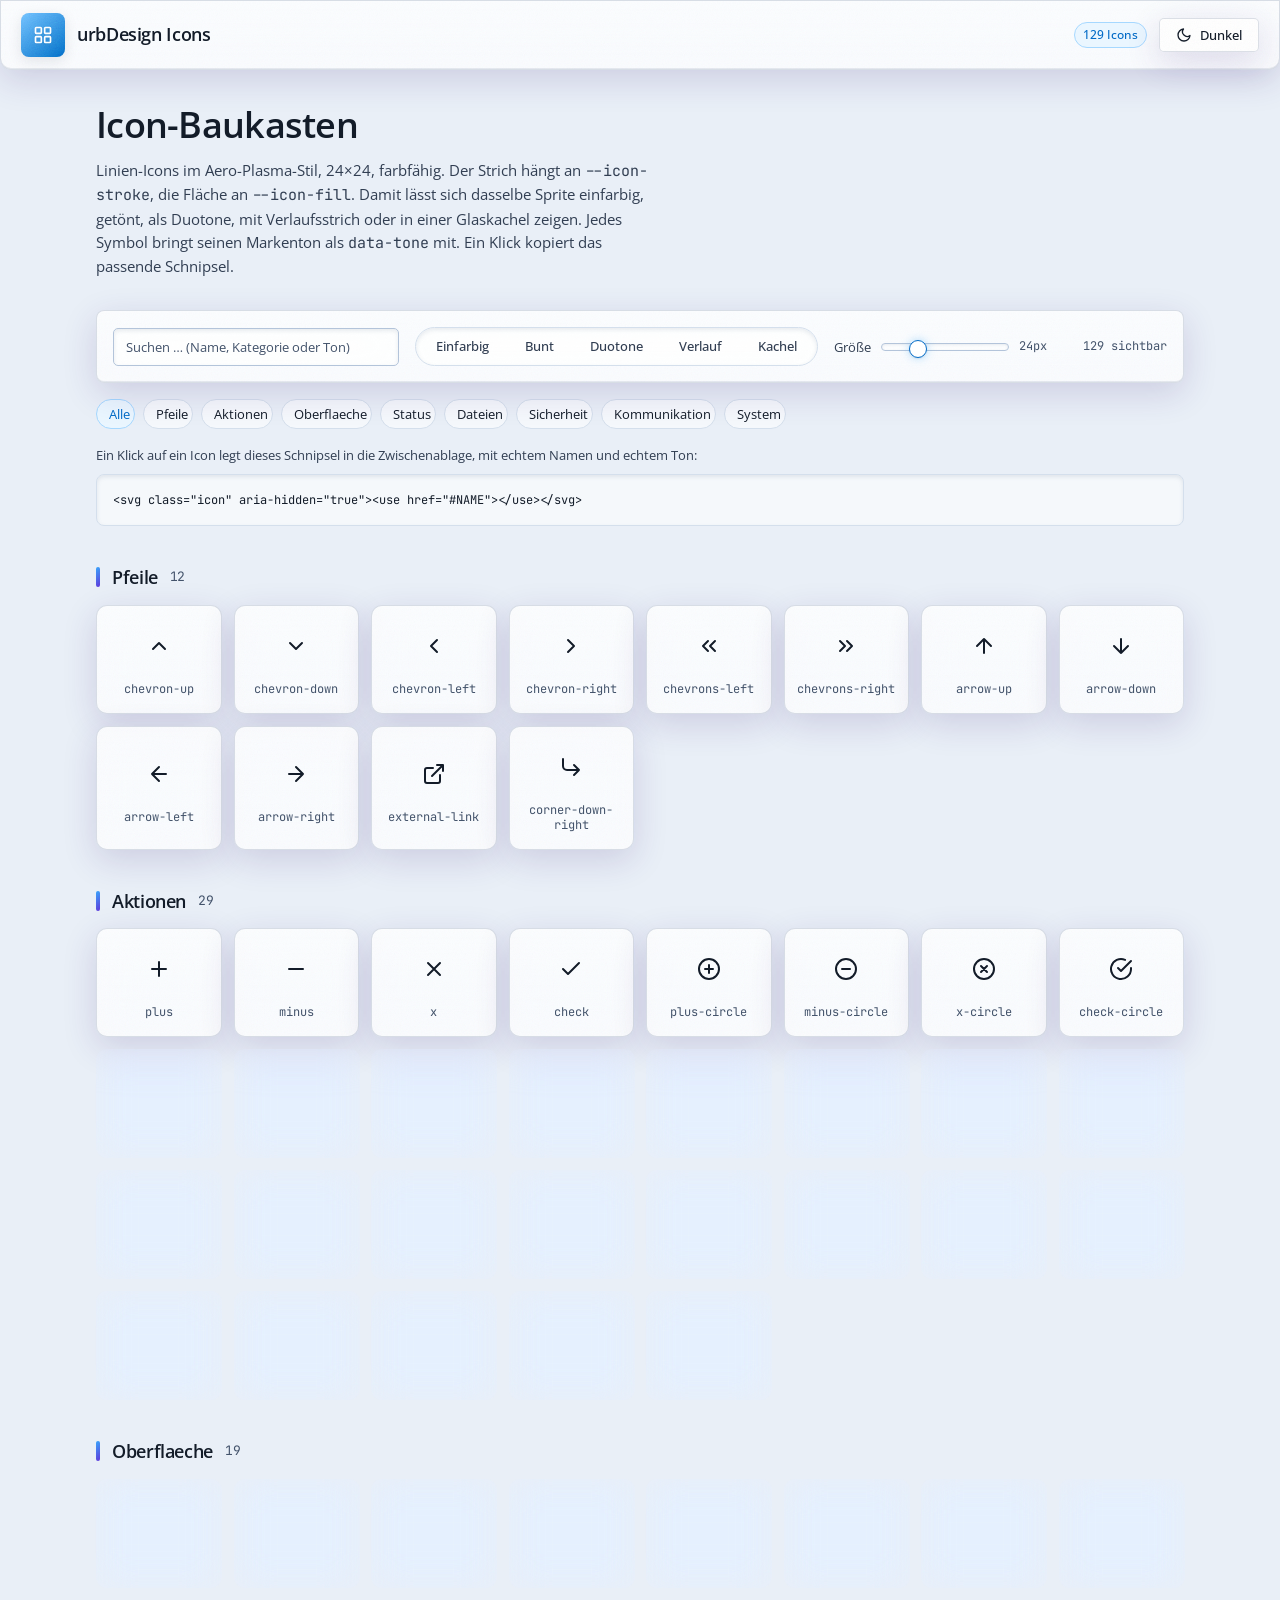
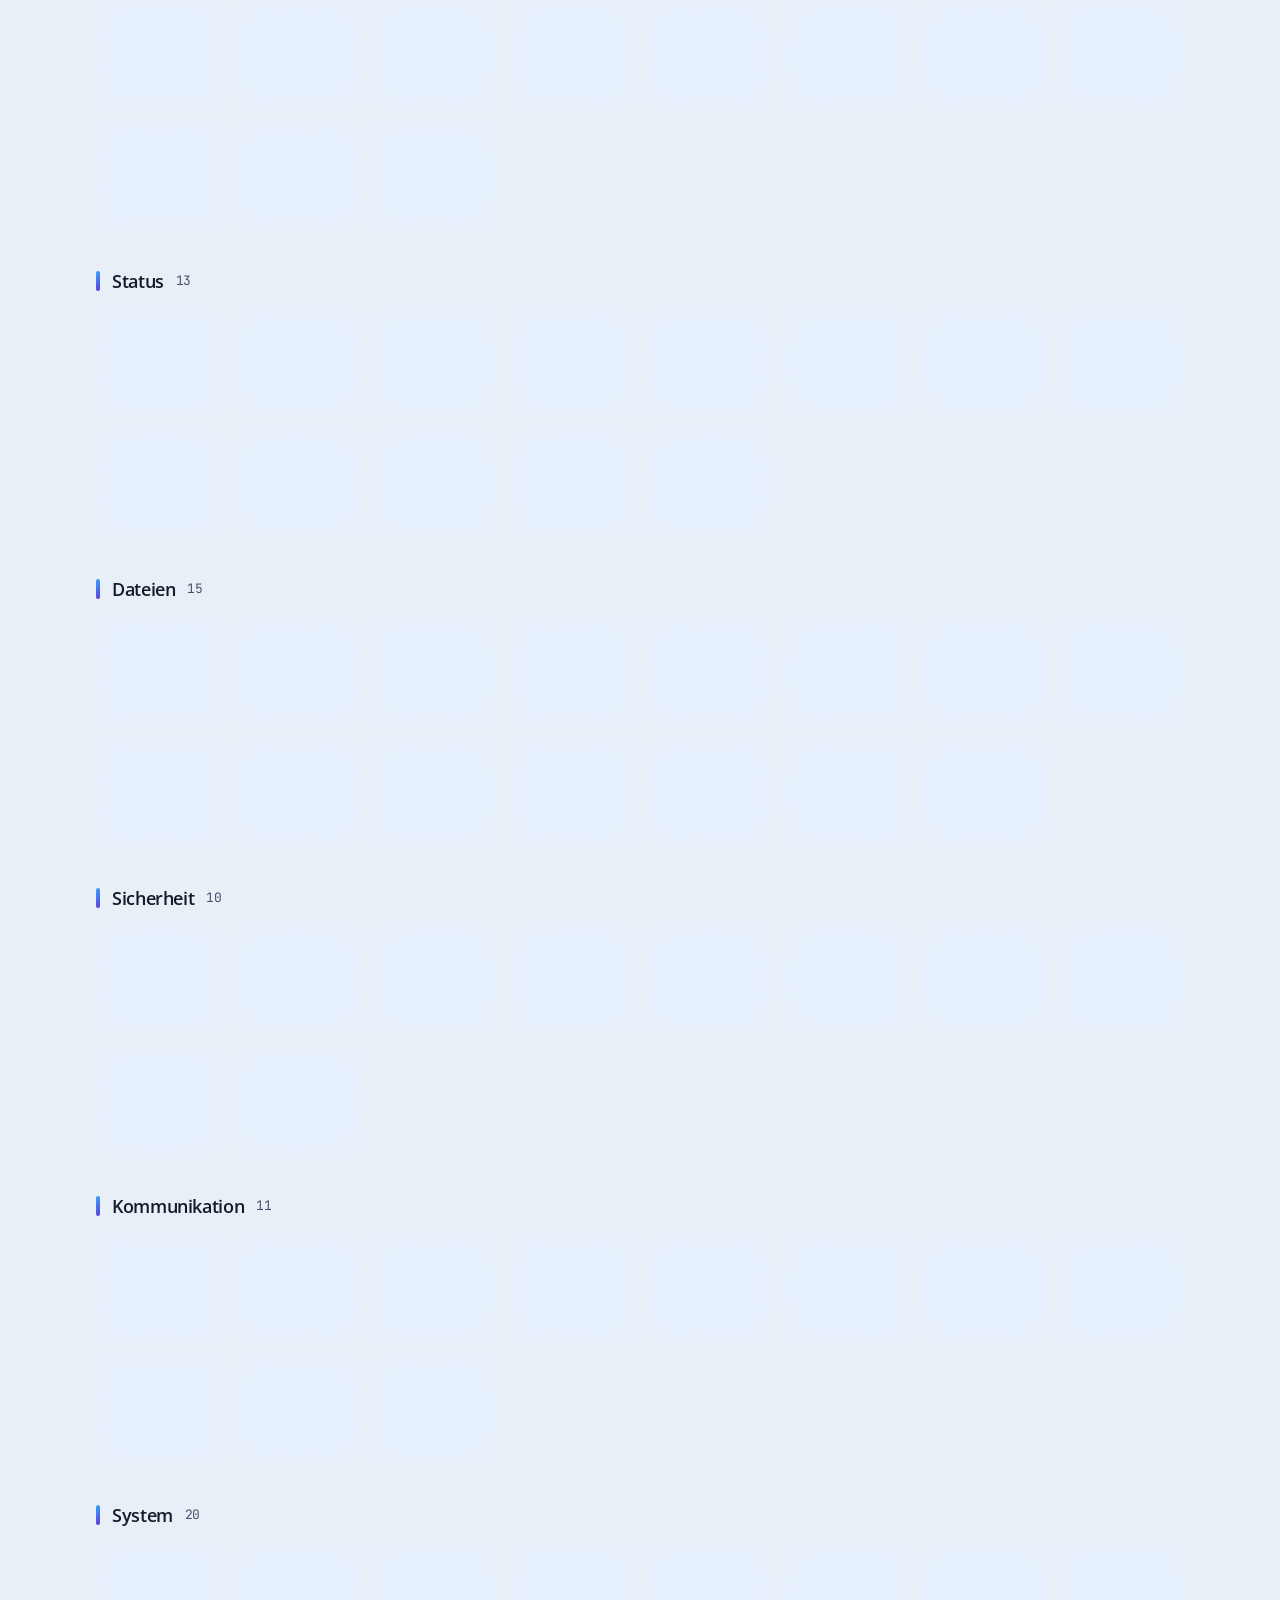
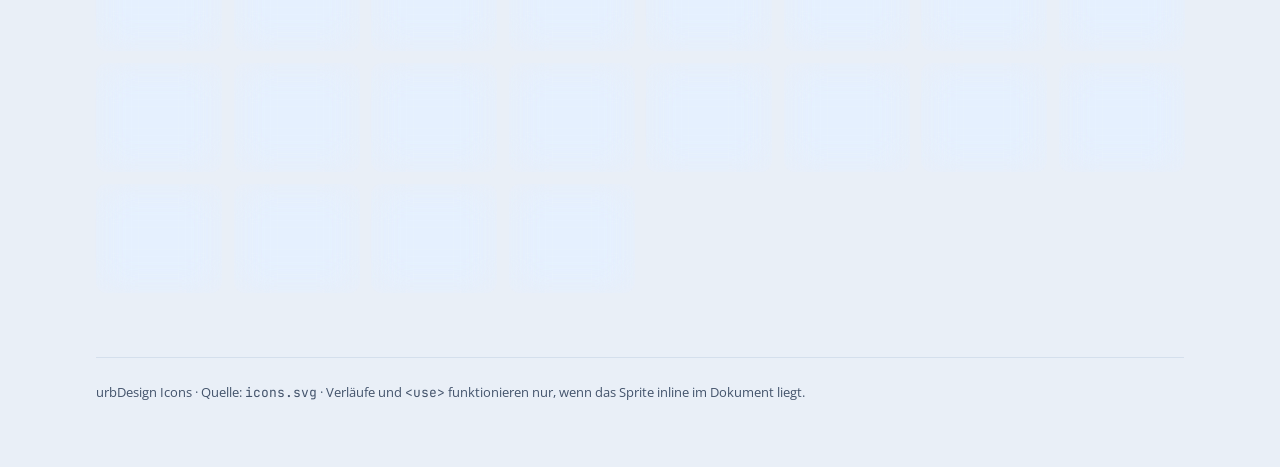
<file: icons.html>
<!DOCTYPE html>
<html lang="de">
<head>
  <meta charset="UTF-8">
  <meta name="viewport" content="width=device-width, initial-scale=1.0">
  <title>urbDesign Icons – Baukasten</title>

  <link rel="preconnect" href="https://fonts.googleapis.com">
  <link rel="preconnect" href="https://fonts.gstatic.com" crossorigin>
  <link href="https://fonts.googleapis.com/css2?family=Open+Sans:wght@400;500;600;700&family=JetBrains+Mono:wght@400;500&display=swap" rel="stylesheet">

  <!-- Reihenfolge der Kaskadenschichten. Muss VOR den Stylesheets stehen,
       sonst entscheidet die Ladereihenfolge statt der Absicht. -->
  <style>@layer tokens, base, components, showcase;</style>

  <link rel="stylesheet" href="tokens.css">
  <link rel="stylesheet" href="components.css">
  <link rel="stylesheet" href="icons.css">

  <!-- Ohne defer: das Theme steht, bevor das erste Bild gezeichnet wird. -->
  <script src="theme.js"></script>
</head>
<body>

  <!-- Hierhin haengt das Skript das Sprite. Es muss im selben Dokument
       liegen, sonst greifen weder <use href="#name"> noch die Verlaeufe. -->
  <div class="ic-sprite" id="ic-sprite" aria-hidden="true"></div>

  <header class="ic-topbar glass">
    <div class="ic-topbar__brand">
      <span class="icon-tile icon-tile--azure" aria-hidden="true">
        <svg class="icon"><use href="#grid"></use></svg>
      </span>
      urbDesign Icons
    </div>
    <div class="ic-topbar__actions">
      <span class="badge badge--accent" id="ic-total">Icons werden geladen</span>
      <button class="btn btn--glass" type="button" data-theme-toggle></button>
    </div>
  </header>

  <main class="container ic-page">

    <section class="ic-hero">
      <h1>Icon-Baukasten</h1>
      <p>
        Linien-Icons im Aero-Plasma-Stil, 24×24, farbfähig. Der Strich hängt an
        <code>--icon-stroke</code>, die Fläche an <code>--icon-fill</code>. Damit
        lässt sich dasselbe Sprite einfarbig, getönt, als Duotone, mit
        Verlaufsstrich oder in einer Glaskachel zeigen. Jedes Symbol bringt seinen
        Markenton als <code>data-tone</code> mit. Ein Klick kopiert das passende
        Schnipsel.
      </p>
    </section>

    <!-- Nur sichtbar, wenn das Sprite nicht geladen werden konnte.
         Das Icon zeigt hier auf die externe Datei, weil das Sprite in
         genau diesem Fall nicht im Dokument steht. -->
    <div class="alert alert--warning ic-note" id="ic-load-note" hidden>
      <span class="alert__icon">
        <svg class="icon" aria-hidden="true"><use href="icons.svg#alert-triangle"></use></svg>
      </span>
      <div>
        <div class="alert__title">Icons konnten nicht geladen werden</div>
        <p>
          Diese Seite holt <code>icons.svg</code> per Skript. Beim direkten Öffnen
          als Datei blockieren das viele Browser. Bitte über einen lokalen Server
          aufrufen, zum Beispiel <code>python3 -m http.server</code> im Projektordner.
        </p>
      </div>
    </div>

    <div class="ic-controls glass">
      <div class="field ic-controls__search">
        <input class="input" id="ic-search" type="search" autocomplete="off"
               aria-label="Icons durchsuchen"
               placeholder="Suchen … (Name, Kategorie oder Ton)">
      </div>

      <div class="segmented" id="ic-modes" role="group" aria-label="Darstellungsart">
        <button class="segmented__item is-active" type="button" data-mode="mono"  aria-pressed="true">Einfarbig</button>
        <button class="segmented__item" type="button" data-mode="color" aria-pressed="false">Bunt</button>
        <button class="segmented__item" type="button" data-mode="duo"   aria-pressed="false">Duotone</button>
        <button class="segmented__item" type="button" data-mode="grad"  aria-pressed="false">Verlauf</button>
        <button class="segmented__item" type="button" data-mode="tile"  aria-pressed="false">Kachel</button>
      </div>

      <label class="ic-ctrl" for="ic-size">
        Größe
        <input class="range" id="ic-size" type="range" min="16" max="48" step="2" value="24">
        <span class="ic-ctrl__value" id="ic-size-val">24px</span>
      </label>

      <span class="ic-count" id="ic-count" aria-live="polite"></span>
    </div>

    <div class="ic-filters" id="ic-filters" role="group" aria-label="Nach Kategorie filtern"></div>

    <p class="ic-hint" id="ic-hint">
      Ein Klick auf ein Icon legt dieses Schnipsel in die Zwischenablage,
      mit echtem Namen und echtem Ton:
    </p>
    <code class="code-block ic-snippet" id="ic-snippet"></code>

    <div id="ic-grid-root"></div>

    <div class="empty ic-note" id="ic-empty" hidden>
      <span class="empty__icon" aria-hidden="true">
        <svg class="icon icon--xl"><use href="#search"></use></svg>
      </span>
      <p class="empty__title">Keine Treffer</p>
      <p>Andere Suche oder Kategorie „Alle“ wählen.</p>
    </div>

    <footer class="ic-footer">
      urbDesign Icons · Quelle: <code>icons.svg</code> · Verläufe und
      <code>&lt;use&gt;</code> funktionieren nur, wenn das Sprite inline im
      Dokument liegt.
    </footer>
  </main>

  <!-- Rueckmeldung beim Kopieren -->
  <div class="toast-stack" id="ic-toasts" aria-live="polite"></div>

  <script>
    (function () {
      "use strict";

      /* ------------------------------------------------------------------
         Darstellungsarten. Jede baut aus Name und Ton ein anderes Schnipsel.
         Fuer slate gibt es keinen eigenen Verlauf im Sprite, dort greift der
         Hausverlauf (Azure nach Indigo).
         ------------------------------------------------------------------ */
      var GRAD = {
        azure: "azure", indigo: "indigo", amber: "amber",
        jade: "jade", rose: "rose", slate: "accent"
      };

      function markup(name, tone, mode) {
        var use = '<use href="#' + name + '"></use>';
        // Unbekannte Toene bleiben stehen, damit die Vorschau mit dem
        // Platzhalter TON lesbar bleibt.
        var grad = GRAD[tone] || tone;
        if (mode === "color") return '<svg class="icon icon--' + tone + '" aria-hidden="true">' + use + '</svg>';
        if (mode === "duo")   return '<svg class="icon icon--duo icon--' + tone + '" aria-hidden="true">' + use + '</svg>';
        if (mode === "grad")  return '<svg class="icon icon--grad-' + grad + '" aria-hidden="true">' + use + '</svg>';
        if (mode === "tile")  return '<span class="icon-tile icon-tile--' + tone + '">' +
                                     '<svg class="icon" aria-hidden="true">' + use + '</svg></span>';
        return '<svg class="icon" aria-hidden="true">' + use + '</svg>';
      }

      var state = { mode: "mono", cat: "", query: "" };
      var sections = [];

      var host      = document.getElementById("ic-sprite");
      var gridRoot  = document.getElementById("ic-grid-root");
      var note      = document.getElementById("ic-load-note");
      var search    = document.getElementById("ic-search");
      var modes     = document.getElementById("ic-modes");
      var filters   = document.getElementById("ic-filters");
      var sizeInput = document.getElementById("ic-size");
      var sizeVal   = document.getElementById("ic-size-val");
      var countEl   = document.getElementById("ic-count");
      var emptyEl   = document.getElementById("ic-empty");
      var snippetEl = document.getElementById("ic-snippet");
      var totalEl   = document.getElementById("ic-total");
      var toasts    = document.getElementById("ic-toasts");

      /* ---------- Groesse ----------
         Der Regler setzt --icon-size am Raster (vererbt sich auf die
         Kacheln) und zusaetzlich an jedem Icon selbst. Das zweite ist
         Absicherung: setzt .icon die Variable in der eigenen Regel, kaeme
         der geerbte Wert sonst nie an. */
      function applySize() {
        var px = sizeInput.value + "px";
        gridRoot.style.setProperty("--icon-size", px);
        var list = gridRoot.querySelectorAll("svg.icon");
        for (var i = 0; i < list.length; i++) list[i].style.setProperty("--icon-size", px);
        sizeVal.textContent = px;
      }

      /* ---------- Vorschau des Schnipsels ---------- */
      function paintSnippet() {
        snippetEl.textContent = markup("NAME", "TON", state.mode);
      }

      /* ---------- Zellen neu zeichnen ---------- */
      function paintCells() {
        var cells = gridRoot.querySelectorAll(".ic-cell");
        for (var i = 0; i < cells.length; i++) {
          var cell = cells[i];
          cell.querySelector(".ic-cell__art").innerHTML =
            markup(cell.dataset.name, cell.dataset.tone, state.mode);
        }
        applySize();
      }

      /* ---------- Filtern ---------- */
      function applyFilter() {
        var q = state.query;
        var visible = 0;

        sections.forEach(function (sec) {
          var hits = 0;
          sec.cells.forEach(function (cell) {
            var inCat = !state.cat || sec.name === state.cat;
            var inText = !q ||
              cell.dataset.name.indexOf(q) > -1 ||
              sec.name.toLowerCase().indexOf(q) > -1 ||
              cell.dataset.tone.indexOf(q) > -1;
            var hit = inCat && inText;
            cell.hidden = !hit;
            if (hit) hits++;
          });
          sec.el.hidden = hits === 0;
          sec.countEl.textContent = hits;
          visible += hits;
        });

        countEl.textContent = visible + " sichtbar";
        emptyEl.hidden = visible > 0;
      }

      /* ---------- Kopieren ---------- */
      function copyText(text) {
        if (navigator.clipboard && window.isSecureContext) {
          return navigator.clipboard.writeText(text);
        }
        // Fallback fuer file:// und aeltere Browser.
        var ta = document.createElement("textarea");
        ta.value = text;
        ta.setAttribute("readonly", "");
        ta.style.position = "fixed";
        ta.style.opacity = "0";
        document.body.appendChild(ta);
        ta.select();
        try { document.execCommand("copy"); } catch (e) { /* still */ }
        ta.remove();
        return Promise.resolve();
      }

      function toast(text, ok) {
        var el = document.createElement("div");
        el.className = "toast" + (ok ? " toast--success" : " toast--danger");
        el.setAttribute("role", "status");
        el.textContent = text;
        toasts.appendChild(el);
        setTimeout(function () { el.remove(); }, 2400);
      }

      /* ---------- Sprite holen und Seite aufbauen ---------- */
      (async function build() {
        var text;
        try {
          var res = await fetch("icons.svg");
          if (!res.ok) throw new Error("HTTP " + res.status);
          text = await res.text();
        } catch (e) {
          note.hidden = false;
          totalEl.textContent = "kein Sprite";
          return;
        }

        // XML-Prolog entfernen, damit innerHTML sauber parst.
        host.innerHTML = text.replace(/<\?xml[^>]*\?>/, "");

        // Icons, die schon vor dem Sprite im DOM standen (Kopfleiste,
        // Theme-Schalter), muessen ihr <use> neu aufloesen.
        var early = document.querySelectorAll("header svg.icon, .empty svg.icon");
        for (var e = 0; e < early.length; e++) early[e].innerHTML = early[e].innerHTML;

        var symbols = Array.prototype.slice.call(host.querySelectorAll("symbol"));
        totalEl.textContent = symbols.length + " Icons";

        // Nach Kategorie gruppieren, Reihenfolge aus dem Sprite behalten.
        var order = [];
        var byCat = {};
        symbols.forEach(function (s) {
          var cat = s.getAttribute("data-cat") || "Sonstige";
          if (!byCat[cat]) { byCat[cat] = []; order.push(cat); }
          byCat[cat].push({ name: s.id, tone: s.getAttribute("data-tone") || "slate" });
        });

        // Filter-Chips
        var chips = [{ label: "Alle", cat: "" }].concat(order.map(function (c) {
          return { label: c, cat: c };
        }));
        chips.forEach(function (c, i) {
          var b = document.createElement("button");
          b.type = "button";
          b.className = "chip" + (i === 0 ? " is-selected" : "");
          b.dataset.cat = c.cat;
          b.setAttribute("aria-pressed", i === 0 ? "true" : "false");
          b.textContent = c.label;
          filters.appendChild(b);
        });

        // Raster
        var frag = document.createDocumentFragment();
        order.forEach(function (cat) {
          var sec = document.createElement("section");
          sec.className = "ic-cat";

          var head = document.createElement("h2");
          head.className = "ic-cat__head";
          head.textContent = cat;
          var count = document.createElement("span");
          count.className = "ic-cat__count";
          count.textContent = byCat[cat].length;
          head.appendChild(count);
          sec.appendChild(head);

          var grid = document.createElement("div");
          grid.className = "ic-grid";
          var cells = [];
          byCat[cat].forEach(function (item) {
            var cell = document.createElement("button");
            cell.type = "button";
            cell.className = "ic-cell card card--glass";
            cell.dataset.name = item.name;
            cell.dataset.tone = item.tone;
            cell.title = "Schnipsel kopieren";
            cell.setAttribute("aria-label", item.name + " kopieren");
            cell.innerHTML =
              '<span class="ic-cell__art"></span>' +
              '<span class="ic-cell__name">' + item.name + "</span>";
            grid.appendChild(cell);
            cells.push(cell);
          });
          sec.appendChild(grid);
          frag.appendChild(sec);

          sections.push({ name: cat, el: sec, countEl: count, cells: cells });
        });
        gridRoot.appendChild(frag);

        paintCells();
        paintSnippet();
        applyFilter();
      })();

      /* ---------- Bedienung ---------- */
      sizeInput.addEventListener("input", applySize);

      search.addEventListener("input", function () {
        state.query = search.value.trim().toLowerCase();
        applyFilter();
      });

      modes.addEventListener("click", function (e) {
        var btn = e.target.closest(".segmented__item");
        if (!btn) return;
        state.mode = btn.dataset.mode;
        var items = modes.querySelectorAll(".segmented__item");
        for (var i = 0; i < items.length; i++) {
          var on = items[i] === btn;
          items[i].classList.toggle("is-active", on);
          items[i].setAttribute("aria-pressed", on ? "true" : "false");
        }
        paintCells();
        paintSnippet();
      });

      filters.addEventListener("click", function (e) {
        var chip = e.target.closest(".chip");
        if (!chip) return;
        state.cat = chip.dataset.cat;
        var all = filters.querySelectorAll(".chip");
        for (var i = 0; i < all.length; i++) {
          var on = all[i] === chip;
          all[i].classList.toggle("is-selected", on);
          all[i].setAttribute("aria-pressed", on ? "true" : "false");
        }
        applyFilter();
      });

      gridRoot.addEventListener("click", function (e) {
        var cell = e.target.closest(".ic-cell");
        if (!cell) return;
        var snippet = markup(cell.dataset.name, cell.dataset.tone, state.mode);
        copyText(snippet).then(
          function () { toast("Kopiert: " + cell.dataset.name, true); },
          function () { toast("Kopieren nicht möglich", false); }
        );
      });
    })();
  </script>
</body>
</html>
</file>
<file: tokens.css>
/* ============================================================
   urbDesign – Design-Tokens
   Theme: "Aero Plasma"  (Vista/Windows-7-Glas, modern gelesen)

   ZWEI EBENEN, EINE REGEL
   -----------------------
   1. Primitive   --urb-*    Rohwerte der Palette und der Skalen.
                             Fest verdrahtet, aendern sich NIE mit dem Theme.
   2. Semantisch  alles      Rollen: --color-*, --glass-*, --shadow-*,
                  ohne urb-  --space-*, --radius-* ... Nur diese benutzen
                             die Komponenten.

   REGEL FUER KOMPONENTEN (components.css):
     Niemals --urb-* und niemals ein roher Farbwert (#hex, rgb(), hsl()).
   Pruefbar mit:
     grep -nE '#[0-9a-fA-F]{3}|rgba?\(|hsla?\(|--urb-' components.css
   Diese Suche muss ohne Treffer bleiben.

   Farbwelt: helles Blau (Azure) als Akzent, Lila-Indigo als Partner im
   Verlauf, Orange-Gelb (Amber) und dunkles Gruen (Jade) als weitere
   Markentoene. Alle vier sind zugleich Status- und Icon-Farben.
   ============================================================ */

@layer tokens {

  /* ============================================================
     1. PRIMITIVE – Rohwerte
     ============================================================ */
  :root {

    /* ---------- Absolut ---------- */
    --urb-white: #ffffff;
    --urb-black: #000000;

    /* ---------- Neutral: Slate (kuehl, blaustichig – Aero-Grundton) ---------- */
    --urb-slate-50:  #f5f8fc;
    --urb-slate-100: #e9eff7;
    --urb-slate-200: #d4dfec;
    --urb-slate-300: #b3c4da;
    --urb-slate-400: #8296b3;
    --urb-slate-500: #5b6e8c;
    --urb-slate-600: #43536b;
    --urb-slate-700: #313e52;
    --urb-slate-800: #202b3b;
    --urb-slate-900: #131c29;
    --urb-slate-950: #080d16;

    /* ---------- Azure: helles Blau (Primaerakzent) ---------- */
    --urb-azure-50:  #eaf6ff;
    --urb-azure-100: #d0ebff;
    --urb-azure-200: #a6d8ff;
    --urb-azure-300: #6fc0ff;
    --urb-azure-400: #38a5fb;
    --urb-azure-500: #1189ec;
    --urb-azure-600: #036bc7;
    --urb-azure-700: #0455a0;
    --urb-azure-800: #0a4783;
    --urb-azure-900: #0d3c6d;

    /* ---------- Indigo: Lila-Indigo (Verlaufspartner) ---------- */
    --urb-indigo-50:  #f0eeff;
    --urb-indigo-100: #e3dfff;
    --urb-indigo-200: #cbc3ff;
    --urb-indigo-300: #ac9dfd;
    --urb-indigo-400: #8f79f8;
    --urb-indigo-500: #7457ef;
    --urb-indigo-600: #6039db;
    --urb-indigo-700: #4f2cb8;
    --urb-indigo-800: #422696;
    --urb-indigo-900: #382278;

    /* ---------- Amber: Orange-Gelb ---------- */
    --urb-amber-50:  #fff8e6;
    --urb-amber-100: #ffefc2;
    --urb-amber-200: #ffdd85;
    --urb-amber-300: #ffc63d;
    --urb-amber-400: #fbaf0b;
    --urb-amber-500: #e59200;
    --urb-amber-600: #c06f02;
    --urb-amber-700: #9a5109;
    --urb-amber-800: #7e400e;
    --urb-amber-900: #6a350f;

    /* ---------- Jade: dunkles Gruen ---------- */
    --urb-jade-50:  #e7f8ef;
    --urb-jade-100: #c8efd9;
    --urb-jade-200: #97ddba;
    --urb-jade-300: #5dc294;
    --urb-jade-400: #2fa473;
    --urb-jade-500: #14855a;
    --urb-jade-600: #0a6a48;
    --urb-jade-700: #08553b;
    --urb-jade-800: #094430;
    --urb-jade-900: #073827;

    /* ---------- Rose: Rot fuer Fehler und Gefahr ---------- */
    --urb-rose-50:  #fff0ee;
    --urb-rose-100: #ffdbd6;
    --urb-rose-200: #ffb6ac;
    --urb-rose-300: #ff8073;
    --urb-rose-400: #f94534;
    --urb-rose-500: #e21f0c;
    --urb-rose-600: #c01608;
    --urb-rose-700: #9e1207;
    --urb-rose-800: #83140b;
    --urb-rose-900: #6d150d;

    /* ============================================================
       Nicht-farbige Skalen.
       Sie haben nur eine Ebene: keine Rolle, kein Theme-Wechsel.
       Komponenten benutzen sie unter diesen Namen direkt.
       ============================================================ */

    /* ---------- Schrift ---------- */
    --font-sans: "Segoe UI Variable", "Segoe UI", "Open Sans", system-ui, -apple-system, sans-serif;
    --font-mono: "JetBrains Mono", "Cascadia Code", "Fira Code", ui-monospace, monospace;

    --text-xs:   0.75rem;   /* 12 */
    --text-sm:   0.8125rem; /* 13 */
    --text-base: 0.9375rem; /* 15 */
    --text-lg:   1.125rem;  /* 18 */
    --text-xl:   1.375rem;  /* 22 */
    --text-2xl:  1.75rem;   /* 28 */
    --text-3xl:  2.25rem;   /* 36 */

    --font-normal:   400;
    --font-medium:   500;
    --font-semibold: 600;
    --font-bold:     700;

    --leading-tight:  1.25;
    --leading-normal: 1.55;

    --tracking-tight: -0.02em;
    --tracking-wide:   0.04em;

    /* ---------- Abstaende (4er-Raster) ---------- */
    --space-1:  0.25rem;  /* 4  */
    --space-2:  0.5rem;   /* 8  */
    --space-3:  0.75rem;  /* 12 */
    --space-4:  1rem;     /* 16 */
    --space-5:  1.25rem;  /* 20 */
    --space-6:  1.5rem;   /* 24 */
    --space-8:  2rem;     /* 32 */
    --space-10: 2.5rem;   /* 40 */
    --space-12: 3rem;     /* 48 */
    --space-16: 4rem;     /* 64 */

    /* ---------- Radien ---------- */
    --radius-sm:   3px;
    --radius-md:   5px;
    --radius-lg:   8px;
    --radius-xl:   11px;
    --radius-2xl:  14px;
    --radius-full: 9999px;

    /* ---------- Rahmen ---------- */
    --border-thin: 1px;
    --border-med:  2px;

    /* ---------- Bewegung ---------- */
    --ease:      cubic-bezier(0.4, 0, 0.2, 1);
    --ease-out:  cubic-bezier(0.16, 1, 0.3, 1);
    --dur-fast:  120ms;
    --dur-med:   220ms;
    --dur-slow:  420ms;

    /* ---------- Ebenen (z-index) ---------- */
    --z-base:     0;
    --z-raised:   10;
    --z-sticky:   100;
    --z-dropdown: 200;
    --z-overlay:  300;
    --z-modal:    400;
    --z-toast:    500;
    --z-tooltip:  600;

    /* ---------- Glas: Kennwerte des Aero-Effekts ---------- */
    --glass-blur:        18px;   /* Unschaerfe hinter der Flaeche      */
    --glass-blur-strong: 30px;   /* fuer Overlays und Dialoge          */
    --glass-saturate:    180%;   /* Farben hinter dem Glas anheben     */

    /* Acryl-Rauschen (Fluent-Anleihe): feine Koernung auf der Glasflaeche.
       Ein SVG mit feTurbulence als Data-URI, damit keine Bilddatei noetig ist. */
    --urb-noise: url("data:image/svg+xml,%3Csvg xmlns='http://www.w3.org/2000/svg' width='160' height='160'%3E%3Cfilter id='n'%3E%3CfeTurbulence type='fractalNoise' baseFrequency='0.85' numOctaves='3' stitchTiles='stitch'/%3E%3C/filter%3E%3Crect width='100%25' height='100%25' filter='url(%23n)'/%3E%3C/svg%3E");

    /* Chevron des Auswahlfeldes, zweite erlaubte Ausnahme neben --urb-noise:
       ein Muster, keine Theme-Farbe. Ein Winkel aus zwei Linien, Strichstaerke 2,
       runde Enden. Zwei Fassungen, weil ein SVG als Hintergrundbild keine
       currentColor kennt: dark fuer helle Themes, light fuer dunkle.
       Die Raute des Farbwertes steht als %23, damit die Datei keine rohe
       Raute in einer Wertposition traegt. */
    --urb-chevron-dark: url("data:image/svg+xml,%3Csvg xmlns='http://www.w3.org/2000/svg' width='12' height='12' viewBox='0 0 12 12' fill='none' stroke='%23313e52' stroke-width='2' stroke-linecap='round' stroke-linejoin='round'%3E%3Cpath d='M2.5 4.5 L6 8 L9.5 4.5'/%3E%3C/svg%3E");
    --urb-chevron-light: url("data:image/svg+xml,%3Csvg xmlns='http://www.w3.org/2000/svg' width='12' height='12' viewBox='0 0 12 12' fill='none' stroke='%23b3c4da' stroke-width='2' stroke-linecap='round' stroke-linejoin='round'%3E%3Cpath d='M2.5 4.5 L6 8 L9.5 4.5'/%3E%3C/svg%3E");
  }

  /* ============================================================
     Breakpoints
     Bewusst KEINE Custom Properties: in @media wirken Variablen
     nicht. Deshalb eine Konvention mit festen Werten, immer
     min-width (mobil zuerst):

       sm   40rem   entspricht  640px
       md   52rem   entspricht  832px
       lg   64rem   entspricht 1024px
       xl   80rem   entspricht 1280px
     ============================================================ */


  /* ============================================================
     2. SEMANTISCH – Light (Standard)
     ============================================================ */
  :root,
  [data-theme="light"] {
    color-scheme: light;

    /* ---------- Flaechen ---------- */
    --color-bg:        var(--urb-slate-100);
    --color-surface:   var(--urb-white);
    --color-surface-2: var(--urb-slate-50);
    --color-surface-3: var(--urb-slate-100);

    /* ---------- Text ---------- */
    --color-text:           var(--urb-slate-900);
    --color-text-secondary: var(--urb-slate-700);
    --color-text-muted:     var(--urb-slate-600);
    --color-text-inverted:  var(--urb-white);

    /* ---------- Linien ---------- */
    --color-border:        var(--urb-slate-200);
    --color-border-strong: var(--urb-slate-300);

    /* ---------- Formularfelder ----------
       select-arrow      eigener Pfeil des Auswahlfeldes, ersetzt den
                         Systempfeil, damit .select und .input buendig sind
       field-icon-inset  Abstand des fuehrenden Symbols vom Rand
       field-icon-space  Platz, den ein fuehrendes Symbol im Feld belegt */
    --select-arrow:     var(--urb-chevron-dark);
    --field-icon-inset: var(--space-3);
    --field-icon-space: 2.25rem;

    /* ---------- Akzent ---------- */
    --color-accent:        var(--urb-azure-600);
    --color-accent-hover:  var(--urb-azure-700);
    --color-accent-active: var(--urb-azure-800);
    --color-accent-soft:   var(--urb-azure-50);
    --color-accent-line:   var(--urb-azure-200);
    --color-on-accent:     var(--urb-white);

    /* Fokusring: gut sichtbarer, farbiger Ring statt harter Outline */
    --color-focus-ring: color-mix(in srgb, var(--urb-azure-500) 55%, transparent);

    /* ---------- Status ---------- */
    --color-success:      var(--urb-jade-600);
    --color-success-soft: var(--urb-jade-50);
    --color-success-line: var(--urb-jade-200);

    --color-warning:      var(--urb-amber-700);
    --color-warning-soft: var(--urb-amber-50);
    --color-warning-line: var(--urb-amber-200);

    --color-danger:       var(--urb-rose-600);
    --color-danger-soft:  var(--urb-rose-50);
    --color-danger-line:  var(--urb-rose-200);

    --color-info:         var(--urb-azure-600);
    --color-info-soft:    var(--urb-azure-50);
    --color-info-line:    var(--urb-azure-200);

    /* ---------- Markentoene: die bunte Klaviatur ----------
       Gedacht fuer Icons, Kacheln, Diagramme und Kategorien.
       Jeder Ton hat: Vordergrund, weiche Flaeche, Linie, Verlauf. */
    --tone-azure:        var(--urb-azure-600);
    --tone-azure-soft:   var(--urb-azure-50);
    --tone-azure-line:   var(--urb-azure-200);
    --tone-azure-grad:   linear-gradient(140deg, var(--urb-azure-300), var(--urb-azure-600));

    --tone-indigo:       var(--urb-indigo-600);
    --tone-indigo-soft:  var(--urb-indigo-50);
    --tone-indigo-line:  var(--urb-indigo-200);
    --tone-indigo-grad:  linear-gradient(140deg, var(--urb-indigo-300), var(--urb-indigo-700));

    --tone-amber:        var(--urb-amber-700);
    --tone-amber-soft:   var(--urb-amber-50);
    --tone-amber-line:   var(--urb-amber-200);
    --tone-amber-grad:   linear-gradient(140deg, var(--urb-amber-300), var(--urb-amber-600));

    --tone-jade:         var(--urb-jade-600);
    --tone-jade-soft:    var(--urb-jade-50);
    --tone-jade-line:    var(--urb-jade-200);
    --tone-jade-grad:    linear-gradient(140deg, var(--urb-jade-300), var(--urb-jade-700));

    --tone-rose:         var(--urb-rose-600);
    --tone-rose-soft:    var(--urb-rose-50);
    --tone-rose-line:    var(--urb-rose-200);
    --tone-rose-grad:    linear-gradient(140deg, var(--urb-rose-300), var(--urb-rose-600));

    --tone-slate:        var(--urb-slate-600);
    --tone-slate-soft:   var(--urb-slate-100);
    --tone-slate-line:   var(--urb-slate-300);
    --tone-slate-grad:   linear-gradient(140deg, var(--urb-slate-300), var(--urb-slate-600));

    /* ---------- Verlaeufe des Systems ---------- */
    --gradient-accent: linear-gradient(140deg, var(--urb-azure-400), var(--urb-indigo-600));
    --gradient-warm:   linear-gradient(140deg, var(--urb-amber-300), var(--urb-amber-600));
    --gradient-cool:   linear-gradient(140deg, var(--urb-azure-300), var(--urb-jade-500));

    /* ---------- Glas: die Rollen ----------
       tint       Eigenfarbe der Glasflaeche
       edge       Aussenkante
       highlight  innerer Lichtrand oben (der Vista-Glanz)
       lowlight   innerer Schattenrand unten
       sheen      diagonaler Glanzverlauf ueber die Flaeche
       noise      Koernung
       glow       farbiger Schein hinter aktiven Flaechen */
    --glass-tint:        color-mix(in srgb, var(--urb-white) 78%, transparent);
    --glass-tint-strong: color-mix(in srgb, var(--urb-white) 90%, transparent);
    --glass-tint-sunken: color-mix(in srgb, var(--urb-white) 58%, transparent);
    /* Kante bewusst neutral statt weiss: ein heller Saum auf farbigen
       Flaechen liest sich als Fehler, nicht als Glanz. */
    --glass-edge:        color-mix(in srgb, var(--urb-slate-500) 22%, transparent);
    --glass-highlight:   color-mix(in srgb, var(--urb-white) 60%, transparent);
    --glass-lowlight:    color-mix(in srgb, var(--urb-slate-500) 14%, transparent);
    /* Glanz: bewusst "to bottom" statt eines Winkels. Ein Winkel dreht sich
       mit dem Seitenverhaeltnis, dadurch laeuft er auf breiten Flaechen quer
       und schneidet mit einer sichtbaren Kante durch die Form. Der Verlauf
       laeuft ausserdem weich bis 85% aus, damit keine Abbruchkante entsteht. */
    --glass-sheen: linear-gradient(
                     to bottom,
                     color-mix(in srgb, var(--urb-white) 22%, transparent) 0%,
                     color-mix(in srgb, var(--urb-white) 6%, transparent) 45%,
                     transparent 85%);
    --glass-noise-opacity: 0.22;
    --glass-glow: color-mix(in srgb, var(--urb-azure-400) 40%, transparent);

    /* ---------- Schatten ---------- */
    --shadow-sm:    0 1px 2px color-mix(in srgb, var(--urb-slate-900) 8%, transparent);
    --shadow-md:    0 4px 14px color-mix(in srgb, var(--urb-slate-900) 10%, transparent);
    --shadow-lg:    0 14px 40px color-mix(in srgb, var(--urb-slate-900) 14%, transparent);
    --shadow-glass: 0 10px 34px color-mix(in srgb, var(--urb-indigo-900) 16%, transparent);
    --shadow-glow:  0 0 0 1px var(--glass-edge),
                    0 8px 28px color-mix(in srgb, var(--urb-azure-500) 28%, transparent);
  }


  /* ============================================================
     2. SEMANTISCH – Dark
     Aendert ausschliesslich diese Ebene. Kein Komponentencode.
     ============================================================ */
  [data-theme="dark"] {
    color-scheme: dark;

    --color-bg:        var(--urb-slate-950);
    --color-surface:   var(--urb-slate-900);
    --color-surface-2: var(--urb-slate-800);
    --color-surface-3: var(--urb-slate-700);

    --color-text:           var(--urb-slate-50);
    --color-text-secondary: var(--urb-slate-200);
    --color-text-muted:     var(--urb-slate-300);
    --color-text-inverted:  var(--urb-slate-950);

    --color-border:        color-mix(in srgb, var(--urb-white) 12%, transparent);
    --color-border-strong: color-mix(in srgb, var(--urb-white) 22%, transparent);

    /* Im Dunkeln zeichnet der Pfeil hell, sonst verschwindet er im Feld. */
    --select-arrow: var(--urb-chevron-light);

    --color-accent:        var(--urb-azure-300);
    --color-accent-hover:  var(--urb-azure-200);
    --color-accent-active: var(--urb-azure-100);
    --color-accent-soft:   color-mix(in srgb, var(--urb-azure-400) 18%, transparent);
    --color-accent-line:   color-mix(in srgb, var(--urb-azure-300) 35%, transparent);
    --color-on-accent:     var(--urb-slate-950);

    --color-focus-ring: color-mix(in srgb, var(--urb-azure-300) 60%, transparent);

    --color-success:      var(--urb-jade-300);
    --color-success-soft: color-mix(in srgb, var(--urb-jade-400) 20%, transparent);
    --color-success-line: color-mix(in srgb, var(--urb-jade-300) 35%, transparent);

    --color-warning:      var(--urb-amber-300);
    --color-warning-soft: color-mix(in srgb, var(--urb-amber-400) 20%, transparent);
    --color-warning-line: color-mix(in srgb, var(--urb-amber-300) 35%, transparent);

    --color-danger:       var(--urb-rose-300);
    --color-danger-soft:  color-mix(in srgb, var(--urb-rose-400) 22%, transparent);
    --color-danger-line:  color-mix(in srgb, var(--urb-rose-300) 35%, transparent);

    --color-info:         var(--urb-azure-300);
    --color-info-soft:    color-mix(in srgb, var(--urb-azure-400) 20%, transparent);
    --color-info-line:    color-mix(in srgb, var(--urb-azure-300) 35%, transparent);

    --tone-azure:        var(--urb-azure-300);
    --tone-azure-soft:   color-mix(in srgb, var(--urb-azure-400) 20%, transparent);
    --tone-azure-line:   color-mix(in srgb, var(--urb-azure-300) 35%, transparent);
    --tone-azure-grad:   linear-gradient(140deg, var(--urb-azure-200), var(--urb-azure-500));

    --tone-indigo:       var(--urb-indigo-300);
    --tone-indigo-soft:  color-mix(in srgb, var(--urb-indigo-400) 22%, transparent);
    --tone-indigo-line:  color-mix(in srgb, var(--urb-indigo-300) 35%, transparent);
    --tone-indigo-grad:  linear-gradient(140deg, var(--urb-indigo-200), var(--urb-indigo-500));

    --tone-amber:        var(--urb-amber-300);
    --tone-amber-soft:   color-mix(in srgb, var(--urb-amber-400) 20%, transparent);
    --tone-amber-line:   color-mix(in srgb, var(--urb-amber-300) 35%, transparent);
    --tone-amber-grad:   linear-gradient(140deg, var(--urb-amber-200), var(--urb-amber-500));

    --tone-jade:         var(--urb-jade-300);
    --tone-jade-soft:    color-mix(in srgb, var(--urb-jade-400) 22%, transparent);
    --tone-jade-line:    color-mix(in srgb, var(--urb-jade-300) 35%, transparent);
    --tone-jade-grad:    linear-gradient(140deg, var(--urb-jade-200), var(--urb-jade-500));

    --tone-rose:         var(--urb-rose-300);
    --tone-rose-soft:    color-mix(in srgb, var(--urb-rose-400) 22%, transparent);
    --tone-rose-line:    color-mix(in srgb, var(--urb-rose-300) 35%, transparent);
    --tone-rose-grad:    linear-gradient(140deg, var(--urb-rose-200), var(--urb-rose-500));

    --tone-slate:        var(--urb-slate-300);
    --tone-slate-soft:   color-mix(in srgb, var(--urb-slate-300) 16%, transparent);
    --tone-slate-line:   color-mix(in srgb, var(--urb-slate-300) 30%, transparent);
    --tone-slate-grad:   linear-gradient(140deg, var(--urb-slate-200), var(--urb-slate-500));

    --gradient-accent: linear-gradient(140deg, var(--urb-azure-300), var(--urb-indigo-500));
    --gradient-warm:   linear-gradient(140deg, var(--urb-amber-200), var(--urb-amber-500));
    --gradient-cool:   linear-gradient(140deg, var(--urb-azure-200), var(--urb-jade-400));

    /* Glas im Dunkeln: Tint aus dem Neutralton, Kanten deutlich schwaecher */
    --glass-tint:        color-mix(in srgb, var(--urb-slate-800) 76%, transparent);
    --glass-tint-strong: color-mix(in srgb, var(--urb-slate-800) 90%, transparent);
    --glass-tint-sunken: color-mix(in srgb, var(--urb-slate-950) 62%, transparent);
    --glass-edge:        color-mix(in srgb, var(--urb-white) 9%, transparent);
    --glass-highlight:   color-mix(in srgb, var(--urb-white) 20%, transparent);
    --glass-lowlight:    color-mix(in srgb, var(--urb-black) 30%, transparent);
    --glass-sheen: linear-gradient(
                     to bottom,
                     color-mix(in srgb, var(--urb-white) 8%, transparent) 0%,
                     color-mix(in srgb, var(--urb-white) 3%, transparent) 45%,
                     transparent 85%);
    --glass-noise-opacity: 0.30;
    --glass-glow: color-mix(in srgb, var(--urb-azure-300) 34%, transparent);

    --shadow-sm:    0 1px 2px color-mix(in srgb, var(--urb-black) 45%, transparent);
    --shadow-md:    0 4px 14px color-mix(in srgb, var(--urb-black) 50%, transparent);
    --shadow-lg:    0 14px 40px color-mix(in srgb, var(--urb-black) 60%, transparent);
    --shadow-glass: 0 10px 34px color-mix(in srgb, var(--urb-black) 55%, transparent);
    --shadow-glow:  0 0 0 1px var(--glass-edge),
                    0 8px 28px color-mix(in srgb, var(--urb-azure-400) 30%, transparent);
  }


  /* ============================================================
     3. SCHALTER: Glas und Verlaeufe abschaltbar
     ------------------------------------------------------------
     Beide Bloecke stehen bewusst hinter den Theme-Bloecken. Sie haben
     dieselbe Spezifitaet wie [data-theme="dark"], gewinnen also nur ueber
     die Reihenfolge. Die Attribute gelten unabhaengig vom Theme und lassen
     sich auf jedem Element setzen, nicht nur an der Wurzel.

     Warum das gebraucht wird: waehlt eine Anwendung einen einfarbigen
     Grund, hat backdrop-filter nichts zum Durchscheinen, kostet aber
     weiter Leistung. Statt in jeder Anwendung eigene Ueberschreibungen zu
     bauen, wird hier zentral die Ursache umgestellt. Die Komponenten
     bleiben unveraendert, sie lesen ohnehin nur diese Tokens.
     ============================================================ */

  /* Glas aus: keine Unschaerfe, deckende Flaechen, keine Koernung. */
  [data-glass="off"] {
    --glass-blur:        0px;
    --glass-blur-strong: 0px;
    --glass-tint:        var(--color-surface);
    --glass-tint-strong: var(--color-surface);
    --glass-tint-sunken: var(--color-surface-2);
    --glass-noise-opacity: 0;
  }

  /* Verlaeufe aus: jede Flaeche zeigt nur noch ihre Grundfarbe. Deshalb
     muss jede Komponente mit Verlauf zusaetzlich eine background-color
     tragen, sonst bliebe sie farblos. */
  [data-gradients="off"] {
    --gradient-accent: none;
    --gradient-warm:   none;
    --gradient-cool:   none;

    --tone-azure-grad:  none;
    --tone-indigo-grad: none;
    --tone-amber-grad:  none;
    --tone-jade-grad:   none;
    --tone-rose-grad:   none;
    --tone-slate-grad:  none;
  }


  /* ============================================================
     Bewegung abschalten, wenn das System es verlangt.
     Zentral ueber die Dauer-Tokens: jede Komponente, die
     --dur-* benutzt, haelt sich damit automatisch daran.
     ============================================================ */
  @media (prefers-reduced-motion: reduce) {
    :root {
      --dur-fast: 1ms;
      --dur-med:  1ms;
      --dur-slow: 1ms;
    }
  }
}
</file>
<file: components.css>
/* ============================================================
   urbDesign: Komponenten
   Theme: "Aero Plasma" (Vista/Windows-7-Glas, modern gelesen)

   REGEL
     Komponenten benutzen ausschliesslich semantische Tokens
     (--color-*, --glass-*, --shadow-*, --space-* ...).
     Niemals --urb-* und niemals einen rohen Farbwert.
     Einzige Ausnahme: --urb-noise, ein Rauschmuster ohne Farbe.

   AUFBAU
     @layer base        Reset, Grundtypografie, Fokusring
     @layer components  alle Klassen des Systems
     @keyframes         am Dateiende, ausserhalb der Ebenen

   Die Ladereihenfolge tokens -> base -> components -> showcase
   ergibt sich aus der Reihenfolge der Dateien im HTML.

   KERN
     Abschnitt 1 baut .glass als einzige Quelle des Glaseffekts.
     Karte, Leiste, Menue, Dialog, Toast, Tooltip und die
     Glas-Schaltflaeche stellen nur noch lokale Variablen um.
   ============================================================ */

@layer base {

  *, *::before, *::after { box-sizing: border-box; }

  /* Verlaeufe bis an die Aussenkante zeichnen.
     Standard waere padding-box: der Verlauf wird dann nur ueber die innere
     Flaeche aufgespannt und im Bereich des Rahmens mit seiner jeweiligen
     Endfarbe fortgesetzt. Ist der Rahmen transparent oder halbtransparent,
     ist dieser eine Pixel deshalb anders eingefaerbt als die Flaeche daneben
     und liest sich als Saum: oben hell, unten oder links dunkel.
     Bewusst global, weil das jede Flaeche mit Verlauf betrifft, auch jede,
     die spaeter dazukommt. */
  *, *::before, *::after { background-origin: border-box; }

  html { -webkit-text-size-adjust: 100%; }

  body {
    margin: 0;
    min-height: 100vh;
    font-family: var(--font-sans);
    font-size: var(--text-base);
    line-height: var(--leading-normal);
    color: var(--color-text);
    background-color: var(--color-bg);
    -webkit-font-smoothing: antialiased;
    text-rendering: optimizeLegibility;
  }

  /* Ein data-theme auf einem Teilbaum tauscht nur die Tokens. Die vom
     body bereits geerbte color bliebe stehen, deshalb hier neu setzen.
     So laesst sich ein dunkler Abschnitt in eine helle Seite stellen,
     ohne dass der Text darin unlesbar wird. */
  [data-theme] { color: var(--color-text); }

  h1, h2, h3, h4, h5, h6 { margin: 0; line-height: var(--leading-tight); letter-spacing: var(--tracking-tight); font-weight: var(--font-semibold); }

  p, figure, blockquote, dl, dd { margin: 0; }
  ul, ol { margin: 0; }

  a { color: var(--color-accent); text-decoration: none; }
  a:hover { text-decoration: underline; }

  img, video { max-width: 100%; height: auto; }

  button, input, select, textarea { font: inherit; color: inherit; }

  code, kbd, pre, samp { font-family: var(--font-mono); }

  ::selection { background-color: var(--color-accent-soft); color: var(--color-text); }

  /* Fokusring, zentral fuer alles was Tastaturfokus bekommt.
     Komponenten setzen ihn nur neu, wenn sie eine andere Form
     brauchen (siehe Switch) oder wenn ihr eigener box-shadow ihn
     sonst verdecken wuerde (siehe Abschnitt 10). */
  :focus-visible { outline: none; box-shadow: 0 0 0 3px var(--color-focus-ring); }
}


@layer components {

  /* ============================================================
     1. GLAS: das Fundament
     ------------------------------------------------------------
     Eine Regel, aus der jede Glasflaeche des Systems entsteht.
     Abgeleitete Komponenten aendern nur ihre lokalen Variablen:

       --glass-bg      Eigenfarbe (Tint) der Flaeche
       --glass-fx      Staerke der Unschaerfe
       --glass-line    Farbe der Aussenkante
       --glass-radius  Eckenradius
       --glass-shadow  Aussenschatten
       --glass-fg      Textfarbe auf dem Glas
       --glass-gloss   Deckkraft der Glanzebene (::before)
       --glass-grain   Deckkraft der Koernung   (::after)

     Die beiden Ebenen liegen auf z-index -1: dadurch decken sie
     die Flaeche, bleiben aber unter dem Inhalt. isolation:isolate
     haelt das Blenden der Koernung in der eigenen Flaeche fest.
     ============================================================ */

  :is(.glass, .card--glass, .toolbar, .menu, .modal, .toast, .btn--glass) {
    --glass-bg:     var(--glass-tint);
    --glass-fx:     var(--glass-blur);
    --glass-line:   var(--glass-edge);
    --glass-radius: var(--radius-lg);
    --glass-shadow: var(--shadow-glass);
    --glass-fg:     var(--color-text);
    --glass-gloss:  1;
    --glass-grain:  var(--glass-noise-opacity);

    position: relative;
    isolation: isolate;
    color: var(--glass-fg);
    background-color: var(--glass-bg);
    -webkit-backdrop-filter: blur(var(--glass-fx)) saturate(var(--glass-saturate));
    backdrop-filter: blur(var(--glass-fx)) saturate(var(--glass-saturate));
    border: var(--border-thin) solid var(--glass-line);
    border-radius: var(--glass-radius);
    box-shadow:
      inset 0 calc(-1 * var(--border-thin)) 0 var(--glass-lowlight),
      var(--glass-shadow);
  }

  /* Ebene 1: der diagonale Glanz. .sheen bringt nur diese Ebene mit,
     ohne Tint und ohne Unschaerfe, fuer beliebige Flaechen. */
  :is(.glass, .card--glass, .toolbar, .menu, .modal, .toast,
      .btn--glass, .sheen)::before {
    content: "";
    position: absolute;
    inset: 0;
    z-index: -1;
    border-radius: inherit;
    background-image: var(--glass-sheen);
    opacity: var(--glass-gloss, 1);
    pointer-events: none;
  }

  /* Ebene 2: die Koernung (Fluent-Acryl). Einziger erlaubter
     Griff nach --urb-*, weil das Muster keine Farbe traegt. */
  :is(.glass, .card--glass, .toolbar, .menu, .modal, .toast,
      .btn--glass, .icon-tile)::after {
    content: "";
    position: absolute;
    inset: 0;
    z-index: -1;
    border-radius: inherit;
    background-image: var(--urb-noise);
    background-size: 160px 160px;
    opacity: var(--glass-grain, var(--glass-noise-opacity));
    mix-blend-mode: overlay;
    pointer-events: none;
  }

  .sheen { position: relative; isolation: isolate; }

  /* Undurchsichtiger: fuer Flaechen, hinter denen viel Text liegt. */
  .glass--strong { --glass-bg: var(--glass-tint-strong); --glass-fx: var(--glass-blur-strong); }

  /* Eingelassen: die Kante wandert nach unten, Tiefe kommt von
     innen. So sehen Eingabefelder, Regler und Balken aus. */
  .glass--sunken {
    --glass-bg: var(--glass-tint-sunken);
    --glass-shadow: none;
    --glass-gloss: 0.35;
    box-shadow:
      inset 0 2px 4px var(--glass-lowlight);
  }

  /* Farbiger Schein hinter aktiven Flaechen. */
  .glass--glow { --glass-shadow: var(--shadow-glow), var(--shadow-glass); }


  /* ============================================================
     2. BUTTONS
     ------------------------------------------------------------
     Lokale Variablen wie ueberall im System:
       --btn-bg  Flaeche, --btn-fg Text, --btn-bd Kante,
       --btn-shadow Schatten.
     Schaltflaechen sind bewusst einfarbig: kein Verlauf, keine
     Glanzebene. --btn-grad bleibt als Erweiterungspunkt bestehen
     und steht standardmaessig auf none.
     ============================================================ */

  .btn {
    --btn-bg: var(--color-surface);
    --btn-bg-hover: var(--color-surface-2);
    --btn-fg: var(--color-text);
    --btn-bd: var(--color-border-strong);
    --btn-grad: none;
    --btn-shadow: var(--shadow-sm);
    --btn-img: var(--btn-grad);

    position: relative;
    display: inline-flex;
    align-items: center;
    justify-content: center;
    gap: var(--space-2);
    padding: var(--space-2) var(--space-4);
    font-family: inherit;
    font-size: var(--text-sm);
    font-weight: var(--font-medium);
    line-height: 1;
    color: var(--btn-fg);
    background-color: var(--btn-bg);
    background-image: var(--btn-img);
    border: var(--border-thin) solid var(--btn-bd);
    border-radius: var(--radius-md);
    /* Keine innere dunkle Kante: auf einer gefuellten Flaeche scheint nichts
       durch, dort liest sich die Kante als schwarzer Strich statt als Tiefe.
       Sie bleibt der Glasgruppe aus Abschnitt 1 vorbehalten. */
    box-shadow: var(--btn-shadow);
    cursor: pointer;
    user-select: none;
    white-space: nowrap;
    transition: background-color var(--dur-fast) var(--ease),
                border-color var(--dur-fast) var(--ease),
                box-shadow var(--dur-fast) var(--ease),
                transform var(--dur-fast) var(--ease);
  }

  .btn:hover  { background-color: var(--btn-bg-hover); --btn-shadow: var(--shadow-md); }
  .btn:active { transform: translateY(1px); --btn-shadow: var(--shadow-sm); }

  .btn--primary {
    --btn-bg: var(--color-accent);
    --btn-bg-hover: var(--color-accent-hover);
    --btn-fg: var(--color-on-accent);
    --btn-bd: transparent;
  }
  .btn--primary:hover  { --btn-shadow: var(--shadow-glow); }
  .btn--primary:active { --btn-bg: var(--color-accent-active); }

  .btn--secondary {
    --btn-bg: var(--color-accent-soft);
    --btn-bg-hover: var(--color-accent-line);
    --btn-fg: var(--color-accent);
    --btn-bd: var(--color-accent-line);
  }

  .btn--ghost { --btn-bg: transparent; --btn-bd: transparent; --btn-shadow: none; --btn-img: none; box-shadow: none; }
  .btn--ghost:hover { --btn-shadow: none; box-shadow: none; }

  .btn--danger {
    --btn-bg: var(--color-danger);
    --btn-bg-hover: color-mix(in srgb, var(--color-danger) 88%, var(--color-text));
    --btn-fg: var(--color-on-accent);
    --btn-bd: transparent;
  }

  /* Glas-Schaltflaeche: Unschaerfe, Kanten und beide Ebenen kommen
     aus Abschnitt 1, hier stehen nur die Farbrollen. */
  .btn--glass {
    --btn-bg: var(--glass-tint);
    --btn-bg-hover: var(--glass-tint-strong);
    --btn-fg: var(--color-text);
    --btn-bd: var(--glass-edge);
    --btn-shadow: var(--shadow-glass);
  }
  .btn--glass:hover { --btn-shadow: var(--shadow-glow); }

  .btn--sm { padding: var(--space-1) var(--space-3); font-size: var(--text-xs); border-radius: var(--radius-sm); }
  .btn--lg { padding: var(--space-3) var(--space-6); font-size: var(--text-base); border-radius: var(--radius-lg); }
  .btn--icon { padding: var(--space-2); aspect-ratio: 1; }

  .btn:disabled, .btn[aria-disabled="true"] { opacity: 0.5; filter: saturate(0.7); cursor: not-allowed; pointer-events: none; }

  .btn.is-loading { color: transparent; pointer-events: none; }

  /* Der Ladekreis nutzt dasselbe ::after wie die Koernung. Deshalb
     werden deren Angaben hier ausdruecklich zurueckgenommen. */
  .btn.is-loading::after {
    content: "";
    position: absolute;
    inset: auto;
    top: 50%;
    left: 50%;
    z-index: 1;
    width: 1em;
    height: 1em;
    margin: -0.5em 0 0 -0.5em;
    background-image: none;
    mix-blend-mode: normal;
    opacity: 1;
    border: var(--border-med) solid var(--btn-fg);
    border-top-color: transparent;
    border-radius: var(--radius-full);
    animation: urb-spin 700ms linear infinite;
  }


  /* ============================================================
     3. FORMULAR
     Eingaben sind eingelassenes Glas: dunkle Kante oben, helle Kante
     unten. Sie koennen keine Pseudo-Ebenen tragen, deshalb steht
     der Aufbau hier in verkuerzter Form.
     ============================================================ */

  .field { display: flex; flex-direction: column; gap: var(--space-2); }

  .label { font-size: var(--text-sm); font-weight: var(--font-medium); color: var(--color-text); }
  .help  { font-size: var(--text-xs); color: var(--color-text-muted); }
  .help--error { color: var(--color-danger); }

  .input, .textarea, .select {
    width: 100%;
    padding: var(--space-2) var(--space-3);
    font-family: inherit;
    font-size: var(--text-sm);
    color: var(--color-text);
    background-color: var(--glass-tint-sunken);
    -webkit-backdrop-filter: blur(var(--glass-blur)) saturate(var(--glass-saturate));
    backdrop-filter: blur(var(--glass-blur)) saturate(var(--glass-saturate));
    border: var(--border-thin) solid var(--color-border-strong);
    border-radius: var(--radius-md);
    box-shadow:
      inset 0 2px 4px var(--glass-lowlight);
    transition: border-color var(--dur-fast) var(--ease),
                background-color var(--dur-fast) var(--ease),
                box-shadow var(--dur-fast) var(--ease);
  }

  .input::placeholder, .textarea::placeholder { color: var(--color-text-muted); }

  .input:hover, .textarea:hover, .select:hover { background-color: var(--glass-tint); }

  .input:focus-visible, .textarea:focus-visible, .select:focus-visible { border-color: var(--color-accent); background-color: var(--glass-tint); }

  .textarea { resize: vertical; min-height: 5rem; line-height: var(--leading-normal); }
  /* Auswahlfeld mit eigenem Pfeil. Der Systemstil zeichnet auf macOS einen
     eigenen Pfeil und reserviert dafuer Platz, dadurch steht der Wert nicht
     buendig zu den Textfeldern. Mit appearance:none entfaellt beides, den
     Pfeil setzt das System selbst als Hintergrundbild, immer als Langform,
     nie als Kurzform background:. Kein Wrapper noetig, <select class="select">
     genuegt allein. */
  .select {
    appearance: none;
    -webkit-appearance: none;
    padding-inline-end: calc(var(--space-3) + 1.5rem);
    background-image: var(--select-arrow);
    background-repeat: no-repeat;
    background-position: right var(--space-3) center;
    background-size: 0.75rem;
  }
  /* Altes Edge zeichnet sonst zusaetzlich seinen eigenen Pfeil. */
  .select::-ms-expand { display: none; }

  .input--error { border-color: var(--color-danger); }
  .input--error:focus-visible { border-color: var(--color-danger); }

  .input:disabled, .textarea:disabled, .select:disabled { opacity: 0.6; cursor: not-allowed; background-color: var(--color-surface-2); }

  /* ---------- Feld mit fuehrendem Symbol ----------
     Ein Muster, das sonst jede Anwendung selbst baut, und dabei stets in
     dieselbe Falle laeuft:

     .input, .textarea und .select tragen backdrop-filter. Diese Eigenschaft
     oeffnet einen eigenen Stapelkontext. Ein absolut positioniertes
     Geschwister-Symbol ohne z-index wird deshalb HINTER dem Feld gezeichnet
     und ist unsichtbar. Zu sehen bleibt nur der Platz, den das Feld dafuer
     freihaelt, also ein scheinbar grundloser Rand links im Feld.
     Deshalb traegt .field__icon ausdruecklich z-index: 1.

     Das Symbol schwimmt absolut, das gap wirkt sich also nicht auf die
     Lage aus. Es steht trotzdem, damit jedes weitere Kind im Fluss
     denselben Abstand bekommt wie in allen anderen Komponenten. */
  .field__group {
    position: relative;
    display: flex;
    align-items: center;
    gap: var(--space-2);
  }
  .field__icon {
    position: absolute;
    z-index: 1;
    inset-inline-start: var(--field-icon-inset);
    color: var(--color-text-muted);
    pointer-events: none;
  }
  .field__group--trailing .field__icon {
    inset-inline-start: auto;
    inset-inline-end: var(--field-icon-inset);
  }
  .field__group > .input,
  .field__group > .select { padding-inline-start: var(--field-icon-space); }
  .field__group--trailing > .input {
    padding-inline-start: var(--space-3);
    padding-inline-end: var(--field-icon-space);
  }

  /* Checkbox und Radio bleiben nativ, eingefaerbt ueber accent-color. */
  .checkbox, .radio { display: inline-flex; align-items: center; gap: var(--space-2); font-size: var(--text-sm); cursor: pointer; }
  .checkbox input, .radio input { width: 1rem; height: 1rem; accent-color: var(--color-accent); cursor: pointer; }

  /* Switch: Bahn eingelassen, Knopf als kleine Glaskugel. */
  .switch { display: inline-flex; align-items: center; gap: var(--space-3); font-size: var(--text-sm); cursor: pointer; user-select: none; }
  .switch input { position: absolute; width: 1px; height: 1px; opacity: 0; }

  .switch__track {
    position: relative;
    flex-shrink: 0;
    width: 2.75rem;
    height: 1.5rem;
    background-color: var(--glass-tint-sunken);
    border: var(--border-thin) solid var(--color-border-strong);
    border-radius: var(--radius-full);
    box-shadow: inset 0 1px 3px var(--glass-lowlight);
    transition: background-color var(--dur-med) var(--ease),
                border-color var(--dur-med) var(--ease),
                box-shadow var(--dur-med) var(--ease);
  }
  .switch__track::after {
    content: "";
    position: absolute;
    top: 2px;
    left: 2px;
    width: 1.125rem;
    height: 1.125rem;
    background-color: var(--color-surface);
    border: var(--border-thin) solid var(--color-border-strong);
    border-radius: var(--radius-full);
    box-shadow: var(--shadow-sm);
    transition: transform var(--dur-med) var(--ease-out);
  }
  .switch input:checked + .switch__track {
    background-color: var(--color-accent);
    border-color: transparent;
    box-shadow: 0 0 12px var(--glass-glow);
  }
  .switch input:checked + .switch__track::after { transform: translateX(1.25rem); }

  /* Eigene Fokusform, weil der Ring sonst im Bahnschatten untergeht. */
  .switch input:focus-visible + .switch__track { box-shadow: 0 0 0 3px var(--color-focus-ring); }
  .switch input:disabled + .switch__track { opacity: 0.55; cursor: not-allowed; }

  /* Range: Bahn eingelassen, Griff mit farbigem Schein. */
  .range {
    -webkit-appearance: none;
    appearance: none;
    width: 100%;
    height: 1.25rem;
    background-color: transparent;
    accent-color: var(--color-accent);
    cursor: pointer;
  }
  .range::-webkit-slider-runnable-track {
    height: 0.5rem;
    background-color: var(--glass-tint-sunken);
    border: var(--border-thin) solid var(--color-border-strong);
    border-radius: var(--radius-full);
    box-shadow: inset 0 1px 3px var(--glass-lowlight);
  }
  .range::-moz-range-track {
    height: 0.5rem;
    background-color: var(--glass-tint-sunken);
    border: var(--border-thin) solid var(--color-border-strong);
    border-radius: var(--radius-full);
    box-shadow: inset 0 1px 3px var(--glass-lowlight);
  }
  .range::-webkit-slider-thumb {
    -webkit-appearance: none;
    appearance: none;
    margin-top: -0.25rem;
    width: 1.125rem;
    height: 1.125rem;
    background-color: var(--color-surface);
    border: var(--border-thin) solid var(--color-accent);
    border-radius: var(--radius-full);
    box-shadow: var(--shadow-sm), 0 0 10px var(--glass-glow);
  }
  .range::-moz-range-thumb {
    width: 1.125rem;
    height: 1.125rem;
    background-color: var(--color-surface);
    border: var(--border-thin) solid var(--color-accent);
    border-radius: var(--radius-full);
    box-shadow: var(--shadow-sm), 0 0 10px var(--glass-glow);
  }


  /* ============================================================
     4. ANZEIGE UND STATUS
     ============================================================ */

  /* Toene als Traeger: eine Klasse setzt den Ton, die Komponente
     liest ihn ueber --tone, --tone-soft, --tone-line, --tone-grad. */
  .tone-azure  { --tone: var(--tone-azure);  --tone-soft: var(--tone-azure-soft);  --tone-line: var(--tone-azure-line);  --tone-grad: var(--tone-azure-grad); }
  .tone-indigo { --tone: var(--tone-indigo); --tone-soft: var(--tone-indigo-soft); --tone-line: var(--tone-indigo-line); --tone-grad: var(--tone-indigo-grad); }
  .tone-amber  { --tone: var(--tone-amber);  --tone-soft: var(--tone-amber-soft);  --tone-line: var(--tone-amber-line);  --tone-grad: var(--tone-amber-grad); }
  .tone-jade   { --tone: var(--tone-jade);   --tone-soft: var(--tone-jade-soft);   --tone-line: var(--tone-jade-line);   --tone-grad: var(--tone-jade-grad); }
  .tone-rose   { --tone: var(--tone-rose);   --tone-soft: var(--tone-rose-soft);   --tone-line: var(--tone-rose-line);   --tone-grad: var(--tone-rose-grad); }
  .tone-slate  { --tone: var(--tone-slate);  --tone-soft: var(--tone-slate-soft);  --tone-line: var(--tone-slate-line);  --tone-grad: var(--tone-slate-grad); }

  .badge {
    --badge-fg: var(--color-text-secondary);
    --badge-bg: var(--color-surface-2);
    --badge-line: var(--color-border);
    display: inline-flex;
    align-items: center;
    gap: var(--space-1);
    padding: 2px var(--space-2);
    font-size: var(--text-xs);
    font-weight: var(--font-medium);
    line-height: 1.6;
    color: var(--badge-fg);
    background-color: var(--badge-bg);
    border: var(--border-thin) solid var(--badge-line);
    border-radius: var(--radius-full);
    
    white-space: nowrap;
  }
  .badge--accent  { --badge-fg: var(--color-accent);  --badge-bg: var(--color-accent-soft);  --badge-line: var(--color-accent-line); }
  .badge--success { --badge-fg: var(--color-success); --badge-bg: var(--color-success-soft); --badge-line: var(--color-success-line); }
  .badge--warning { --badge-fg: var(--color-warning); --badge-bg: var(--color-warning-soft); --badge-line: var(--color-warning-line); }
  .badge--danger  { --badge-fg: var(--color-danger);  --badge-bg: var(--color-danger-soft);  --badge-line: var(--color-danger-line); }
  .badge--azure   { --badge-fg: var(--tone-azure);    --badge-bg: var(--tone-azure-soft);    --badge-line: var(--tone-azure-line); }
  .badge--indigo  { --badge-fg: var(--tone-indigo);   --badge-bg: var(--tone-indigo-soft);   --badge-line: var(--tone-indigo-line); }
  .badge--amber   { --badge-fg: var(--tone-amber);    --badge-bg: var(--tone-amber-soft);    --badge-line: var(--tone-amber-line); }
  .badge--jade    { --badge-fg: var(--tone-jade);     --badge-bg: var(--tone-jade-soft);     --badge-line: var(--tone-jade-line); }
  .badge--rose    { --badge-fg: var(--tone-rose);     --badge-bg: var(--tone-rose-soft);     --badge-line: var(--tone-rose-line); }
  .badge--slate   { --badge-fg: var(--tone-slate);    --badge-bg: var(--tone-slate-soft);    --badge-line: var(--tone-slate-line); }

  .chip {
    display: inline-flex;
    align-items: center;
    gap: var(--space-2);
    padding: var(--space-1) var(--space-1) var(--space-1) var(--space-3);
    font-size: var(--text-sm);
    color: var(--color-text);
    background-color: var(--color-surface-2);
    border: var(--border-thin) solid var(--color-border);
    border-radius: var(--radius-full);
    
  }
  .chip__remove {
    display: inline-flex;
    align-items: center;
    justify-content: center;
    width: 1.25rem;
    height: 1.25rem;
    padding: 0;
    color: var(--color-text-muted);
    background-color: transparent;
    border: 0;
    border-radius: var(--radius-full);
    cursor: pointer;
    transition: background-color var(--dur-fast) var(--ease),
                color var(--dur-fast) var(--ease);
  }
  .chip__remove:hover { color: var(--color-danger); background-color: var(--color-danger-soft); }

  .alert {
    --alert-tone: var(--color-text-secondary);
    --alert-bg: var(--color-surface-2);
    display: flex;
    gap: var(--space-3);
    padding: var(--space-3) var(--space-4);
    font-size: var(--text-sm);
    color: var(--color-text);
    background-color: var(--alert-bg);
    border: var(--border-med) solid var(--alert-tone);
    border-radius: var(--radius-lg);
    box-shadow: var(--shadow-sm);
  }
  .alert__icon  { flex-shrink: 0; color: var(--alert-tone); margin-top: 1px; }
  .alert__title { display: block; font-weight: var(--font-semibold); color: var(--alert-tone); margin-bottom: 2px; }
  .alert p { color: var(--color-text); }
  .alert--info    { --alert-tone: var(--color-info);    --alert-bg: var(--color-info-soft); }
  .alert--success { --alert-tone: var(--color-success); --alert-bg: var(--color-success-soft); }
  .alert--warning { --alert-tone: var(--color-warning); --alert-bg: var(--color-warning-soft); }
  .alert--danger  { --alert-tone: var(--color-danger);  --alert-bg: var(--color-danger-soft); }

  /* Toast: Glasflaeche aus Abschnitt 1, der Ton sitzt nur auf der
     Kante und im Symbol, damit der Text auf Glas lesbar bleibt. */
  .toast {
    --glass-bg: var(--glass-tint-strong);
    --glass-fx: var(--glass-blur-strong);
    --toast-tone: var(--color-accent);
    display: flex;
    align-items: flex-start;
    gap: var(--space-3);
    min-width: 15rem;
    max-width: 24rem;
    padding: var(--space-3) var(--space-4);
    font-size: var(--text-sm);
    border-width: var(--border-med);
    border-color: var(--toast-tone);
    animation: urb-rise var(--dur-med) var(--ease-out) both;
  }
  .toast > .icon { flex-shrink: 0; color: var(--toast-tone); margin-top: 1px; }
  .toast--success { --toast-tone: var(--color-success); }
  .toast--warning { --toast-tone: var(--color-warning); }
  .toast--danger  { --toast-tone: var(--color-danger); }

  .toast__close {
    display: inline-flex;
    align-items: center;
    justify-content: center;
    width: 1.5rem;
    height: 1.5rem;
    margin-inline-start: auto;
    padding: 0;
    color: var(--color-text-muted);
    background-color: transparent;
    border: 0;
    border-radius: var(--radius-full);
    cursor: pointer;
    transition: background-color var(--dur-fast) var(--ease),
                color var(--dur-fast) var(--ease);
  }
  .toast__close:hover { color: var(--color-text); background-color: var(--color-surface-2); }

  .toast-stack {
    position: fixed;
    inset-block-end: var(--space-6);
    inset-inline-end: var(--space-6);
    z-index: var(--z-toast);
    display: flex;
    flex-direction: column-reverse;
    gap: var(--space-3);
    pointer-events: none;
  }
  .toast-stack > .toast { pointer-events: auto; }

  /* Kleiner farbiger Punkt. Der Ton kommt von .tone-* am Element
     selbst oder an einem Vorfahren. */
  .tag-dot {
    display: inline-block;
    flex-shrink: 0;
    width: 0.625rem;
    height: 0.625rem;
    background-color: var(--tone, var(--color-text-muted));
    background-image: var(--tone-grad, none);
    border-radius: var(--radius-full);
    box-shadow: 0 0 0 var(--border-thin) var(--glass-lowlight);
  }


  /* ============================================================
     5. FLAECHEN UND STRUKTUR
     ============================================================ */

  .card {
    --card-bg: var(--color-surface);
    --card-line: var(--color-border);
    --card-radius: var(--radius-lg);
    --card-shadow: var(--shadow-md);
    position: relative;
    background-color: var(--card-bg);
    border: var(--border-thin) solid var(--card-line);
    border-radius: var(--card-radius);
    /* Innere dunkle Kante entfaellt, siehe .btn. */
    box-shadow: var(--card-shadow);
    overflow: hidden;
  }
  .card__header { padding: var(--space-4) var(--space-5); font-weight: var(--font-semibold); border-bottom: var(--border-thin) solid var(--color-border); }
  .card__body { padding: var(--space-5); }
  .card__footer {
    display: flex;
    flex-wrap: wrap;
    gap: var(--space-3);
    justify-content: flex-end;
    padding: var(--space-4) var(--space-5);
    border-top: var(--border-thin) solid var(--color-border);
  }

  /* Glaskarte: Unschaerfe, Glanz und Koernung kommen aus Abschnitt 1,
     hier werden nur die Flaechenrollen der Karte umgestellt. */
  .card--glass { --card-bg: var(--glass-tint); --card-line: var(--glass-edge); --card-radius: var(--radius-xl); --card-shadow: var(--shadow-glass); }
  .card--glass .card__header { border-bottom-color: var(--glass-edge); }
  .card--glass .card__footer { border-top-color: var(--glass-edge); }

  .toolbar { display: flex; flex-wrap: wrap; align-items: center; gap: var(--space-3); padding: var(--space-2) var(--space-3); }

  .tabs { display: flex; flex-wrap: wrap; gap: var(--space-1); border-bottom: var(--border-thin) solid var(--color-border); }
  /* Reiter koennen ein fuehrendes Symbol tragen (<svg class="icon icon--sm">).
     Deshalb inline-flex statt eines reinen Textknopfes: sonst sitzt das
     Symbol auf der Grundlinie und klebt am Text. */
  .tab {
    position: relative;
    display: inline-flex;
    align-items: center;
    justify-content: center;
    gap: var(--space-2);
    padding: var(--space-3) var(--space-4);
    font-size: var(--text-sm);
    font-weight: var(--font-medium);
    color: var(--color-text-secondary);
    background-color: transparent;
    border: 0;
    border-radius: var(--radius-md) var(--radius-md) 0 0;
    cursor: pointer;
    transition: color var(--dur-fast) var(--ease),
                background-color var(--dur-fast) var(--ease);
  }
  .tab:hover { color: var(--color-text); background-color: var(--glass-tint); }

  /* Aktive Lasche: Verlaufs-Unterstrich mit farbigem Schein. */
  .tab::after {
    content: "";
    position: absolute;
    inset-inline: var(--space-3);
    bottom: calc(-1 * var(--border-thin));
    height: var(--border-med);
    background-color: var(--color-accent);
    border-radius: var(--radius-full);
    opacity: 0;
    transform: scaleX(0.4);
    transition: opacity var(--dur-med) var(--ease-out),
                transform var(--dur-med) var(--ease-out);
  }
  .tab[aria-selected="true"],
  .tab.is-active { color: var(--color-accent); }
  .tab[aria-selected="true"]::after, .tab.is-active::after { opacity: 1; transform: scaleX(1); box-shadow: 0 0 12px var(--glass-glow); }

  /* Schiebeschalter-Gruppe: eingelassene Bahn, aktives Feld erhaben. */
  .segmented {
    display: inline-flex;
    gap: var(--space-1);
    padding: var(--space-1);
    background-color: var(--glass-tint-sunken);
    -webkit-backdrop-filter: blur(var(--glass-blur)) saturate(var(--glass-saturate));
    backdrop-filter: blur(var(--glass-blur)) saturate(var(--glass-saturate));
    border: var(--border-thin) solid var(--color-border);
    border-radius: var(--radius-full);
    box-shadow:
      inset 0 2px 4px var(--glass-lowlight);
  }
  /* Wie .tab: nimmt ein fuehrendes Symbol auf, deshalb inline-flex mit
     mittiger Ausrichtung und eigenem Abstand zum Text. */
  .segmented__item {
    display: inline-flex;
    align-items: center;
    justify-content: center;
    gap: var(--space-2);
    padding: var(--space-2) var(--space-4);
    font-size: var(--text-sm);
    font-weight: var(--font-medium);
    line-height: 1;
    color: var(--color-text-secondary);
    background-color: transparent;
    border: 0;
    border-radius: var(--radius-full);
    cursor: pointer;
    white-space: nowrap;
    transition: background-color var(--dur-fast) var(--ease),
                color var(--dur-fast) var(--ease),
                box-shadow var(--dur-fast) var(--ease);
  }
  .segmented__item:hover { color: var(--color-text); background-color: var(--glass-tint); }
  .segmented__item[aria-selected="true"],
  .segmented__item.is-selected {
    color: var(--color-on-accent);
    background-color: var(--color-accent);
  }

  .table { width: 100%; border-collapse: separate; border-spacing: 0; font-size: var(--text-sm); }
  .table th, .table td { padding: var(--space-3) var(--space-4); text-align: start; border-bottom: var(--border-thin) solid var(--color-border); }
  /* Kopfzeile als Glasleiste, klebt beim Rollen oben fest. */
  .table thead th {
    position: sticky;
    top: 0;
    z-index: var(--z-raised);
    font-size: var(--text-xs);
    font-weight: var(--font-semibold);
    text-transform: uppercase;
    letter-spacing: var(--tracking-wide);
    color: var(--color-text-secondary);
    background-color: var(--glass-tint-strong);
    -webkit-backdrop-filter: blur(var(--glass-blur)) saturate(var(--glass-saturate));
    backdrop-filter: blur(var(--glass-blur)) saturate(var(--glass-saturate));
    /* Innere dunkle Kante entfaellt, siehe .btn. Die Trennung zur ersten
       Datenzeile leistet bereits das border-bottom von .table th. */
  }
  .table tbody tr { transition: background-color var(--dur-fast) var(--ease); }
  .table tbody tr:hover { background-color: var(--color-accent-soft); }
  .table tbody tr:last-child td { border-bottom: 0; }

  .menu {
    --glass-bg: var(--glass-tint-strong);
    --glass-fx: var(--glass-blur-strong);
    z-index: var(--z-dropdown);
    display: flex;
    flex-direction: column;
    min-width: 12rem;
    margin: 0;
    padding: var(--space-2);
    list-style: none;
  }
  .menu__item {
    display: flex;
    align-items: center;
    gap: var(--space-3);
    width: 100%;
    padding: var(--space-2) var(--space-3);
    font-size: var(--text-sm);
    text-align: start;
    color: var(--color-text);
    background-color: transparent;
    border: 0;
    border-radius: var(--radius-md);
    cursor: pointer;
    transition: background-color var(--dur-fast) var(--ease),
                color var(--dur-fast) var(--ease);
  }
  .menu__item:hover { background-color: var(--color-accent-soft); color: var(--color-accent); }
  .menu__item[aria-selected="true"],
  .menu__item.is-selected {
    color: var(--color-on-accent);
    background-color: var(--color-accent);
    
  }
  .menu__sep {
    height: var(--border-thin);
    margin: var(--space-2) var(--space-1);
    border: 0;
    background-image: linear-gradient(90deg, transparent, var(--color-border-strong), transparent);
  }

  /* Akkordeon auf Basis von <details> und <summary>. */
  .accordion { display: flex; flex-direction: column; gap: var(--space-2); }
  .accordion__item {
    background-color: var(--color-surface);
    border: var(--border-thin) solid var(--color-border);
    border-radius: var(--radius-lg);
    box-shadow: var(--shadow-sm);
    overflow: hidden;
  }
  .accordion__head {
    display: flex;
    align-items: center;
    justify-content: space-between;
    gap: var(--space-3);
    padding: var(--space-3) var(--space-4);
    font-size: var(--text-sm);
    font-weight: var(--font-medium);
    list-style: none;
    cursor: pointer;
    transition: background-color var(--dur-fast) var(--ease);
  }
  .accordion__head::-webkit-details-marker { display: none; }
  .accordion__head:hover { background-color: var(--color-surface-2); }
  .accordion__head .icon { transition: transform var(--dur-med) var(--ease); }
  .accordion__item[open] .accordion__head { border-bottom: var(--border-thin) solid var(--color-border); }
  .accordion__item[open] .accordion__head .icon { transform: rotate(180deg); }
  .accordion__body { padding: var(--space-4); font-size: var(--text-sm); color: var(--color-text-secondary); }

  /* Dialog: die staerkste Glasstufe des Systems. */
  .modal {
    --glass-bg: var(--glass-tint-strong);
    --glass-fx: var(--glass-blur-strong);
    --glass-radius: var(--radius-xl);
    --glass-shadow: var(--shadow-lg);
    z-index: var(--z-modal);
    width: min(28rem, 100%);
    padding: var(--space-6);
    animation: urb-rise var(--dur-med) var(--ease-out) both;
  }
  .modal__title { font-size: var(--text-lg); font-weight: var(--font-semibold); margin-bottom: var(--space-2); }
  .modal__actions { display: flex; flex-wrap: wrap; gap: var(--space-3); justify-content: flex-end; margin-top: var(--space-5); }
  .modal__backdrop {
    position: fixed;
    inset: 0;
    z-index: var(--z-overlay);
    background-color: color-mix(in srgb, var(--color-bg) 55%, transparent);
    -webkit-backdrop-filter: blur(var(--glass-blur)) saturate(var(--glass-saturate));
    backdrop-filter: blur(var(--glass-blur)) saturate(var(--glass-saturate));
  }
  /* Statische Vorfuehrung auf der Seite: farbiger Grund, damit der
     Glaseffekt ueberhaupt etwas zum Durchscheinen hat. */
  .modal-demo {
    position: relative;
    display: grid;
    place-items: center;
    min-height: 16rem;
    padding: var(--space-8);
    /* Grundfarbe unter dem Verlauf, siehe .avatar. */
    background-color: var(--color-accent);
    background-image: var(--gradient-accent);
    border-radius: var(--radius-xl);
    overflow: hidden;
  }
  .modal-demo .modal__backdrop { position: absolute; z-index: var(--z-base); }

  .pagination { display: flex; flex-wrap: wrap; align-items: center; gap: var(--space-1); }
  .page-btn {
    display: inline-flex;
    align-items: center;
    justify-content: center;
    min-width: 2.25rem;
    height: 2.25rem;
    /* Abstand fuer Blaetter-Knoepfe mit Pfeilsymbol statt Ziffer. */
    gap: var(--space-2);
    padding: 0 var(--space-2);
    font-size: var(--text-sm);
    font-weight: var(--font-medium);
    color: var(--color-text-secondary);
    background-color: var(--color-surface);
    border: var(--border-thin) solid var(--color-border);
    border-radius: var(--radius-md);
    
    cursor: pointer;
    transition: background-color var(--dur-fast) var(--ease),
                border-color var(--dur-fast) var(--ease),
                color var(--dur-fast) var(--ease);
  }
  .page-btn:hover { color: var(--color-text); background-color: var(--color-surface-2); border-color: var(--color-border-strong); }
  .page-btn[aria-current="page"],
  .page-btn.is-active {
    color: var(--color-on-accent);
    background-color: var(--color-accent);
    border-color: transparent;
  }

  .breadcrumb { display: flex; flex-wrap: wrap; align-items: center; gap: var(--space-2); font-size: var(--text-sm); color: var(--color-text-muted); }
  .breadcrumb a { color: var(--color-text-secondary); }
  .breadcrumb a:hover { color: var(--color-accent); }
  .breadcrumb .icon { color: var(--color-text-muted); }
  .breadcrumb [aria-current="page"] { color: var(--color-text); font-weight: var(--font-medium); }

  .divider {
    height: var(--border-thin);
    margin: var(--space-4) 0;
    border: 0;
    background-image: linear-gradient(90deg,
                        transparent,
                        var(--color-border-strong) 15%,
                        var(--color-border-strong) 85%,
                        transparent);
  }

  .empty {
    display: flex;
    flex-direction: column;
    align-items: center;
    gap: var(--space-3);
    padding: var(--space-10) var(--space-6);
    text-align: center;
    color: var(--color-text-secondary);
  }
  .empty__icon {
    display: inline-flex;
    align-items: center;
    justify-content: center;
    width: 3.5rem;
    height: 3.5rem;
    color: var(--color-accent);
    background-color: var(--color-accent-soft);
    border: var(--border-thin) solid var(--color-accent-line);
    border-radius: var(--radius-xl);
    box-shadow: var(--shadow-sm);
  }
  .empty__title { font-size: var(--text-lg); font-weight: var(--font-semibold); color: var(--color-text); }

  .stepper { display: flex; margin: 0; padding: 0; list-style: none; }
  .step {
    --step-line: var(--color-border-strong);
    --step-fill: none;
    --step-fg: var(--color-text-muted);
    position: relative;
    flex: 1 1 0;
    display: flex;
    flex-direction: column;
    align-items: center;
    gap: var(--space-2);
    padding-top: calc(1.75rem + var(--space-2));
    font-size: var(--text-sm);
    text-align: center;
    color: var(--step-fg);
  }
  /* Marke des Schritts */
  .step::before {
    content: "";
    position: absolute;
    top: 0;
    left: 50%;
    z-index: 1;
    width: 1.75rem;
    height: 1.75rem;
    transform: translateX(-50%);
    background-color: var(--color-surface);
    background-image: var(--step-fill);
    border: var(--border-thin) solid var(--step-line);
    border-radius: var(--radius-full);
    box-shadow: var(--shadow-sm);
  }
  /* Verbindung zum naechsten Schritt, laeuft unter der Marke durch */
  .step::after {
    content: "";
    position: absolute;
    top: 0.875rem;
    left: 50%;
    width: 100%;
    height: var(--border-thin);
    background-color: var(--step-line);
  }
  .step:last-child::after { content: none; }
  .step--done    { --step-fill: var(--color-success);   --step-line: transparent; --step-fg: var(--color-text-secondary); }
  .step--current { --step-fill: var(--color-accent); --step-line: transparent; --step-fg: var(--color-text); font-weight: var(--font-medium); }
  .step--current::before { box-shadow: var(--shadow-glow); }


  /* ============================================================
     6. FEEDBACK
     ============================================================ */

  /* Aero-Balken: eingelassene Bahn, Fuellung mit Glanz und
     schraegen Streifen. Der Wert kommt aus --progress-value
     oder aus einer width-Angabe im Markup. */
  .progress {
    position: relative;
    height: 0.625rem;
    width: 100%;
    background-color: var(--glass-tint-sunken);
    border: var(--border-thin) solid var(--color-border);
    border-radius: var(--radius-full);
    box-shadow:
      inset 0 2px 4px var(--glass-lowlight);
    overflow: hidden;
  }
  .progress__bar {
    position: relative;
    height: 100%;
    width: var(--progress-value, 0%);
    max-width: 100%;
    background-color: var(--color-accent);
    background-image: var(--gradient-accent);
    border-radius: inherit;
    box-shadow: 0 0 12px var(--glass-glow);
    transition: width var(--dur-med) var(--ease);
  }
  .progress__bar::before {
    content: "";
    position: absolute;
    inset: 0 0 50% 0;
    background-image: linear-gradient(180deg, var(--glass-highlight), transparent);
    border-radius: inherit;
    opacity: 0.55;
    pointer-events: none;
  }
  .progress__bar::after {
    content: "";
    position: absolute;
    inset: 0;
    background-image: linear-gradient(45deg,
                        var(--glass-highlight) 25%, transparent 25%,
                        transparent 50%, var(--glass-highlight) 50%,
                        var(--glass-highlight) 75%, transparent 75%, transparent);
    background-size: 1rem 1rem;
    border-radius: inherit;
    opacity: 0.28;
    animation: urb-stripes 900ms linear infinite;
    pointer-events: none;
  }
  .progress--indeterminate .progress__bar { width: 40%; animation: urb-indeterminate 1400ms var(--ease) infinite; }

  /* Duenne Auslastungsanzeige, Ton ueber .tone-* steuerbar. */
  .meter {
    height: 0.375rem;
    width: 100%;
    background-color: var(--glass-tint-sunken);
    border-radius: var(--radius-full);
    box-shadow: inset 0 1px 3px var(--glass-lowlight);
    overflow: hidden;
  }
  .meter__fill {
    display: block;
    height: 100%;
    width: var(--meter-value, 0%);
    max-width: 100%;
    background-color: var(--tone-fill, var(--color-accent));
    border-radius: inherit;
    transition: width var(--dur-med) var(--ease);
  }

  .spinner {
    display: inline-block;
    width: var(--spinner-size, 1.25rem);
    height: var(--spinner-size, 1.25rem);
    border: var(--border-med) solid var(--color-border-strong);
    border-top-color: var(--color-accent);
    border-radius: var(--radius-full);
    animation: urb-spin 700ms linear infinite;
  }

  .skeleton {
    display: block;
    height: var(--skeleton-h, 1rem);
    background-color: var(--color-surface-2);
    background-image: linear-gradient(90deg,
                        transparent 0%,
                        var(--glass-highlight) 45%,
                        transparent 90%);
    background-size: 200% 100%;
    background-repeat: no-repeat;
    border-radius: var(--radius-md);
    animation: urb-shimmer 1400ms var(--ease) infinite;
  }
  .skeleton--text   { --skeleton-h: 0.75rem; border-radius: var(--radius-full); }
  .skeleton--circle { --skeleton-h: 2.5rem; width: var(--skeleton-h); border-radius: var(--radius-full); }

  /* Tooltip: die Blase ist selbst ein Pseudo-Element und kann
     deshalb keine eigenen Ebenen tragen. Glanz kommt als
     Hintergrundbild, die Koernung entfaellt hier. */
  .tooltip { position: relative; }
  .tooltip[data-tip]::after {
    content: attr(data-tip);
    position: absolute;
    bottom: calc(100% + var(--space-2));
    left: 50%;
    z-index: var(--z-tooltip);
    width: max-content;
    max-width: 18rem;
    padding: var(--space-2) var(--space-3);
    font-size: var(--text-xs);
    line-height: var(--leading-normal);
    color: var(--color-text);
    background-color: var(--glass-tint-strong);
    -webkit-backdrop-filter: blur(var(--glass-blur-strong)) saturate(var(--glass-saturate));
    backdrop-filter: blur(var(--glass-blur-strong)) saturate(var(--glass-saturate));
    border: var(--border-thin) solid var(--glass-edge);
    border-radius: var(--radius-md);
    box-shadow: var(--shadow-glass);
    opacity: 0;
    transform: translate(-50%, var(--space-1));
    transition: opacity var(--dur-fast) var(--ease),
                transform var(--dur-fast) var(--ease);
    pointer-events: none;
  }
  .tooltip[data-tip]:hover::after, .tooltip[data-tip]:focus-visible::after { opacity: 1; transform: translate(-50%, 0); }


  /* ============================================================
     7. PERSONEN UND TEXT
     ============================================================ */

  .avatar {
    display: inline-flex;
    align-items: center;
    justify-content: center;
    width: var(--avatar-size, 2.25rem);
    height: var(--avatar-size, 2.25rem);
    font-size: var(--text-sm);
    font-weight: var(--font-semibold);
    color: var(--color-on-accent);
    /* Grundfarbe unter dem Verlauf: mit data-gradients="off" steht dort
       none, ohne background-color bliebe der Kreis farblos. */
    background-color: var(--tone, var(--color-accent));
    background-image: var(--tone-grad, var(--gradient-accent));
    border: var(--border-med) solid var(--color-surface);
    border-radius: var(--radius-full);
    box-shadow: var(--shadow-sm);
    overflow: hidden;
  }
  .avatar-group { display: inline-flex; }
  .avatar-group > .avatar + .avatar { margin-inline-start: -0.65rem; }

  .kbd {
    display: inline-block;
    min-width: 1.5rem;
    padding: 2px var(--space-2);
    font-family: var(--font-mono);
    font-size: var(--text-xs);
    line-height: 1.5;
    text-align: center;
    color: var(--color-text-secondary);
    background-color: var(--color-surface);
    border: var(--border-thin) solid var(--color-border-strong);
    border-radius: var(--radius-sm);
    box-shadow: 0 2px 0 var(--color-border-strong),
      var(--shadow-sm);
  }

  .code-block {
    margin: 0;
    padding: var(--space-4);
    font-family: var(--font-mono);
    font-size: var(--text-sm);
    line-height: var(--leading-normal);
    color: var(--color-text);
    background-color: var(--glass-tint-sunken);
    border: var(--border-thin) solid var(--color-border);
    border-radius: var(--radius-lg);
    box-shadow:
      inset 0 2px 4px var(--glass-lowlight);
    overflow-x: auto;
  }


  /* ============================================================
     8. LAYOUT-PRIMITIVE
     Abstaende und Breiten sind ueber lokale Variablen steuerbar.
     ============================================================ */

  .container { width: 100%; max-width: var(--container-max, 72rem); margin-inline: auto; padding-inline: var(--space-5); }
  .stack   { display: flex; flex-direction: column; gap: var(--stack-gap, var(--space-4)); }
  .cluster { display: flex; flex-wrap: wrap; align-items: center; gap: var(--cluster-gap, var(--space-3)); }
  .grid-auto { display: grid; gap: var(--grid-gap, var(--space-5)); grid-template-columns: repeat(auto-fit, minmax(var(--col-min, 16rem), 1fr)); }
  .spread { display: flex; flex-wrap: wrap; align-items: center; justify-content: space-between; gap: var(--cluster-gap, var(--space-3)); }

  @media (min-width: 40rem) {
    .container { padding-inline: var(--space-6); }
  }
  @media (min-width: 64rem) {
    .container { padding-inline: var(--space-8); }
  }


  /* ============================================================
     9. ICONS
     Die Symbole im Sprite tragen stroke="var(--icon-stroke,
     currentColor)" und fill="var(--icon-fill, none)". Deshalb
     genuegt es hier, die beiden Variablen zu setzen.
     ============================================================ */

  .icon { display: inline-block; width: var(--icon-size, 1.25rem); height: var(--icon-size, 1.25rem); vertical-align: middle; flex-shrink: 0; }
  .icon--xs { --icon-size: 0.875rem; }
  .icon--sm { --icon-size: 1rem; }
  .icon--lg { --icon-size: 1.5rem; }
  .icon--xl { --icon-size: 2rem; }

  /* Toenung: einfarbig ueber currentColor */
  .icon--azure   { color: var(--tone-azure); }
  .icon--indigo  { color: var(--tone-indigo); }
  .icon--amber   { color: var(--tone-amber); }
  .icon--jade    { color: var(--tone-jade); }
  .icon--rose    { color: var(--tone-rose); }
  .icon--slate   { color: var(--tone-slate); }
  .icon--accent  { color: var(--color-accent); }
  .icon--success { color: var(--color-success); }
  .icon--warning { color: var(--color-warning); }
  .icon--danger  { color: var(--color-danger); }
  .icon--info    { color: var(--color-info); }

  /* Duotone: zarte Fuellung der geschlossenen Flaechen */
  .icon--duo { --icon-fill: color-mix(in srgb, currentColor 18%, transparent); }

  /* Verlaufsstrich: verweist auf die Verlaeufe im Sprite */
  .icon--grad-azure  { --icon-stroke: url(#urb-grad-azure); }
  .icon--grad-indigo { --icon-stroke: url(#urb-grad-indigo); }
  .icon--grad-amber  { --icon-stroke: url(#urb-grad-amber); }
  .icon--grad-jade   { --icon-stroke: url(#urb-grad-jade); }
  .icon--grad-rose   { --icon-stroke: url(#urb-grad-rose); }
  .icon--grad-accent { --icon-stroke: url(#urb-grad-accent); }
  .icon--grad-warm   { --icon-stroke: url(#urb-grad-warm); }
  .icon--grad-cool   { --icon-stroke: url(#urb-grad-cool); }

  /* Glaskachel mit farbigem Verlauf: die Vista-Optik.
     Glanz und Koernung kommen aus den Ebenen in Abschnitt 1. */
  .icon-tile {
    --tile-size: 2.75rem;
    --tile-grad: var(--gradient-accent);
    --glass-gloss: 1;
    --glass-grain: var(--glass-noise-opacity);
    position: relative;
    isolation: isolate;
    display: inline-flex;
    align-items: center;
    justify-content: center;
    width: var(--tile-size);
    height: var(--tile-size);
    color: var(--color-on-accent);
    background-color: var(--color-accent);
    background-image: var(--tile-grad);
    border: none;
    border-radius: var(--radius-lg);
    /* Innere dunkle Kante entfaellt, siehe .btn. Auf der hellen Akzent-
       flaeche der Kachel fiele sie am staerksten auf. */
    box-shadow: var(--shadow-md);
  }
  .icon-tile > .icon { filter: drop-shadow(0 1px 1px var(--glass-lowlight)); }
  .icon-tile--azure  { --tile-grad: var(--tone-azure-grad);  background-color: var(--tone-azure); }
  .icon-tile--indigo { --tile-grad: var(--tone-indigo-grad); background-color: var(--tone-indigo); }
  .icon-tile--amber  { --tile-grad: var(--tone-amber-grad);  background-color: var(--tone-amber); }
  .icon-tile--jade   { --tile-grad: var(--tone-jade-grad);   background-color: var(--tone-jade); }
  .icon-tile--rose   { --tile-grad: var(--tone-rose-grad);   background-color: var(--tone-rose); }
  .icon-tile--slate  { --tile-grad: var(--tone-slate-grad);  background-color: var(--tone-slate); }
  .icon-tile--sm { --tile-size: 2rem;   border-radius: var(--radius-md); }
  .icon-tile--lg { --tile-size: 3.5rem; border-radius: var(--radius-xl); }


  /* ============================================================
     10. ZUSTANDSKLASSEN UND FOKUS
     Einheitlich mit is-. Die genaue Wirkung von .is-active und
     .is-selected setzt jede Komponente selbst (siehe .tab.is-active,
     .menu__item.is-selected, .segmented__item.is-selected,
     .page-btn.is-active), hier stehen die allgemeinen Faelle.
     ============================================================ */

  .is-disabled { opacity: 0.55; filter: saturate(0.7); cursor: not-allowed; pointer-events: none; }
  .is-loading { cursor: progress; }

  /* Der Fokusring aus @layer base wuerde von jedem eigenen
     box-shadow verdeckt, weil die Komponenten-Ebene spaeter kommt.
     Fuer alle Bedienelemente mit eigenem Schatten wird er hier
     wiederhergestellt. */
  :is(.btn, .input, .textarea, .select, .page-btn, .tab, .menu__item,
      .segmented__item, .chip__remove, .toast__close, .accordion__head,
      .icon-tile, .card, .glass):focus-visible {
    outline: none;
    box-shadow:
      0 0 0 3px var(--color-focus-ring);
  }


  /* ============================================================
     11. RUECKFALL OHNE backdrop-filter
     Ohne Unschaerfe waere transluzentes Glas stellenweise
     unlesbar. Dann werden die Flaechen deckend. Der Block steht
     am Ende, damit er die Vorgaben von oben ueberschreibt.
     ============================================================ */

  @supports not ((backdrop-filter: blur(1px)) or (-webkit-backdrop-filter: blur(1px))) {
    :is(.glass, .toolbar, .menu, .modal, .toast) { --glass-bg: var(--color-surface); }
    .glass--strong { --glass-bg: var(--color-surface); }
    .glass--sunken { --glass-bg: var(--color-surface-2); }
    .card--glass   { --card-bg: var(--color-surface); }
    .btn--glass    { --btn-bg: var(--color-surface); --btn-bg-hover: var(--color-surface-2); }

    .input, .textarea, .select,
    .segmented { background-color: var(--color-surface-2); }
    .input:hover, .textarea:hover, .select:hover,
    .input:focus-visible, .textarea:focus-visible, .select:focus-visible { background-color: var(--color-surface); }

    .table thead th { background-color: var(--color-surface); }
    .tooltip[data-tip]::after { background-color: var(--color-surface); }
    .modal__backdrop { background-color: color-mix(in srgb, var(--color-bg) 90%, transparent); }
  }


  /* ============================================================
     12. BEWEGUNG REDUZIEREN
     Animationen mit fester Dauer werden hier angehalten. Alles,
     was seine Dauer aus --dur-* bezieht, ist bereits zentral
     ueber tokens.css erledigt.
     ============================================================ */

  @media (prefers-reduced-motion: reduce) {
    .spinner,
    .btn.is-loading::after { animation: none; }

    .progress__bar::after { animation: none; }

    .progress--indeterminate .progress__bar { animation: none; width: 100%; opacity: 0.6; }

    .skeleton { animation: none; background-image: none; }
  }
}


/* ============================================================
   Animationen
   ============================================================ */

@keyframes urb-spin {
  to { transform: rotate(360deg); }
}

/* Schraege Streifen des Fortschrittsbalkens, eine Kachelbreite */
@keyframes urb-stripes {
  to { background-position-x: 1rem; }
}

@keyframes urb-indeterminate {
  0%   { transform: translateX(-110%); }
  100% { transform: translateX(260%); }
}

@keyframes urb-shimmer {
  from { background-position: 150% 0; }
  to   { background-position: -50% 0; }
}

/* Einblenden von Toast und Dialog */
@keyframes urb-rise {
  from { opacity: 0; transform: translateY(var(--space-3)) scale(0.98); }
  to   { opacity: 1; transform: none; }
}
</file>
<file: showcase.css>
/* ============================================================
   urbDesign "Aero Plasma": Showcase-Layout

   Diese Datei gehoert allein der Referenzseite (index.html).
   Sie enthaelt Raster, Farbfeld-Darstellung, Skalen-Balken,
   Beispielrahmen und den Aero-Hintergrund. Kein Nachbau von
   Komponenten: alles, was der Vertrag als Klasse nennt, kommt
   aus components.css.

   Alle Klassen dieser Datei tragen das Praefix "sg-", damit sie
   sich nie mit einer Komponentenklasse ueberschneiden.

   Eiserne Regel: niemals --urb-* und niemals ein roher Farbwert.
   Nur semantische Tokens.
   ============================================================ */

@layer showcase {

  /* ============================================================
     1. HINTERGRUND
     Ein ruhiger Verlauf aus zwei Markentoenen, ohne Muster und
     ohne Bewegung. Er passt sich ueber die Tokens von selbst an
     Hell und Dunkel an, weil sowohl die Toene als auch --color-bg
     pro Theme umgestellt werden.
     ============================================================ */

  .sg-aero {
    position: fixed;
    inset: 0;
    z-index: var(--z-base);
    pointer-events: none;
    background-color: var(--color-bg);
    background-image: linear-gradient(150deg,
      color-mix(in srgb, var(--tone-azure) 16%, var(--color-bg)) 0%,
      var(--color-bg) 46%,
      color-mix(in srgb, var(--tone-indigo) 14%, var(--color-bg)) 100%);
  }


  /* ============================================================
     2. SEITENGERUEST
     ============================================================ */

  /* Sanftes Springen der Ankernavigation, nur wenn erwuenscht. */
  @media (prefers-reduced-motion: no-preference) {
    :root { scroll-behavior: smooth; }
  }

  .sg-page {
    position: relative;
    z-index: var(--z-raised);
    padding-bottom: var(--space-12);
  }

  /* ---------- Klebende Kopfzeile ---------- */
  .sg-top {
    position: sticky;
    top: 0;
    z-index: var(--z-sticky);
    padding-block: var(--space-3);
  }
  .sg-top__bar {
    display: flex;
    flex-wrap: wrap;
    align-items: center;
    gap: var(--space-3) var(--space-4);
  }
  .sg-brand {
    display: flex;
    align-items: center;
    gap: var(--space-3);
    flex: 0 1 auto;
    min-width: 0;
  }
  .sg-brand__text { display: flex; flex-direction: column; line-height: var(--leading-tight); }
  .sg-brand__name {
    font-weight: var(--font-bold);
    font-size: var(--text-lg);
    letter-spacing: var(--tracking-tight);
    white-space: nowrap;
  }
  .sg-brand__claim {
    font-size: var(--text-xs);
    color: var(--color-text-secondary);
    white-space: nowrap;
  }
  .sg-top__actions {
    display: flex;
    align-items: center;
    gap: var(--space-2);
    flex: 0 0 auto;
    margin-inline-start: auto;
  }

  /* ---------- Sprungnavigation ---------- */
  .sg-nav {
    order: 3;
    flex: 1 1 100%;
    display: flex;
    gap: var(--space-1);
    overflow-x: auto;
    overscroll-behavior-x: contain;
    scrollbar-width: thin;
    padding-block: var(--space-1);
  }
  .sg-nav a {
    flex: 0 0 auto;
    padding: var(--space-1) var(--space-3);
    border-radius: var(--radius-full);
    font-size: var(--text-xs);
    font-weight: var(--font-medium);
    color: var(--color-text-secondary);
    text-decoration: none;
    white-space: nowrap;
    transition: background var(--dur-fast) var(--ease),
                color var(--dur-fast) var(--ease);
  }
  .sg-nav a:hover {
    background-color: var(--color-accent-soft);
    color: var(--color-accent);
  }

  @media (min-width: 64rem) {
    .sg-nav {
      order: 0;
      flex: 1 1 auto;
      min-width: 0;
      justify-content: center;
    }
  }

  /* ---------- Aufmacher ---------- */
  .sg-hero { padding: var(--space-10) 0 var(--space-4); max-width: 48rem; }
  .sg-hero h1 {
    font-size: var(--text-3xl);
    line-height: var(--leading-tight);
    letter-spacing: var(--tracking-tight);
  }
  .sg-hero__lead {
    margin-top: var(--space-4);
    font-size: var(--text-lg);
    color: var(--color-text-secondary);
    line-height: var(--leading-normal);
  }
  .sg-hero__meta {
    margin-top: var(--space-5);
    display: flex;
    flex-wrap: wrap;
    gap: var(--space-2);
    align-items: center;
  }

  /* ---------- Abschnitte ---------- */
  .sg-section {
    margin-top: var(--space-16);
    scroll-margin-top: var(--space-16);
  }
  .sg-section > h2 {
    display: flex;
    align-items: center;
    gap: var(--space-3);
    font-size: var(--text-2xl);
    letter-spacing: var(--tracking-tight);
  }
  .sg-section > h2::before {
    content: "";
    flex: 0 0 auto;
    width: 6px;
    height: 1.05em;
    border-radius: var(--radius-full);
    /* Grundfarbe zuerst, damit der Balken sichtbar bleibt, wenn
       data-gradients="off" den Verlauf auf none setzt. */
    background-color: var(--color-accent);
    background-image: var(--gradient-accent);
    box-shadow: var(--shadow-glow);
  }
  .sg-section__no {
    font-family: var(--font-mono);
    font-size: var(--text-sm);
    font-weight: var(--font-normal);
    color: var(--color-text-muted);
  }
  .sg-lead {
    margin: var(--space-3) 0 var(--space-6);
    max-width: 54rem;
    font-size: var(--text-sm);
    line-height: var(--leading-normal);
    color: var(--color-text-secondary);
  }
  .sg-sub {
    margin: var(--space-8) 0 var(--space-3);
    font-size: var(--text-xs);
    font-weight: var(--font-semibold);
    letter-spacing: var(--tracking-wide);
    text-transform: uppercase;
    color: var(--color-text-muted);
  }
  .sg-sub--top { margin-top: 0; }

  /* ---------- Fussleiste ---------- */
  .sg-footer {
    position: relative;
    z-index: var(--z-raised);
    margin: var(--space-12) auto var(--space-10);
    padding: var(--space-6);
    border-radius: var(--radius-xl);
    text-align: center;
    font-size: var(--text-sm);
    color: var(--color-text-secondary);
  }


  /* ============================================================
     3. BEISPIELRAHMEN
     Fasst eine Gruppe von Komponenten ein. Traegt in der Regel
     zusaetzlich .glass aus components.css.
     ============================================================ */

  .sg-demo {
    display: flex;
    flex-wrap: wrap;
    align-items: center;
    gap: var(--space-4);
    padding: var(--space-6);
    border-radius: var(--radius-xl);
  }
  .sg-demo--col {
    flex-direction: column;
    align-items: stretch;
  }
  .sg-demo--grid {
    display: grid;
    grid-template-columns: repeat(auto-fit, minmax(15rem, 1fr));
    align-items: start;
    gap: var(--space-5);
  }
  .sg-demo--flush { padding: 0; overflow: hidden; }
  .sg-demo--top { align-items: flex-start; }
  .sg-demo + .sg-demo { margin-top: var(--space-4); }

  /* Kleine Beschriftung unter oder neben einem Beispiel. */
  .sg-tag {
    font-family: var(--font-mono);
    font-size: var(--text-xs);
    color: var(--color-text-muted);
  }
  .sg-note {
    font-size: var(--text-sm);
    line-height: var(--leading-normal);
    color: var(--color-text-secondary);
  }
  .sg-cell { display: flex; flex-direction: column; gap: var(--space-2); }


  /* ============================================================
     4. BUEHNE FUER GLAS
     Kraeftiges, gestreiftes Farbmuster hinter den Glasflaechen.
     Erst daran wird sichtbar, dass wirklich unscharf gerechnet
     wird und nicht nur eine helle Flaeche liegt.
     ============================================================ */

  .sg-stage {
    position: relative;
    overflow: hidden;
    padding: var(--space-8);
    border-radius: var(--radius-2xl);
    border: var(--border-thin) solid var(--color-border);
    /* Die Streifen liegen bewusst ganz oben. Erst an einer harten,
       gleichmaessigen Kante ist zu sehen, dass wirklich unscharf
       gerechnet wird und nicht nur eine helle Flaeche liegt.
       Die Grundfarbe gehoert in background-color: eine Farbe in der
       Liste von background-image macht die ganze Regel ungueltig,
       dann fehlt das Muster ersatzlos. */
    background-color: var(--color-surface-2);
    background-image:
      repeating-linear-gradient(45deg,
        color-mix(in srgb, var(--color-text) 22%, transparent) 0 6px,
        transparent 6px 20px),
      repeating-linear-gradient(-45deg,
        color-mix(in srgb, var(--glass-highlight) 60%, transparent) 0 3px,
        transparent 3px 26px),
      radial-gradient(circle at 14% 22%,
        color-mix(in srgb, var(--tone-azure) 80%, transparent), transparent 52%),
      radial-gradient(circle at 84% 14%,
        color-mix(in srgb, var(--tone-indigo) 75%, transparent), transparent 48%),
      radial-gradient(circle at 24% 88%,
        color-mix(in srgb, var(--tone-jade) 70%, transparent), transparent 48%),
      radial-gradient(circle at 92% 84%,
        color-mix(in srgb, var(--tone-amber) 75%, transparent), transparent 48%);
  }
  .sg-stage__grid {
    display: grid;
    grid-template-columns: repeat(auto-fit, minmax(13rem, 1fr));
    gap: var(--space-5);
  }
  .sg-stage__cell {
    display: flex;
    flex-direction: column;
    justify-content: center;
    gap: var(--space-2);
    min-height: 9rem;
    padding: var(--space-5);
  }
  .sg-stage__cell b { font-size: var(--text-base); }
  .sg-stage__cell span {
    font-size: var(--text-xs);
    line-height: var(--leading-normal);
    color: var(--color-text-secondary);
  }


  /* ============================================================
     5. FARBFELDER UND ROLLEN
     ============================================================ */

  .sg-palette + .sg-palette { margin-top: var(--space-6); }
  .sg-palette__head {
    display: flex;
    align-items: baseline;
    gap: var(--space-2);
    margin-bottom: var(--space-2);
    font-size: var(--text-sm);
    font-weight: var(--font-semibold);
  }
  .sg-palette__head span {
    font-family: var(--font-mono);
    font-size: var(--text-xs);
    font-weight: var(--font-normal);
    color: var(--color-text-muted);
  }
  .sg-swatches {
    display: grid;
    grid-template-columns: repeat(auto-fit, minmax(4.25rem, 1fr));
    gap: var(--space-2);
  }
  .sg-swatch {
    overflow: hidden;
    border-radius: var(--radius-md);
    border: var(--border-thin) solid var(--color-border);
    background-color: var(--color-surface);
    box-shadow: var(--shadow-sm);
  }
  .sg-swatch__color { display: block; height: 3.25rem; }
  .sg-swatch__step {
    display: block;
    padding: var(--space-1) var(--space-2);
    text-align: center;
    font-family: var(--font-mono);
    font-size: var(--text-xs);
    color: var(--color-text-secondary);
  }

  .sg-roles {
    display: grid;
    grid-template-columns: repeat(auto-fit, minmax(15rem, 1fr));
    gap: var(--space-3);
  }
  .sg-role {
    display: flex;
    align-items: center;
    gap: var(--space-3);
    padding: var(--space-3);
    border-radius: var(--radius-md);
    border: var(--border-thin) solid var(--color-border);
    background-color: var(--color-surface);
  }
  .sg-role__chip {
    flex: 0 0 auto;
    width: 2rem;
    height: 2rem;
    border-radius: var(--radius-sm);
    border: var(--border-thin) solid var(--color-border-strong);
    box-shadow: var(--shadow-sm);
  }
  .sg-role__name {
    font-family: var(--font-mono);
    font-size: var(--text-xs);
    color: var(--color-text-secondary);
    overflow-wrap: anywhere;
  }

  /* ---------- Markentoene ---------- */
  .sg-tones {
    display: grid;
    grid-template-columns: repeat(auto-fit, minmax(13rem, 1fr));
    gap: var(--space-4);
  }
  .sg-tone {
    --sg-tone: var(--color-accent);
    --sg-tone-soft: var(--color-accent-soft);
    --sg-tone-line: var(--color-accent-line);
    --sg-tone-grad: var(--gradient-accent);
    padding: var(--space-4);
    border-radius: var(--radius-lg);
    border: var(--border-thin) solid var(--sg-tone-line);
    background-color: var(--sg-tone-soft);
  }
  .sg-tone__grad {
    height: 3.5rem;
    border-radius: var(--radius-md);
    background-image: var(--sg-tone-grad);
    box-shadow: inset 0 -1px 0 var(--glass-lowlight),
      var(--shadow-sm);
  }
  .sg-tone__name {
    display: flex;
    align-items: center;
    gap: var(--space-2);
    margin-top: var(--space-3);
    font-size: var(--text-sm);
    font-weight: var(--font-semibold);
    color: var(--sg-tone);
  }
  .sg-tone__keys {
    display: grid;
    gap: var(--space-1);
    margin-top: var(--space-2);
    font-family: var(--font-mono);
    font-size: var(--text-xs);
    color: var(--color-text-secondary);
  }
  /* Die Modifikatoren stehen bewusst nach der Grundregel, damit sie gewinnen. */
  .sg-tone--azure  { --sg-tone: var(--tone-azure);  --sg-tone-soft: var(--tone-azure-soft);  --sg-tone-line: var(--tone-azure-line);  --sg-tone-grad: var(--tone-azure-grad); }
  .sg-tone--indigo { --sg-tone: var(--tone-indigo); --sg-tone-soft: var(--tone-indigo-soft); --sg-tone-line: var(--tone-indigo-line); --sg-tone-grad: var(--tone-indigo-grad); }
  .sg-tone--amber  { --sg-tone: var(--tone-amber);  --sg-tone-soft: var(--tone-amber-soft);  --sg-tone-line: var(--tone-amber-line);  --sg-tone-grad: var(--tone-amber-grad); }
  .sg-tone--jade   { --sg-tone: var(--tone-jade);   --sg-tone-soft: var(--tone-jade-soft);   --sg-tone-line: var(--tone-jade-line);   --sg-tone-grad: var(--tone-jade-grad); }
  .sg-tone--rose   { --sg-tone: var(--tone-rose);   --sg-tone-soft: var(--tone-rose-soft);   --sg-tone-line: var(--tone-rose-line);   --sg-tone-grad: var(--tone-rose-grad); }
  .sg-tone--slate  { --sg-tone: var(--tone-slate);  --sg-tone-soft: var(--tone-slate-soft);  --sg-tone-line: var(--tone-slate-line);  --sg-tone-grad: var(--tone-slate-grad); }

  /* Verlaeufe des Systems */
  .sg-grads {
    display: grid;
    grid-template-columns: repeat(auto-fit, minmax(12rem, 1fr));
    gap: var(--space-4);
  }
  .sg-grad {
    height: 4.5rem;
    background-color: var(--color-accent);
    display: flex;
    align-items: flex-end;
    padding: var(--space-3);
    border-radius: var(--radius-lg);
    box-shadow: inset 0 -1px 0 var(--glass-lowlight),
      var(--shadow-md);
    font-family: var(--font-mono);
    font-size: var(--text-xs);
    color: var(--color-on-accent);
  }


  /* ============================================================
     6. SKALEN
     ============================================================ */

  .sg-type__row {
    display: flex;
    align-items: baseline;
    gap: var(--space-5);
    padding: var(--space-3) 0;
    border-bottom: var(--border-thin) solid var(--color-border);
  }
  .sg-type__row:last-child { border-bottom: none; }
  .sg-type__key {
    flex: 0 0 9rem;
    font-family: var(--font-mono);
    font-size: var(--text-xs);
    color: var(--color-text-muted);
  }
  .sg-type__sample { min-width: 0; overflow-wrap: anywhere; }

  .sg-scale { display: grid; gap: var(--space-2); }
  .sg-scale__row { display: flex; align-items: center; gap: var(--space-4); }
  .sg-scale__key {
    flex: 0 0 11rem;
    font-family: var(--font-mono);
    font-size: var(--text-xs);
    color: var(--color-text-muted);
  }
  .sg-scale__bar {
    height: 0.75rem;
    border-radius: var(--radius-full);
    /* Grundfarbe zuerst, siehe Balken der Ueberschrift. */
    background-color: var(--color-accent);
    background-image: var(--gradient-accent);
  }

  .sg-boxes { display: flex; flex-wrap: wrap; gap: var(--space-4); }
  .sg-box {
    display: flex;
    align-items: flex-end;
    justify-content: center;
    width: 6.75rem;
    height: 5rem;
    padding: var(--space-2);
    background-color: var(--color-surface);
    border: var(--border-thin) solid var(--color-border);
    text-align: center;
    font-family: var(--font-mono);
    font-size: var(--text-xs);
    color: var(--color-text-muted);
  }

  .sg-layers {
    display: grid;
    grid-template-columns: repeat(auto-fit, minmax(11rem, 1fr));
    gap: var(--space-2);
  }
  .sg-layer {
    display: flex;
    align-items: center;
    justify-content: space-between;
    gap: var(--space-3);
    padding: var(--space-2) var(--space-3);
    border-radius: var(--radius-md);
    border: var(--border-thin) solid var(--color-border);
    background-color: var(--color-surface);
    font-family: var(--font-mono);
    font-size: var(--text-xs);
    color: var(--color-text-secondary);
  }
  .sg-layer b { color: var(--color-accent); }


  /* ============================================================
     7. ICON-UEBERSICHT
     ============================================================ */

  .sg-icons {
    display: flex;
    flex-wrap: wrap;
    gap: var(--space-4);
  }
  .sg-icon {
    display: flex;
    flex-direction: column;
    align-items: center;
    justify-content: flex-start;
    gap: var(--space-2);
    width: 5.5rem;
    text-align: center;
  }
  .sg-icon__glyph {
    display: flex;
    align-items: center;
    justify-content: center;
    min-height: 2.75rem;
  }
  .sg-icon__name {
    font-family: var(--font-mono);
    font-size: var(--text-xs);
    color: var(--color-text-muted);
    overflow-wrap: anywhere;
  }
  .sg-sizes { display: flex; flex-wrap: wrap; align-items: flex-end; gap: var(--space-5); }


  /* ============================================================
     8. SCHALTER FUER GLAS UND VERLAEUFE
     Drei Bloecke mit derselben Beispielgruppe, einmal normal,
     einmal mit data-glass="off", einmal mit data-gradients="off".
     Der Unterschied faellt nur im direkten Vergleich auf, deshalb
     steht in jedem Block genau dasselbe. Die Klassen hier ordnen
     nur an: jede Optik kommt aus den Tokens und Komponenten.
     ============================================================ */

  .sg-switch {
    display: grid;
    gap: var(--space-5);
    justify-items: start;
  }
  .sg-switch__row {
    display: flex;
    flex-wrap: wrap;
    align-items: center;
    gap: var(--space-3);
  }
  /* Die Karte bleibt schmal, sonst deckt sie das Streifenmuster
     zu, an dem die Unschaerfe abzulesen ist. */
  .sg-switch__card { max-width: 26rem; }


  /* ============================================================
     9. KLEINE BILDSCHIRME
     ============================================================ */

  @media (max-width: 40rem) {
    .sg-type__row { flex-direction: column; gap: var(--space-1); align-items: flex-start; }
    .sg-type__key { flex: 0 0 auto; }
    .sg-scale__row { flex-wrap: wrap; }
    .sg-scale__key { flex: 0 0 100%; }
    .sg-demo, .sg-stage { padding: var(--space-4); }
    .sg-hero { padding-top: var(--space-6); }
  }
}
</file>
<file: icons.css>
/* ============================================================
   urbDesign Icons – Layout der Uebersichtsseite (icons.html)

   Diese Datei baut KEINE Komponenten nach. Alles Sichtbare kommt
   aus components.css: .glass, .btn, .input, .chip, .segmented,
   .card, .badge, .toast, .icon und .icon-tile. Hier steht nur,
   wie diese Bauteile auf der Seite angeordnet sind.

   Zwei Regeln:
     1. Nur semantische Tokens. Kein --urb-*, kein roher Farbwert.
     2. Eigene Klassen tragen das Praefix ic-, damit sie mit dem
        System nicht kollidieren. Insbesondere ist .icon-tile die
        Glaskachel aus components.css und NICHT die Rasterzelle,
        die heisst .ic-cell.
   ============================================================ */

@layer showcase {

  /* ---------- Sprite-Ablage ----------
     Das per fetch geholte Sprite haengt hier drin. Bewusst nicht
     display:none: Verlaeufe (url(#urb-grad-azure)) muessen als
     Paint-Server aufloesbar bleiben. */
  .ic-sprite {
    position: absolute;
    width: 0;
    height: 0;
    overflow: hidden;
  }

  /* ---------- Kopfleiste ---------- */
  .ic-topbar {
    position: sticky;
    top: 0;
    z-index: var(--z-sticky);
    display: flex;
    flex-wrap: wrap;
    align-items: center;
    justify-content: space-between;
    gap: var(--space-4);
    padding: var(--space-3) var(--space-5);
    margin-bottom: var(--space-8);
    border-radius: 0 0 var(--radius-xl) var(--radius-xl);
  }
  .ic-topbar__brand {
    display: flex;
    align-items: center;
    gap: var(--space-3);
    font-size: var(--text-lg);
    font-weight: var(--font-semibold);
    letter-spacing: var(--tracking-tight);
  }
  .ic-topbar__actions {
    display: flex;
    align-items: center;
    gap: var(--space-3);
  }

  /* ---------- Seitenrhythmus ---------- */
  .ic-page {
    padding-bottom: var(--space-16);
  }
  .ic-hero {
    max-width: 62ch;
    margin-bottom: var(--space-8);
  }
  .ic-hero h1 {
    font-size: var(--text-3xl);
    line-height: var(--leading-tight);
    letter-spacing: var(--tracking-tight);
    margin-bottom: var(--space-3);
  }
  .ic-hero p {
    color: var(--color-text-secondary);
    line-height: var(--leading-normal);
  }

  /* ---------- Steuerleiste ---------- */
  .ic-controls {
    display: flex;
    flex-wrap: wrap;
    align-items: center;
    gap: var(--space-4);
    padding: var(--space-4);
    border-radius: var(--radius-lg);
    margin-bottom: var(--space-4);
  }
  .ic-controls__search {
    flex: 1 1 16rem;
    min-width: 12rem;
  }
  .ic-ctrl {
    display: flex;
    align-items: center;
    gap: var(--space-2);
    font-size: var(--text-sm);
    color: var(--color-text-secondary);
    white-space: nowrap;
  }
  .ic-ctrl .range { width: 8rem; }
  .ic-ctrl__value {
    font-family: var(--font-mono);
    font-size: var(--text-xs);
    color: var(--color-text-muted);
    width: 3rem;
  }
  .ic-count {
    margin-left: auto;
    font-family: var(--font-mono);
    font-size: var(--text-xs);
    color: var(--color-text-muted);
    white-space: nowrap;
  }

  /* ---------- Filterreihe ---------- */
  .ic-filters {
    display: flex;
    flex-wrap: wrap;
    align-items: center;
    gap: var(--space-2);
    margin-bottom: var(--space-4);
  }
  /* Nur der gewaehlte Zustand, ergaenzend zu .chip aus components.css.
     Falls dort schon etwas fuer .is-selected steht, legt sich das hier
     lediglich darueber, es wird nichts nachgebaut. */
  .ic-filters .chip {
    cursor: pointer;
    font: inherit;
    font-size: var(--text-sm);
  }
  .ic-filters .chip.is-selected {
    color: var(--color-accent);
    border-color: var(--color-accent-line);
    background-color: var(--color-accent-soft);
  }

  /* ---------- Schnipsel-Vorschau ---------- */
  .ic-hint {
    margin-bottom: var(--space-2);
    font-size: var(--text-sm);
    color: var(--color-text-secondary);
  }
  .ic-snippet {
    display: block;
    overflow-x: auto;
    margin-bottom: var(--space-8);
    font-size: var(--text-xs);
  }

  /* ---------- Kategorie-Abschnitt ---------- */
  .ic-cat { margin-top: var(--space-10); }
  .ic-cat[hidden] { display: none; }
  .ic-cat__head {
    display: flex;
    align-items: center;
    gap: var(--space-3);
    font-size: var(--text-lg);
    margin-bottom: var(--space-4);
  }
  .ic-cat__head::before {
    content: "";
    width: var(--space-1);
    height: 1.1em;
    border-radius: var(--radius-full);
    background-image: var(--gradient-accent);
  }
  .ic-cat__count {
    font-family: var(--font-mono);
    font-size: var(--text-sm);
    font-weight: var(--font-normal);
    color: var(--color-text-muted);
  }

  /* ---------- Raster ----------
     Die Spaltenbreite waechst mit der eingestellten Icon-Groesse mit. */
  .ic-grid {
    display: grid;
    gap: var(--space-3);
    grid-template-columns: repeat(auto-fill, minmax(calc(var(--icon-size, 1.25rem) + 5.5rem), 1fr));
  }

  /* ---------- Rasterzelle ----------
     Traegt zusaetzlich .card und .card--glass, ist also eine echte
     Karte des Systems. Hier nur Innenanordnung und Klickverhalten. */
  .ic-cell {
    display: flex;
    flex-direction: column;
    align-items: center;
    justify-content: center;
    gap: var(--space-3);
    min-height: calc(var(--icon-size, 1.25rem) + 5rem);
    padding: var(--space-4) var(--space-2);
    font: inherit;
    color: var(--color-text);
    text-align: center;
    cursor: pointer;
    transition: transform var(--dur-fast) var(--ease),
                box-shadow var(--dur-fast) var(--ease);
  }
  .ic-cell[hidden] { display: none; }
  .ic-cell:hover { transform: translateY(-2px); box-shadow: var(--shadow-glow); }
  .ic-cell:active { transform: translateY(0); }

  /* Bildflaeche der Zelle: haelt die Hoehe konstant, egal ob nur ein
     Icon oder eine ganze Glaskachel darin steckt. */
  .ic-cell__art {
    display: flex;
    align-items: center;
    justify-content: center;
    min-height: calc(var(--icon-size, 1.25rem) + var(--space-6));
  }
  /* Die Kachel im Kachel-Modus folgt dem Groessenregler mit. */
  .ic-cell__art .icon-tile {
    width: calc(var(--icon-size, 1.25rem) + var(--space-6));
    height: calc(var(--icon-size, 1.25rem) + var(--space-6));
  }
  .ic-cell__name {
    font-family: var(--font-mono);
    font-size: var(--text-xs);
    line-height: var(--leading-tight);
    color: var(--color-text-muted);
    word-break: break-word;
  }
  .ic-cell:hover .ic-cell__name { color: var(--color-text-secondary); }

  /* ---------- Hinweise ---------- */
  .ic-note { margin-bottom: var(--space-6); }
  .ic-note[hidden] { display: none; }

  .ic-footer {
    margin-top: var(--space-16);
    padding-top: var(--space-6);
    border-top: var(--border-thin) solid var(--color-border);
    font-size: var(--text-sm);
    color: var(--color-text-muted);
  }

  /* ---------- Schmale Fenster ---------- */
  @media (max-width: 40rem) {
    .ic-count { margin-left: 0; }
    .ic-controls__search { flex-basis: 100%; }
  }
}
</file>
